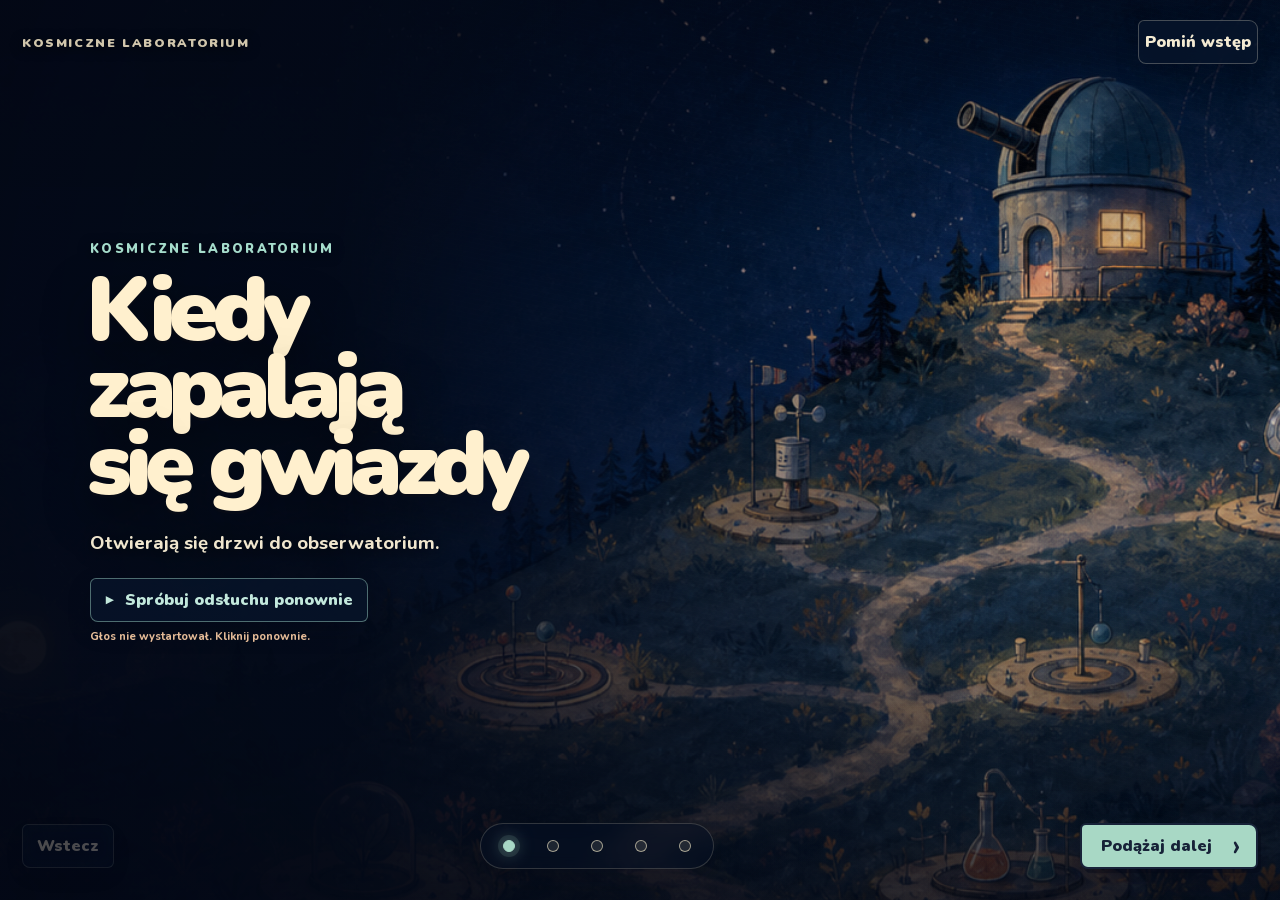
<file: index.html>
<!doctype html>
<html lang="pl">
  <head>
    <meta charset="UTF-8" />
    <meta
      name="viewport"
      content="width=device-width, initial-scale=1.0, viewport-fit=cover"
    />
    <meta
      name="description"
      content="Otwórz malarskie obserwatorium. Rzuć piłkę, przechyl Ziemię i pozwól planetom zakrzywić drogę. Fizyka dla małych rąk, bez punktów, reklam i pośpiechu."
    />
    <link
      rel="canonical"
      href="https://jakiesluchawki.github.io/kosmiczne-laboratorium/"
    />
    <meta property="og:locale" content="pl_PL" />
    <meta property="og:type" content="website" />
    <meta property="og:site_name" content="Kosmiczne Laboratorium" />
    <meta
      property="og:url"
      content="https://jakiesluchawki.github.io/kosmiczne-laboratorium/"
    />
    <meta
      property="og:title"
      content="Kosmiczne Laboratorium — małe ręce, wielkie orbity"
    />
    <meta
      property="og:description"
      content="Malarskie, dotykowe eksperymenty z grawitacją, orbitami, porami roku i fazami Księżyca."
    />
    <meta
      property="og:image"
      content="https://jakiesluchawki.github.io/kosmiczne-laboratorium/social/kosmiczne-laboratorium-og.jpg"
    />
    <meta property="og:image:width" content="1200" />
    <meta property="og:image:height" content="630" />
    <meta
      property="og:image:alt"
      content="Malarskie nocne obserwatorium z sześcioma ścieżkami do kosmicznych eksperymentów"
    />
    <meta name="twitter:card" content="summary_large_image" />
    <meta
      name="twitter:title"
      content="Kosmiczne Laboratorium — małe ręce, wielkie orbity"
    />
    <meta
      name="twitter:description"
      content="Malarskie, dotykowe eksperymenty z fizyki dla dzieci."
    />
    <meta
      name="twitter:image"
      content="https://jakiesluchawki.github.io/kosmiczne-laboratorium/social/kosmiczne-laboratorium-og.jpg"
    />
    <meta
      name="twitter:image:alt"
      content="Malarskie nocne obserwatorium z sześcioma ścieżkami do kosmicznych eksperymentów"
    />
    <meta name="theme-color" content="#11153f" />
    <meta name="apple-mobile-web-app-capable" content="yes" />
    <meta name="apple-mobile-web-app-status-bar-style" content="black-translucent" />
    <meta name="apple-mobile-web-app-title" content="Kosmiczne Lab" />
    <link rel="manifest" href="./manifest.webmanifest" />
    <link rel="icon" type="image/png" href="./icons/app-icon-192.png" />
    <link rel="apple-touch-icon" href="./icons/apple-touch-icon.png" />
    <title>Kosmiczne Laboratorium</title>
    <script type="module" crossorigin src="./assets/index-BJDrZ8Y0.js"></script>
    <link rel="stylesheet" crossorigin href="./assets/index-rJz1g-fN.css">
  </head>
  <body>
    <div id="root"></div>
  </body>
</html>
</file>
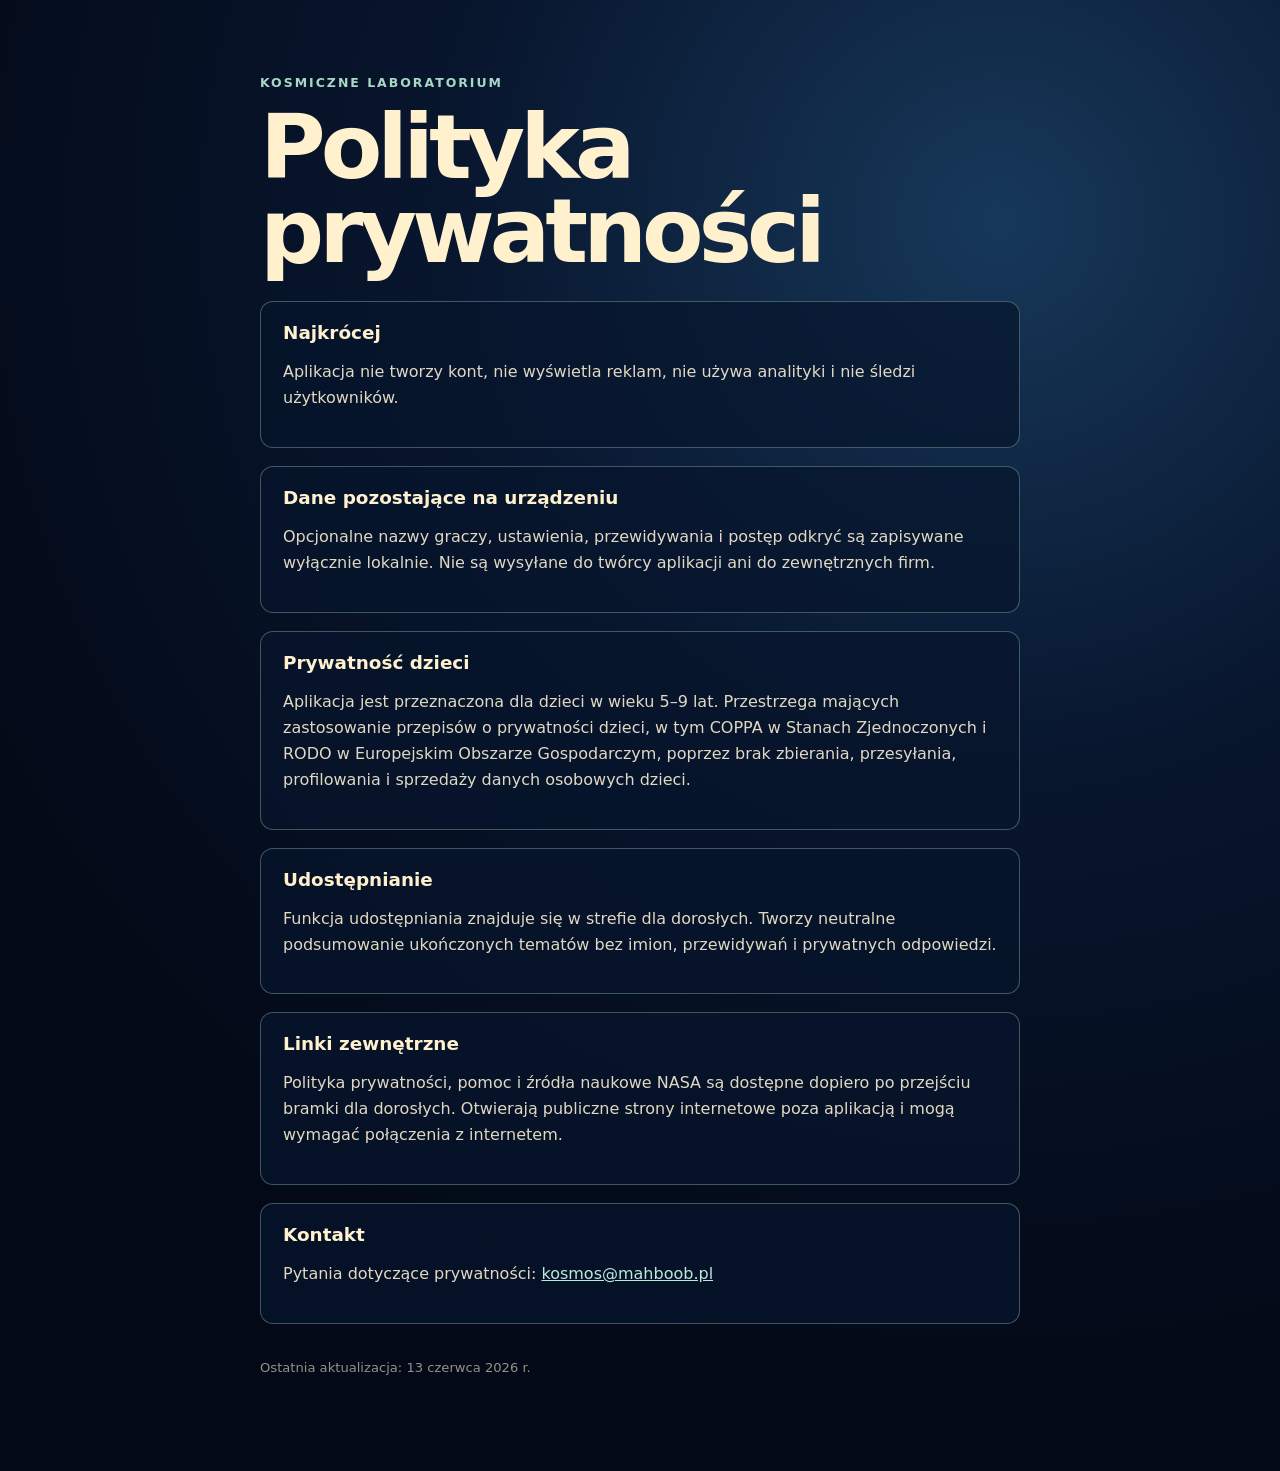
<file: privacy/index.html>
<!doctype html>
<html lang="pl">
  <head>
    <meta charset="UTF-8" />
    <meta name="viewport" content="width=device-width, initial-scale=1" />
    <meta name="color-scheme" content="dark" />
    <title>Polityka prywatności — Kosmiczne Laboratorium</title>
    <style>
      :root { color: #fff0ce; background: #061127; font-family: ui-rounded, "Arial Rounded MT Bold", system-ui, sans-serif; }
      * { box-sizing: border-box; }
      body { min-height: 100vh; margin: 0; background: radial-gradient(circle at 78% 15%, #17385a 0, #08162e 34%, #030916 74%); }
      main { width: min(760px, calc(100% - 32px)); margin: 0 auto; padding: 72px 0 96px; }
      .eyebrow { color: #a8d8c5; font-size: .78rem; font-weight: 900; letter-spacing: .16em; text-transform: uppercase; }
      h1 { margin: 14px 0 28px; font-size: clamp(2.7rem, 8vw, 5.6rem); line-height: .94; letter-spacing: -.055em; }
      section { margin: 18px 0; padding: 20px 22px; border: 1px solid rgba(168,216,197,.35); border-radius: 13px; background: rgba(8,22,45,.72); }
      h2 { margin: 0 0 10px; font-size: 1.15rem; }
      p, li { color: rgba(255,244,215,.88); line-height: 1.62; }
      a { color: #bce8dc; }
      footer { margin-top: 36px; color: rgba(255,244,215,.58); font-size: .82rem; }
    </style>
  </head>
  <body>
    <main>
      <span class="eyebrow">Kosmiczne Laboratorium</span>
      <h1>Polityka prywatności</h1>
      <section>
        <h2>Najkrócej</h2>
        <p>Aplikacja nie tworzy kont, nie wyświetla reklam, nie używa analityki i nie śledzi użytkowników.</p>
      </section>
      <section>
        <h2>Dane pozostające na urządzeniu</h2>
        <p>Opcjonalne nazwy graczy, ustawienia, przewidywania i postęp odkryć są zapisywane wyłącznie lokalnie. Nie są wysyłane do twórcy aplikacji ani do zewnętrznych firm.</p>
      </section>
      <section>
        <h2>Prywatność dzieci</h2>
        <p>Aplikacja jest przeznaczona dla dzieci w wieku 5–9 lat. Przestrzega mających zastosowanie przepisów o prywatności dzieci, w tym COPPA w Stanach Zjednoczonych i RODO w Europejskim Obszarze Gospodarczym, poprzez brak zbierania, przesyłania, profilowania i sprzedaży danych osobowych dzieci.</p>
      </section>
      <section>
        <h2>Udostępnianie</h2>
        <p>Funkcja udostępniania znajduje się w strefie dla dorosłych. Tworzy neutralne podsumowanie ukończonych tematów bez imion, przewidywań i prywatnych odpowiedzi.</p>
      </section>
      <section>
        <h2>Linki zewnętrzne</h2>
        <p>Polityka prywatności, pomoc i źródła naukowe NASA są dostępne dopiero po przejściu bramki dla dorosłych. Otwierają publiczne strony internetowe poza aplikacją i mogą wymagać połączenia z internetem.</p>
      </section>
      <section>
        <h2>Kontakt</h2>
        <p>Pytania dotyczące prywatności: <a href="mailto:kosmos@mahboob.pl">kosmos@mahboob.pl</a></p>
      </section>
      <footer>Ostatnia aktualizacja: 13 czerwca 2026 r.</footer>
    </main>
  </body>
</html>
</file>
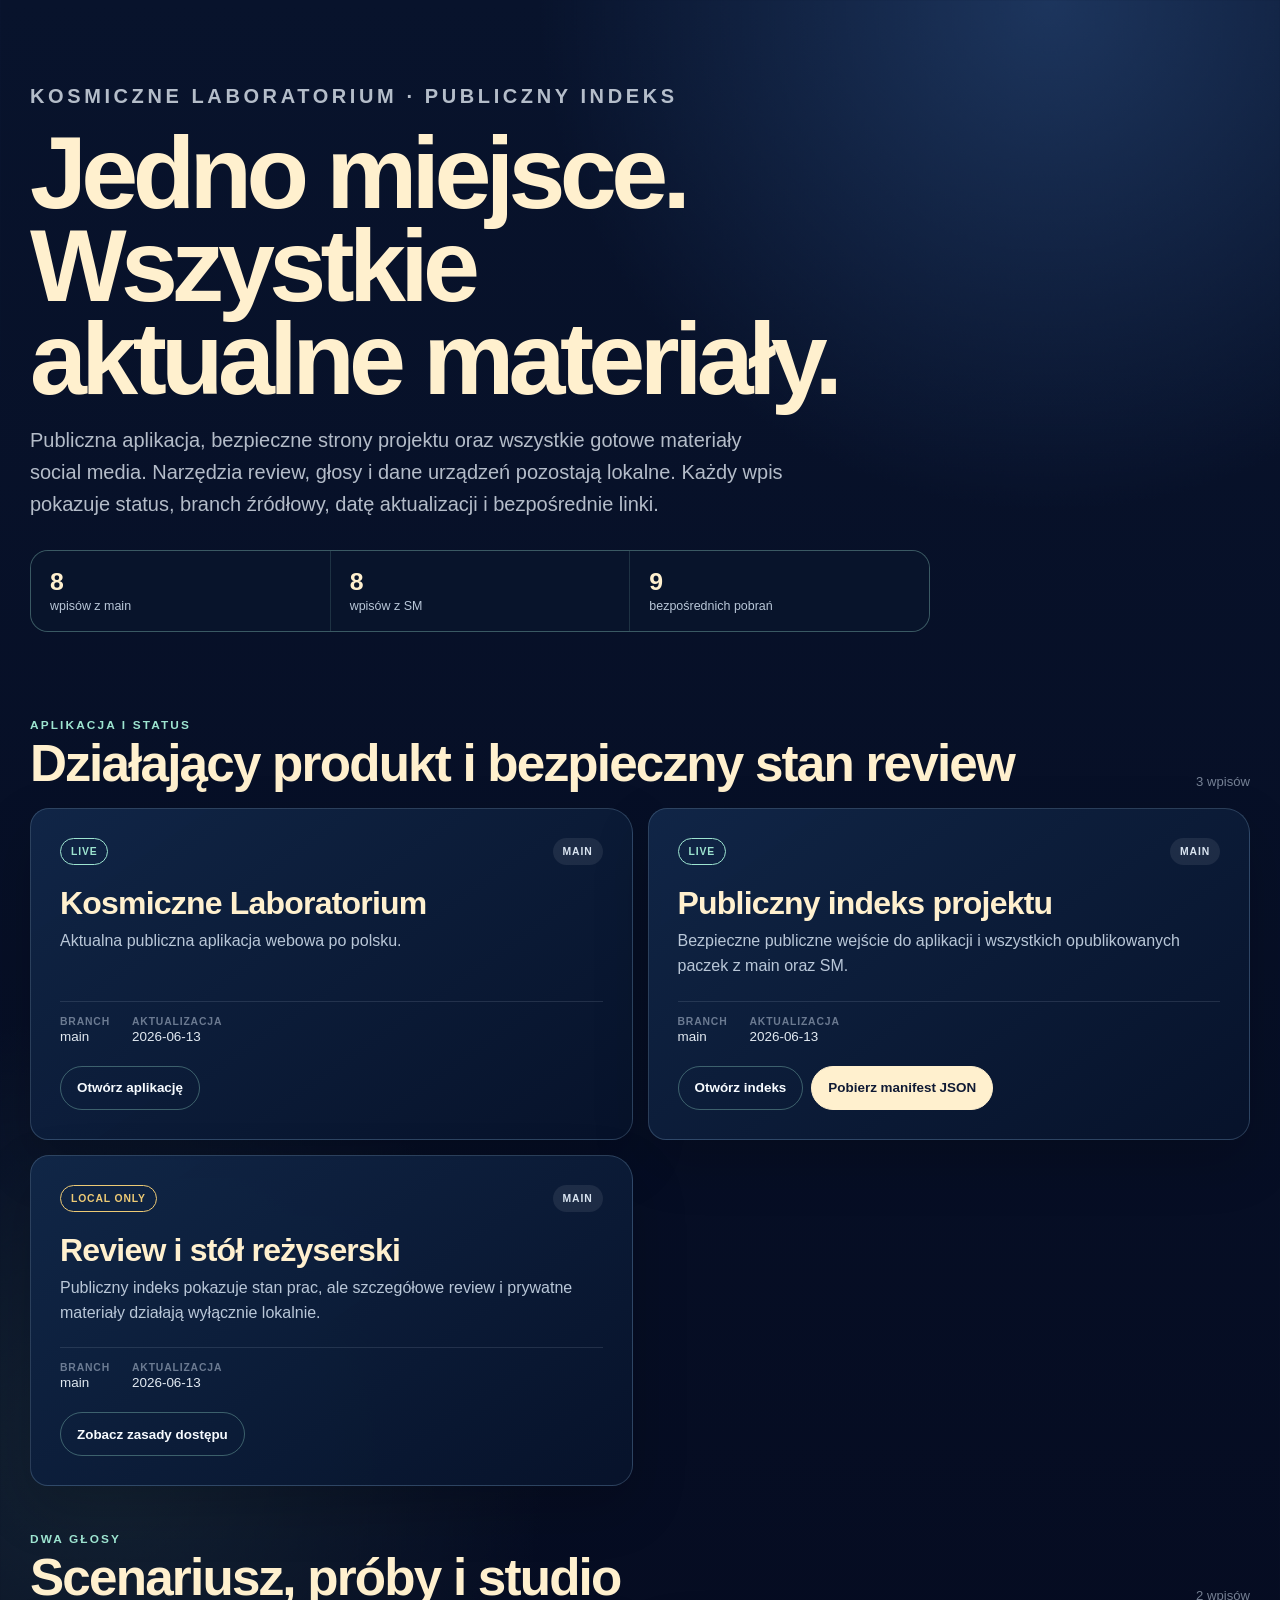
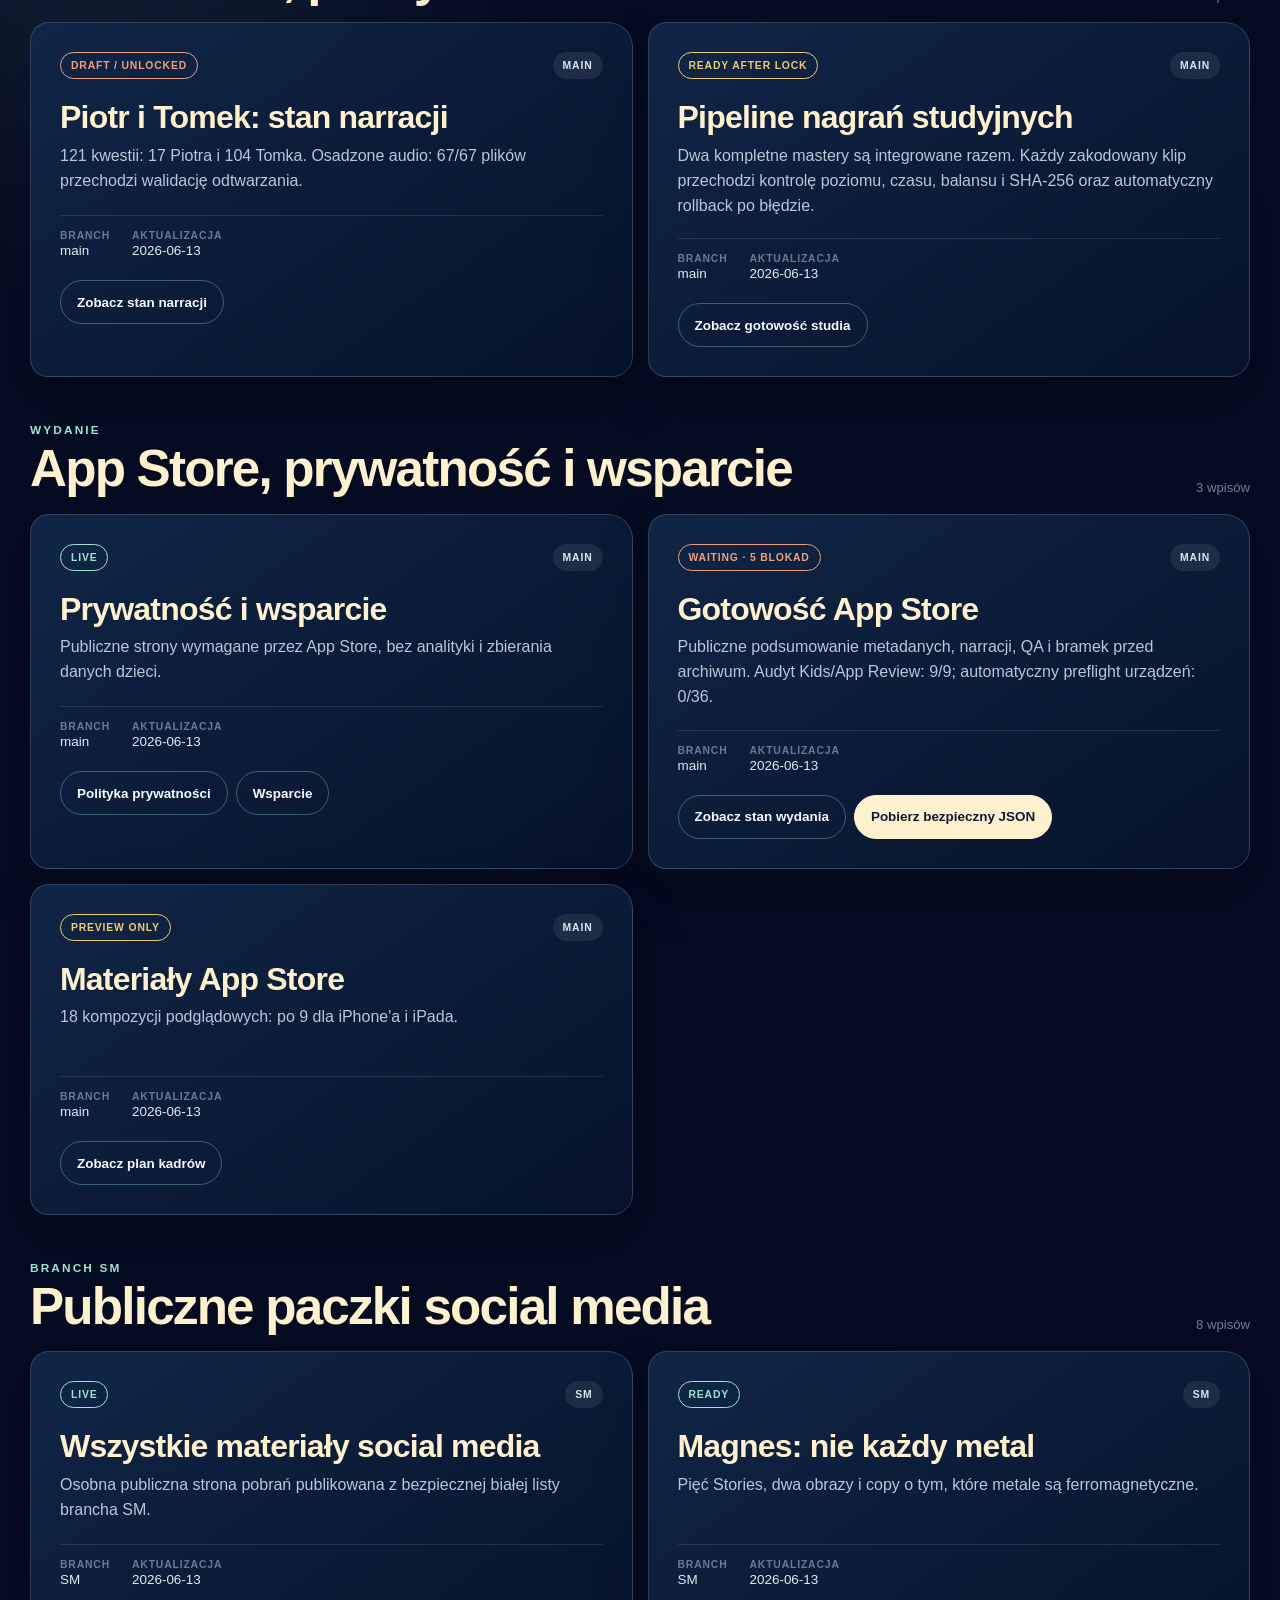
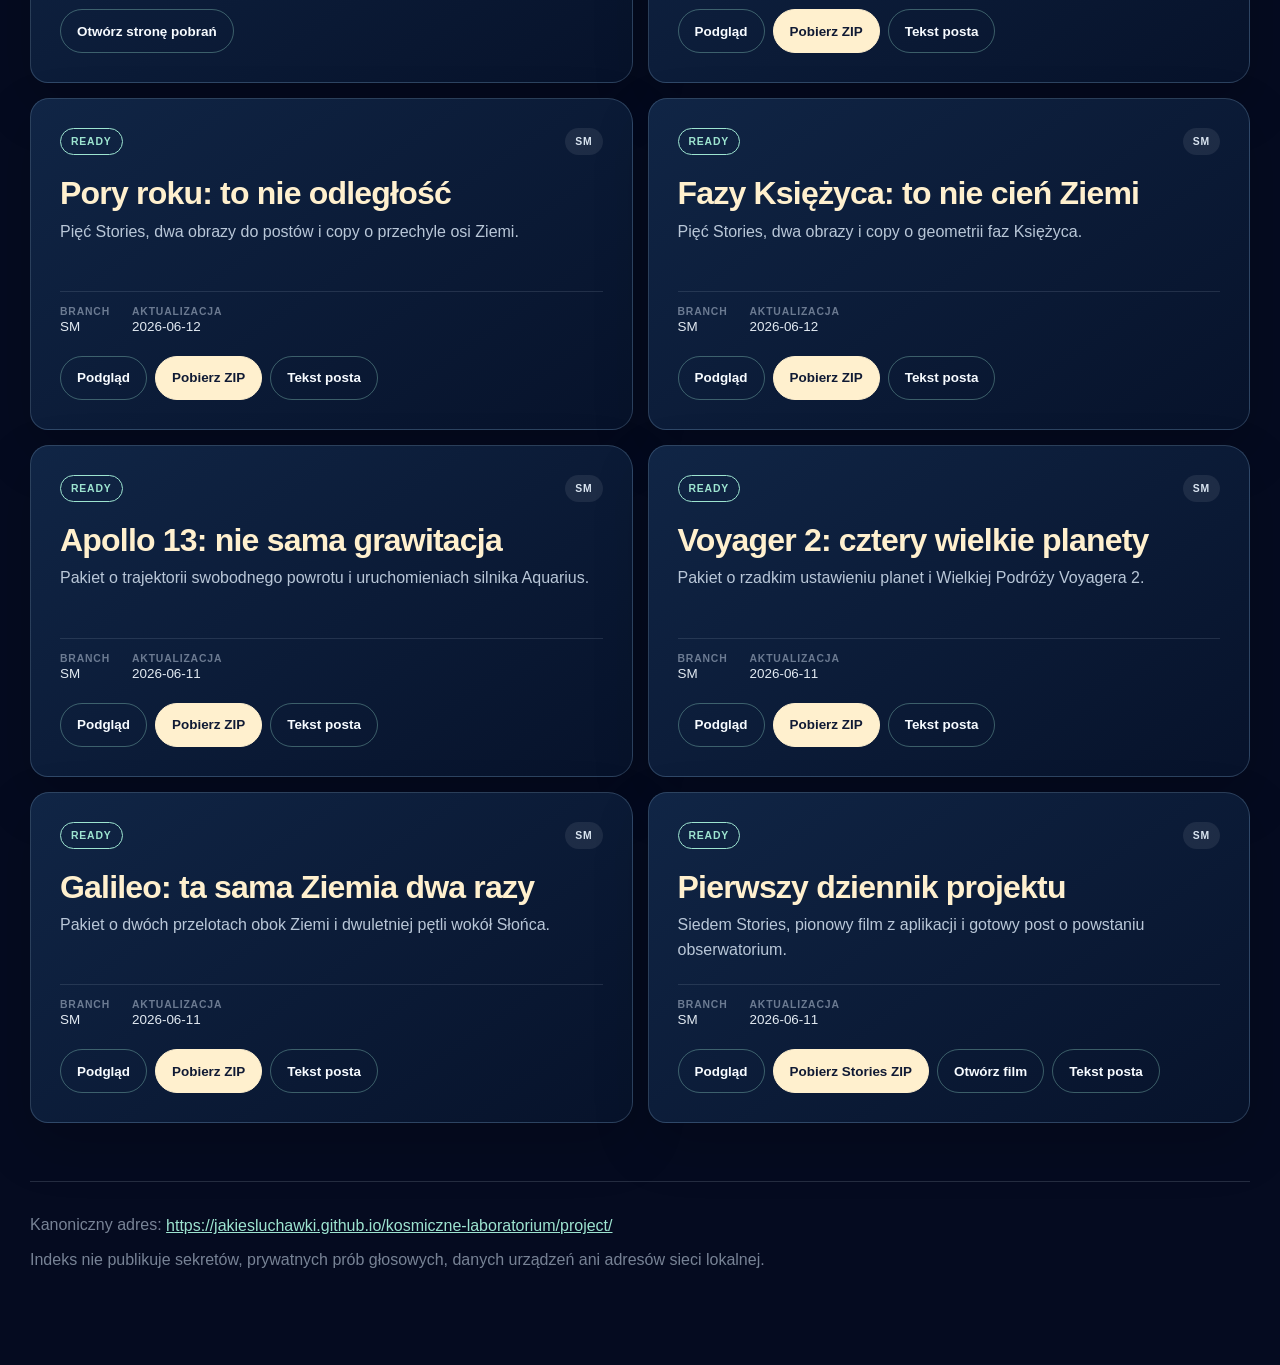
<file: project/index.html>
<!doctype html>
<html lang="pl">
<head>
  <meta charset="utf-8">
  <meta name="viewport" content="width=device-width, initial-scale=1">
  <meta name="robots" content="index, follow">
  <meta name="description" content="Publiczna aplikacja, bezpieczne strony projektu oraz wszystkie gotowe materiały social media. Narzędzia review, głosy i dane urządzeń pozostają lokalne.">
  <link rel="canonical" href="https://jakiesluchawki.github.io/kosmiczne-laboratorium/project/">
  <link rel="icon" href="/icons/app-icon-192.png">
  <title>Kosmiczne Laboratorium - indeks projektu</title>
  <style>
    :root {
      color-scheme: dark;
      --night: #050b20;
      --paper: #fff0ce;
      --muted: #b9c7d8;
      --mint: #9de4d0;
      --gold: #edca75;
      --coral: #ef9e82;
      font-family: "Avenir Next", "Nunito", -apple-system, BlinkMacSystemFont, "Segoe UI", sans-serif;
    }
    * { box-sizing: border-box; }
    html { background: var(--night); }
    body {
      margin: 0;
      min-height: 100vh;
      background:
        radial-gradient(circle at 82% 0%, rgba(49, 87, 142, .5), transparent 32rem),
        radial-gradient(circle at 8% 32%, rgba(83, 132, 124, .18), transparent 28rem),
        linear-gradient(180deg, #08132c, var(--night) 42%);
      color: var(--paper);
    }
    a { color: inherit; }
    main { width: min(1220px, calc(100% - 32px)); margin: 0 auto; padding: 58px 0 92px; }
    .hero { max-width: 900px; padding: clamp(8px, 2vw, 22px) 0 40px; }
    .eyebrow, .section-heading p {
      margin: 0;
      color: var(--mint);
      font-size: .74rem;
      font-weight: 900;
      letter-spacing: .18em;
      text-transform: uppercase;
    }
    h1 {
      max-width: 820px;
      margin: 14px 0 18px;
      font-size: clamp(3rem, 8vw, 6.9rem);
      line-height: .91;
      letter-spacing: -.055em;
    }
    .hero > p {
      max-width: 760px;
      margin: 0;
      color: rgba(229, 237, 246, .78);
      font-size: clamp(1.04rem, 2vw, 1.25rem);
      line-height: 1.6;
    }
    .summary {
      display: grid;
      grid-template-columns: repeat(3, minmax(0, 1fr));
      gap: 1px;
      margin-top: 30px;
      overflow: hidden;
      border: 1px solid rgba(157, 228, 208, .22);
      border-radius: 18px;
      background: rgba(157, 228, 208, .16);
    }
    .summary div { padding: 17px 19px; background: rgba(7, 18, 42, .92); }
    .summary strong { display: block; color: var(--paper); font-size: 1.55rem; }
    .summary span { color: var(--muted); font-size: .78rem; }
    .catalog-section { padding-top: 46px; }
    .section-heading {
      display: grid;
      grid-template-columns: minmax(0, 1fr) auto;
      gap: 6px 24px;
      align-items: end;
      margin-bottom: 19px;
    }
    .section-heading p { grid-column: 1 / -1; }
    .section-heading h2 {
      margin: 0;
      font-size: clamp(1.85rem, 4vw, 3.25rem);
      line-height: 1;
      letter-spacing: -.035em;
    }
    .section-heading span { color: rgba(185, 199, 216, .62); font-size: .82rem; }
    .grid { display: grid; grid-template-columns: repeat(2, minmax(0, 1fr)); gap: 15px; }
    .entry {
      min-width: 0;
      padding: clamp(21px, 3vw, 29px);
      border: 1px solid rgba(115, 151, 181, .32);
      border-radius: 19px 25px 21px 18px;
      background:
        linear-gradient(145deg, rgba(17, 39, 72, .95), rgba(7, 19, 43, .96));
      box-shadow: 0 22px 55px rgba(0, 0, 0, .18);
    }
    .entry-topline { display: flex; flex-wrap: wrap; justify-content: space-between; gap: 10px; }
    .status, .branch {
      display: inline-flex;
      min-height: 27px;
      align-items: center;
      border-radius: 999px;
      padding: 0 10px;
      font-size: .65rem;
      font-weight: 900;
      letter-spacing: .08em;
      text-transform: uppercase;
    }
    .status { border: 1px solid currentColor; }
    .status.is-live, .status.is-ready { color: var(--mint); }
    .status.is-review { color: var(--gold); }
    .status.is-waiting { color: var(--coral); }
    .branch { color: #d9e4f0; background: rgba(255, 255, 255, .08); }
    .entry h3 {
      margin: 21px 0 9px;
      color: var(--paper);
      font-size: clamp(1.35rem, 3vw, 2rem);
      line-height: 1.08;
      letter-spacing: -.025em;
    }
    .entry > p { min-height: 3.2em; margin: 0; color: var(--muted); line-height: 1.55; }
    dl {
      display: flex;
      flex-wrap: wrap;
      gap: 10px 22px;
      margin: 20px 0 0;
      padding-top: 14px;
      border-top: 1px solid rgba(185, 199, 216, .14);
    }
    dl div { display: grid; gap: 2px; }
    dt { color: rgba(185, 199, 216, .55); font-size: .65rem; font-weight: 800; letter-spacing: .08em; text-transform: uppercase; }
    dd { margin: 0; color: #e2eaf2; font-size: .84rem; }
    .actions { display: flex; flex-wrap: wrap; gap: 8px; margin-top: 22px; }
    .actions a {
      display: inline-flex;
      min-height: 44px;
      align-items: center;
      justify-content: center;
      border: 1px solid rgba(157, 228, 208, .34);
      border-radius: 999px;
      padding: 0 16px;
      color: #f7fbff;
      font-size: .84rem;
      font-weight: 800;
      text-decoration: none;
    }
    .actions a.is-download { border-color: var(--paper); background: var(--paper); color: #101a34; }
    .actions a:hover, .actions a:focus-visible { border-color: var(--mint); outline: 3px solid rgba(157, 228, 208, .18); outline-offset: 2px; }
    .local-notice { max-width: 760px; margin-top: 24px; padding: 15px 17px; border: 1px solid rgba(237, 202, 117, .45); border-radius: 15px; color: #f6dfaa; background: rgba(87, 64, 17, .22); line-height: 1.5; }
    footer { margin-top: 58px; padding-top: 22px; border-top: 1px solid rgba(185, 199, 216, .18); color: rgba(185, 199, 216, .64); line-height: 1.55; }
    footer a {
      display: inline-block;
      min-height: 44px;
      padding: 11px 0;
      color: var(--mint);
      line-height: 22px;
      overflow-wrap: anywhere;
      vertical-align: middle;
    }
    @media (max-width: 720px) {
      main { width: min(100% - 22px, 620px); padding-top: 38px; }
      .summary, .grid { grid-template-columns: 1fr; }
      .section-heading { grid-template-columns: 1fr; }
      .section-heading span { display: none; }
      .entry > p { min-height: 0; }
      .actions a { width: 100%; }
    }
  </style>
</head>
<body>
  <main>
    <header class="hero">
      <p class="eyebrow">KOSMICZNE LABORATORIUM · PUBLICZNY INDEKS</p>
      <h1>Jedno miejsce. Wszystkie aktualne materiały.</h1>
      <p>Publiczna aplikacja, bezpieczne strony projektu oraz wszystkie gotowe materiały social media. Narzędzia review, głosy i dane urządzeń pozostają lokalne. Każdy wpis pokazuje status, branch źródłowy, datę aktualizacji i bezpośrednie linki.</p>
      
      <div class="summary" aria-label="Podsumowanie indeksu">
        <div><strong>8</strong><span>wpisów z main</span></div>
        <div><strong>8</strong><span>wpisów z SM</span></div>
        <div><strong>9</strong><span>bezpośrednich pobrań</span></div>
      </div>
    </header>
    <section class="catalog-section" id="application">
        <header class="section-heading">
          <p>APLIKACJA I STATUS</p>
          <h2>Działający produkt i bezpieczny stan review</h2>
          <span>3 wpisów</span>
        </header>
        <div class="grid"><article class="entry">
    <div class="entry-topline">
      <span class="status is-live">LIVE</span>
      <span class="branch">main</span>
    </div>
    <h3>Kosmiczne Laboratorium</h3>
    <p>Aktualna publiczna aplikacja webowa po polsku.</p>
    <dl>
      <div><dt>Branch</dt><dd>main</dd></div>
      <div><dt>Aktualizacja</dt><dd>2026-06-13</dd></div>
    </dl>
    <div class="actions"><a class="" href="https://jakiesluchawki.github.io/kosmiczne-laboratorium/">
        Otwórz aplikację
      </a></div>
  </article><article class="entry">
    <div class="entry-topline">
      <span class="status is-live">LIVE</span>
      <span class="branch">main</span>
    </div>
    <h3>Publiczny indeks projektu</h3>
    <p>Bezpieczne publiczne wejście do aplikacji i wszystkich opublikowanych paczek z main oraz SM.</p>
    <dl>
      <div><dt>Branch</dt><dd>main</dd></div>
      <div><dt>Aktualizacja</dt><dd>2026-06-13</dd></div>
    </dl>
    <div class="actions"><a class="" href="https://jakiesluchawki.github.io/kosmiczne-laboratorium/project/">
        Otwórz indeks
      </a><a class="is-download" href="https://jakiesluchawki.github.io/kosmiczne-laboratorium/project/project-index.json" download>
        Pobierz manifest JSON
      </a></div>
  </article><article class="entry">
    <div class="entry-topline">
      <span class="status is-review">LOCAL ONLY</span>
      <span class="branch">main</span>
    </div>
    <h3>Review i stół reżyserski</h3>
    <p>Publiczny indeks pokazuje stan prac, ale szczegółowe review i prywatne materiały działają wyłącznie lokalnie.</p>
    <dl>
      <div><dt>Branch</dt><dd>main</dd></div>
      <div><dt>Aktualizacja</dt><dd>2026-06-13</dd></div>
    </dl>
    <div class="actions"><a class="" href="https://jakiesluchawki.github.io/kosmiczne-laboratorium/project/status/#review">
        Zobacz zasady dostępu
      </a></div>
  </article></div>
      </section><section class="catalog-section" id="narration">
        <header class="section-heading">
          <p>DWA GŁOSY</p>
          <h2>Scenariusz, próby i studio</h2>
          <span>2 wpisów</span>
        </header>
        <div class="grid"><article class="entry">
    <div class="entry-topline">
      <span class="status is-waiting">DRAFT / UNLOCKED</span>
      <span class="branch">main</span>
    </div>
    <h3>Piotr i Tomek: stan narracji</h3>
    <p>121 kwestii: 17 Piotra i 104 Tomka. Osadzone audio: 67/67 plików przechodzi walidację odtwarzania.</p>
    <dl>
      <div><dt>Branch</dt><dd>main</dd></div>
      <div><dt>Aktualizacja</dt><dd>2026-06-13</dd></div>
    </dl>
    <div class="actions"><a class="" href="https://jakiesluchawki.github.io/kosmiczne-laboratorium/project/status/#narration">
        Zobacz stan narracji
      </a></div>
  </article><article class="entry">
    <div class="entry-topline">
      <span class="status is-review">READY AFTER LOCK</span>
      <span class="branch">main</span>
    </div>
    <h3>Pipeline nagrań studyjnych</h3>
    <p>Dwa kompletne mastery są integrowane razem. Każdy zakodowany klip przechodzi kontrolę poziomu, czasu, balansu i SHA-256 oraz automatyczny rollback po błędzie.</p>
    <dl>
      <div><dt>Branch</dt><dd>main</dd></div>
      <div><dt>Aktualizacja</dt><dd>2026-06-13</dd></div>
    </dl>
    <div class="actions"><a class="" href="https://jakiesluchawki.github.io/kosmiczne-laboratorium/project/status/#studio">
        Zobacz gotowość studia
      </a></div>
  </article></div>
      </section><section class="catalog-section" id="release">
        <header class="section-heading">
          <p>WYDANIE</p>
          <h2>App Store, prywatność i wsparcie</h2>
          <span>3 wpisów</span>
        </header>
        <div class="grid"><article class="entry">
    <div class="entry-topline">
      <span class="status is-live">LIVE</span>
      <span class="branch">main</span>
    </div>
    <h3>Prywatność i wsparcie</h3>
    <p>Publiczne strony wymagane przez App Store, bez analityki i zbierania danych dzieci.</p>
    <dl>
      <div><dt>Branch</dt><dd>main</dd></div>
      <div><dt>Aktualizacja</dt><dd>2026-06-13</dd></div>
    </dl>
    <div class="actions"><a class="" href="https://jakiesluchawki.github.io/kosmiczne-laboratorium/privacy/">
        Polityka prywatności
      </a><a class="" href="https://jakiesluchawki.github.io/kosmiczne-laboratorium/support/">
        Wsparcie
      </a></div>
  </article><article class="entry">
    <div class="entry-topline">
      <span class="status is-waiting">WAITING · 5 BLOKAD</span>
      <span class="branch">main</span>
    </div>
    <h3>Gotowość App Store</h3>
    <p>Publiczne podsumowanie metadanych, narracji, QA i bramek przed archiwum. Audyt Kids/App Review: 9/9; automatyczny preflight urządzeń: 0/36.</p>
    <dl>
      <div><dt>Branch</dt><dd>main</dd></div>
      <div><dt>Aktualizacja</dt><dd>2026-06-13</dd></div>
    </dl>
    <div class="actions"><a class="" href="https://jakiesluchawki.github.io/kosmiczne-laboratorium/project/status/#app-store">
        Zobacz stan wydania
      </a><a class="is-download" href="https://jakiesluchawki.github.io/kosmiczne-laboratorium/project/status/public-status.json" download>
        Pobierz bezpieczny JSON
      </a></div>
  </article><article class="entry">
    <div class="entry-topline">
      <span class="status is-review">PREVIEW ONLY</span>
      <span class="branch">main</span>
    </div>
    <h3>Materiały App Store</h3>
    <p>18 kompozycji podglądowych: po 9 dla iPhone&#039;a i iPada.</p>
    <dl>
      <div><dt>Branch</dt><dd>main</dd></div>
      <div><dt>Aktualizacja</dt><dd>2026-06-13</dd></div>
    </dl>
    <div class="actions"><a class="" href="https://jakiesluchawki.github.io/kosmiczne-laboratorium/project/status/#screenshots">
        Zobacz plan kadrów
      </a></div>
  </article></div>
      </section><section class="catalog-section" id="social">
        <header class="section-heading">
          <p>BRANCH SM</p>
          <h2>Publiczne paczki social media</h2>
          <span>8 wpisów</span>
        </header>
        <div class="grid"><article class="entry">
    <div class="entry-topline">
      <span class="status is-live">LIVE</span>
      <span class="branch">SM</span>
    </div>
    <h3>Wszystkie materiały social media</h3>
    <p>Osobna publiczna strona pobrań publikowana z bezpiecznej białej listy brancha SM.</p>
    <dl>
      <div><dt>Branch</dt><dd>SM</dd></div>
      <div><dt>Aktualizacja</dt><dd>2026-06-13</dd></div>
    </dl>
    <div class="actions"><a class="" href="https://jakiesluchawki.github.io/kosmiczne-laboratorium-media/">
        Otwórz stronę pobrań
      </a></div>
  </article><article class="entry">
    <div class="entry-topline">
      <span class="status is-ready">READY</span>
      <span class="branch">SM</span>
    </div>
    <h3>Magnes: nie każdy metal</h3>
    <p>Pięć Stories, dwa obrazy i copy o tym, które metale są ferromagnetyczne.</p>
    <dl>
      <div><dt>Branch</dt><dd>SM</dd></div>
      <div><dt>Aktualizacja</dt><dd>2026-06-13</dd></div>
    </dl>
    <div class="actions"><a class="" href="https://jakiesluchawki.github.io/kosmiczne-laboratorium-media/2026-06-13-magnet-not-every-metal/preview.png">
        Podgląd
      </a><a class="is-download" href="https://jakiesluchawki.github.io/kosmiczne-laboratorium-media/2026-06-13-magnet-not-every-metal/magnet-not-every-metal.zip" download>
        Pobierz ZIP
      </a><a class="" href="https://jakiesluchawki.github.io/kosmiczne-laboratorium-media/2026-06-13-magnet-not-every-metal/linkedin-facebook-post.md">
        Tekst posta
      </a></div>
  </article><article class="entry">
    <div class="entry-topline">
      <span class="status is-ready">READY</span>
      <span class="branch">SM</span>
    </div>
    <h3>Pory roku: to nie odległość</h3>
    <p>Pięć Stories, dwa obrazy do postów i copy o przechyle osi Ziemi.</p>
    <dl>
      <div><dt>Branch</dt><dd>SM</dd></div>
      <div><dt>Aktualizacja</dt><dd>2026-06-12</dd></div>
    </dl>
    <div class="actions"><a class="" href="https://jakiesluchawki.github.io/kosmiczne-laboratorium-media/2026-06-12-seasons-not-distance/preview.png">
        Podgląd
      </a><a class="is-download" href="https://jakiesluchawki.github.io/kosmiczne-laboratorium-media/2026-06-12-seasons-not-distance/seasons-not-distance.zip" download>
        Pobierz ZIP
      </a><a class="" href="https://jakiesluchawki.github.io/kosmiczne-laboratorium-media/2026-06-12-seasons-not-distance/linkedin-facebook-post.md">
        Tekst posta
      </a></div>
  </article><article class="entry">
    <div class="entry-topline">
      <span class="status is-ready">READY</span>
      <span class="branch">SM</span>
    </div>
    <h3>Fazy Księżyca: to nie cień Ziemi</h3>
    <p>Pięć Stories, dwa obrazy i copy o geometrii faz Księżyca.</p>
    <dl>
      <div><dt>Branch</dt><dd>SM</dd></div>
      <div><dt>Aktualizacja</dt><dd>2026-06-12</dd></div>
    </dl>
    <div class="actions"><a class="" href="https://jakiesluchawki.github.io/kosmiczne-laboratorium-media/2026-06-12-moon-phases-not-earth-shadow/preview.png">
        Podgląd
      </a><a class="is-download" href="https://jakiesluchawki.github.io/kosmiczne-laboratorium-media/2026-06-12-moon-phases-not-earth-shadow/moon-phases-not-earth-shadow.zip" download>
        Pobierz ZIP
      </a><a class="" href="https://jakiesluchawki.github.io/kosmiczne-laboratorium-media/2026-06-12-moon-phases-not-earth-shadow/linkedin-facebook-post.md">
        Tekst posta
      </a></div>
  </article><article class="entry">
    <div class="entry-topline">
      <span class="status is-ready">READY</span>
      <span class="branch">SM</span>
    </div>
    <h3>Apollo 13: nie sama grawitacja</h3>
    <p>Pakiet o trajektorii swobodnego powrotu i uruchomieniach silnika Aquarius.</p>
    <dl>
      <div><dt>Branch</dt><dd>SM</dd></div>
      <div><dt>Aktualizacja</dt><dd>2026-06-11</dd></div>
    </dl>
    <div class="actions"><a class="" href="https://jakiesluchawki.github.io/kosmiczne-laboratorium-media/2026-06-11-apollo13-not-just-gravity/preview.png">
        Podgląd
      </a><a class="is-download" href="https://jakiesluchawki.github.io/kosmiczne-laboratorium-media/2026-06-11-apollo13-not-just-gravity/apollo13-not-just-gravity.zip" download>
        Pobierz ZIP
      </a><a class="" href="https://jakiesluchawki.github.io/kosmiczne-laboratorium-media/2026-06-11-apollo13-not-just-gravity/linkedin-facebook-post.md">
        Tekst posta
      </a></div>
  </article><article class="entry">
    <div class="entry-topline">
      <span class="status is-ready">READY</span>
      <span class="branch">SM</span>
    </div>
    <h3>Voyager 2: cztery wielkie planety</h3>
    <p>Pakiet o rzadkim ustawieniu planet i Wielkiej Podróży Voyagera 2.</p>
    <dl>
      <div><dt>Branch</dt><dd>SM</dd></div>
      <div><dt>Aktualizacja</dt><dd>2026-06-11</dd></div>
    </dl>
    <div class="actions"><a class="" href="https://jakiesluchawki.github.io/kosmiczne-laboratorium-media/2026-06-11-voyager-grand-tour/preview.png">
        Podgląd
      </a><a class="is-download" href="https://jakiesluchawki.github.io/kosmiczne-laboratorium-media/2026-06-11-voyager-grand-tour/voyager-grand-tour.zip" download>
        Pobierz ZIP
      </a><a class="" href="https://jakiesluchawki.github.io/kosmiczne-laboratorium-media/2026-06-11-voyager-grand-tour/linkedin-facebook-post.md">
        Tekst posta
      </a></div>
  </article><article class="entry">
    <div class="entry-topline">
      <span class="status is-ready">READY</span>
      <span class="branch">SM</span>
    </div>
    <h3>Galileo: ta sama Ziemia dwa razy</h3>
    <p>Pakiet o dwóch przelotach obok Ziemi i dwuletniej pętli wokół Słońca.</p>
    <dl>
      <div><dt>Branch</dt><dd>SM</dd></div>
      <div><dt>Aktualizacja</dt><dd>2026-06-11</dd></div>
    </dl>
    <div class="actions"><a class="" href="https://jakiesluchawki.github.io/kosmiczne-laboratorium-media/2026-06-11-galileo-earth-twice/preview.png">
        Podgląd
      </a><a class="is-download" href="https://jakiesluchawki.github.io/kosmiczne-laboratorium-media/2026-06-11-galileo-earth-twice/galileo-earth-twice.zip" download>
        Pobierz ZIP
      </a><a class="" href="https://jakiesluchawki.github.io/kosmiczne-laboratorium-media/2026-06-11-galileo-earth-twice/linkedin-facebook-post.md">
        Tekst posta
      </a></div>
  </article><article class="entry">
    <div class="entry-topline">
      <span class="status is-ready">READY</span>
      <span class="branch">SM</span>
    </div>
    <h3>Pierwszy dziennik projektu</h3>
    <p>Siedem Stories, pionowy film z aplikacji i gotowy post o powstaniu obserwatorium.</p>
    <dl>
      <div><dt>Branch</dt><dd>SM</dd></div>
      <div><dt>Aktualizacja</dt><dd>2026-06-11</dd></div>
    </dl>
    <div class="actions"><a class="" href="https://jakiesluchawki.github.io/kosmiczne-laboratorium-media/2026-06-11-project-update/instagram-stories/podglad-zestawu.png">
        Podgląd
      </a><a class="is-download" href="https://jakiesluchawki.github.io/kosmiczne-laboratorium-media/2026-06-11-project-update/instagram-stories.zip" download>
        Pobierz Stories ZIP
      </a><a class="" href="https://jakiesluchawki.github.io/kosmiczne-laboratorium-media/2026-06-11-project-update/video/kosmiczne-laboratorium-demo.mp4">
        Otwórz film
      </a><a class="" href="https://jakiesluchawki.github.io/kosmiczne-laboratorium-media/2026-06-11-project-update/linkedin-post.md">
        Tekst posta
      </a></div>
  </article></div>
      </section>
    <footer>
      Kanoniczny adres: <a href="https://jakiesluchawki.github.io/kosmiczne-laboratorium/project/">https://jakiesluchawki.github.io/kosmiczne-laboratorium/project/</a><br>
      Indeks nie publikuje sekretów, prywatnych prób głosowych, danych urządzeń ani adresów sieci lokalnej.
    </footer>
  </main>
</body>
</html>
</file>
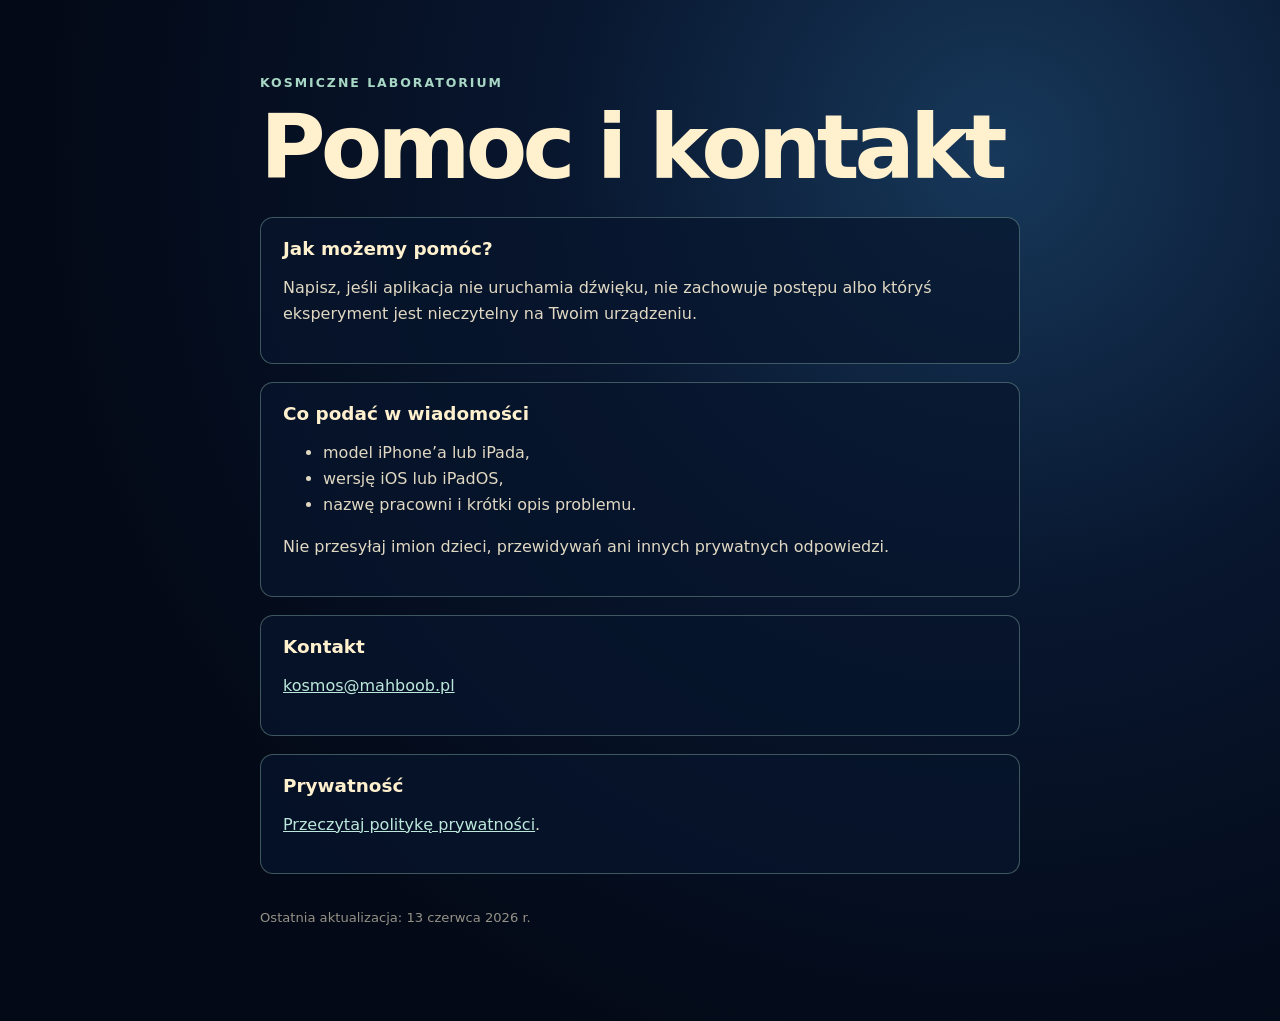
<file: support/index.html>
<!doctype html>
<html lang="pl">
  <head>
    <meta charset="UTF-8" />
    <meta name="viewport" content="width=device-width, initial-scale=1" />
    <meta name="color-scheme" content="dark" />
    <title>Pomoc i kontakt — Kosmiczne Laboratorium</title>
    <style>
      :root { color: #fff0ce; background: #061127; font-family: ui-rounded, "Arial Rounded MT Bold", system-ui, sans-serif; }
      * { box-sizing: border-box; }
      body { min-height: 100vh; margin: 0; background: radial-gradient(circle at 78% 15%, #17385a 0, #08162e 34%, #030916 74%); }
      main { width: min(760px, calc(100% - 32px)); margin: 0 auto; padding: 72px 0 96px; }
      .eyebrow { color: #a8d8c5; font-size: .78rem; font-weight: 900; letter-spacing: .16em; text-transform: uppercase; }
      h1 { margin: 14px 0 28px; font-size: clamp(2.7rem, 8vw, 5.6rem); line-height: .94; letter-spacing: -.055em; }
      section { margin: 18px 0; padding: 20px 22px; border: 1px solid rgba(168,216,197,.35); border-radius: 13px; background: rgba(8,22,45,.72); }
      h2 { margin: 0 0 10px; font-size: 1.15rem; }
      p, li { color: rgba(255,244,215,.88); line-height: 1.62; }
      a { color: #bce8dc; }
      footer { margin-top: 36px; color: rgba(255,244,215,.58); font-size: .82rem; }
    </style>
  </head>
  <body>
    <main>
      <span class="eyebrow">Kosmiczne Laboratorium</span>
      <h1>Pomoc i kontakt</h1>
      <section>
        <h2>Jak możemy pomóc?</h2>
        <p>Napisz, jeśli aplikacja nie uruchamia dźwięku, nie zachowuje postępu albo któryś eksperyment jest nieczytelny na Twoim urządzeniu.</p>
      </section>
      <section>
        <h2>Co podać w wiadomości</h2>
        <ul>
          <li>model iPhone’a lub iPada,</li>
          <li>wersję iOS lub iPadOS,</li>
          <li>nazwę pracowni i krótki opis problemu.</li>
        </ul>
        <p>Nie przesyłaj imion dzieci, przewidywań ani innych prywatnych odpowiedzi.</p>
      </section>
      <section>
        <h2>Kontakt</h2>
        <p><a href="mailto:kosmos@mahboob.pl">kosmos@mahboob.pl</a></p>
      </section>
      <section>
        <h2>Prywatność</h2>
        <p><a href="../privacy/">Przeczytaj politykę prywatności</a>.</p>
      </section>
      <footer>Ostatnia aktualizacja: 13 czerwca 2026 r.</footer>
    </main>
  </body>
</html>
</file>
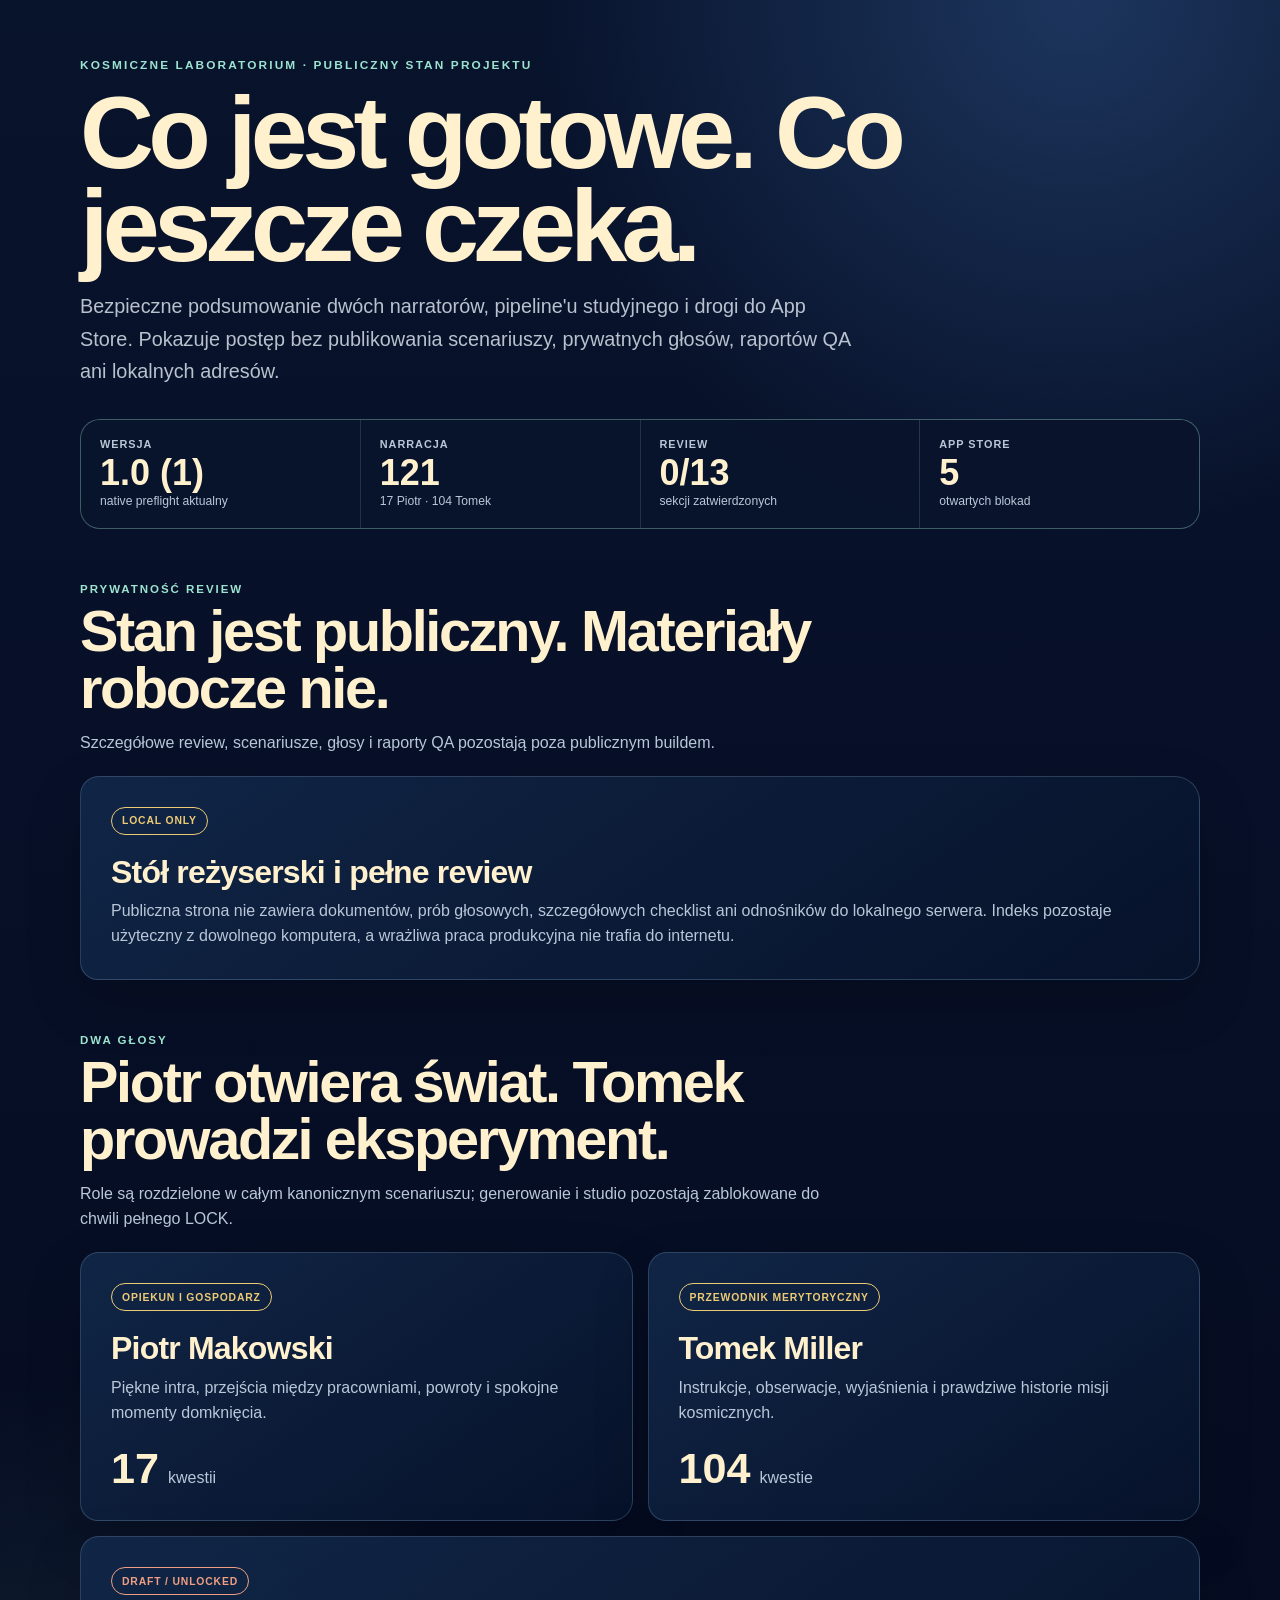
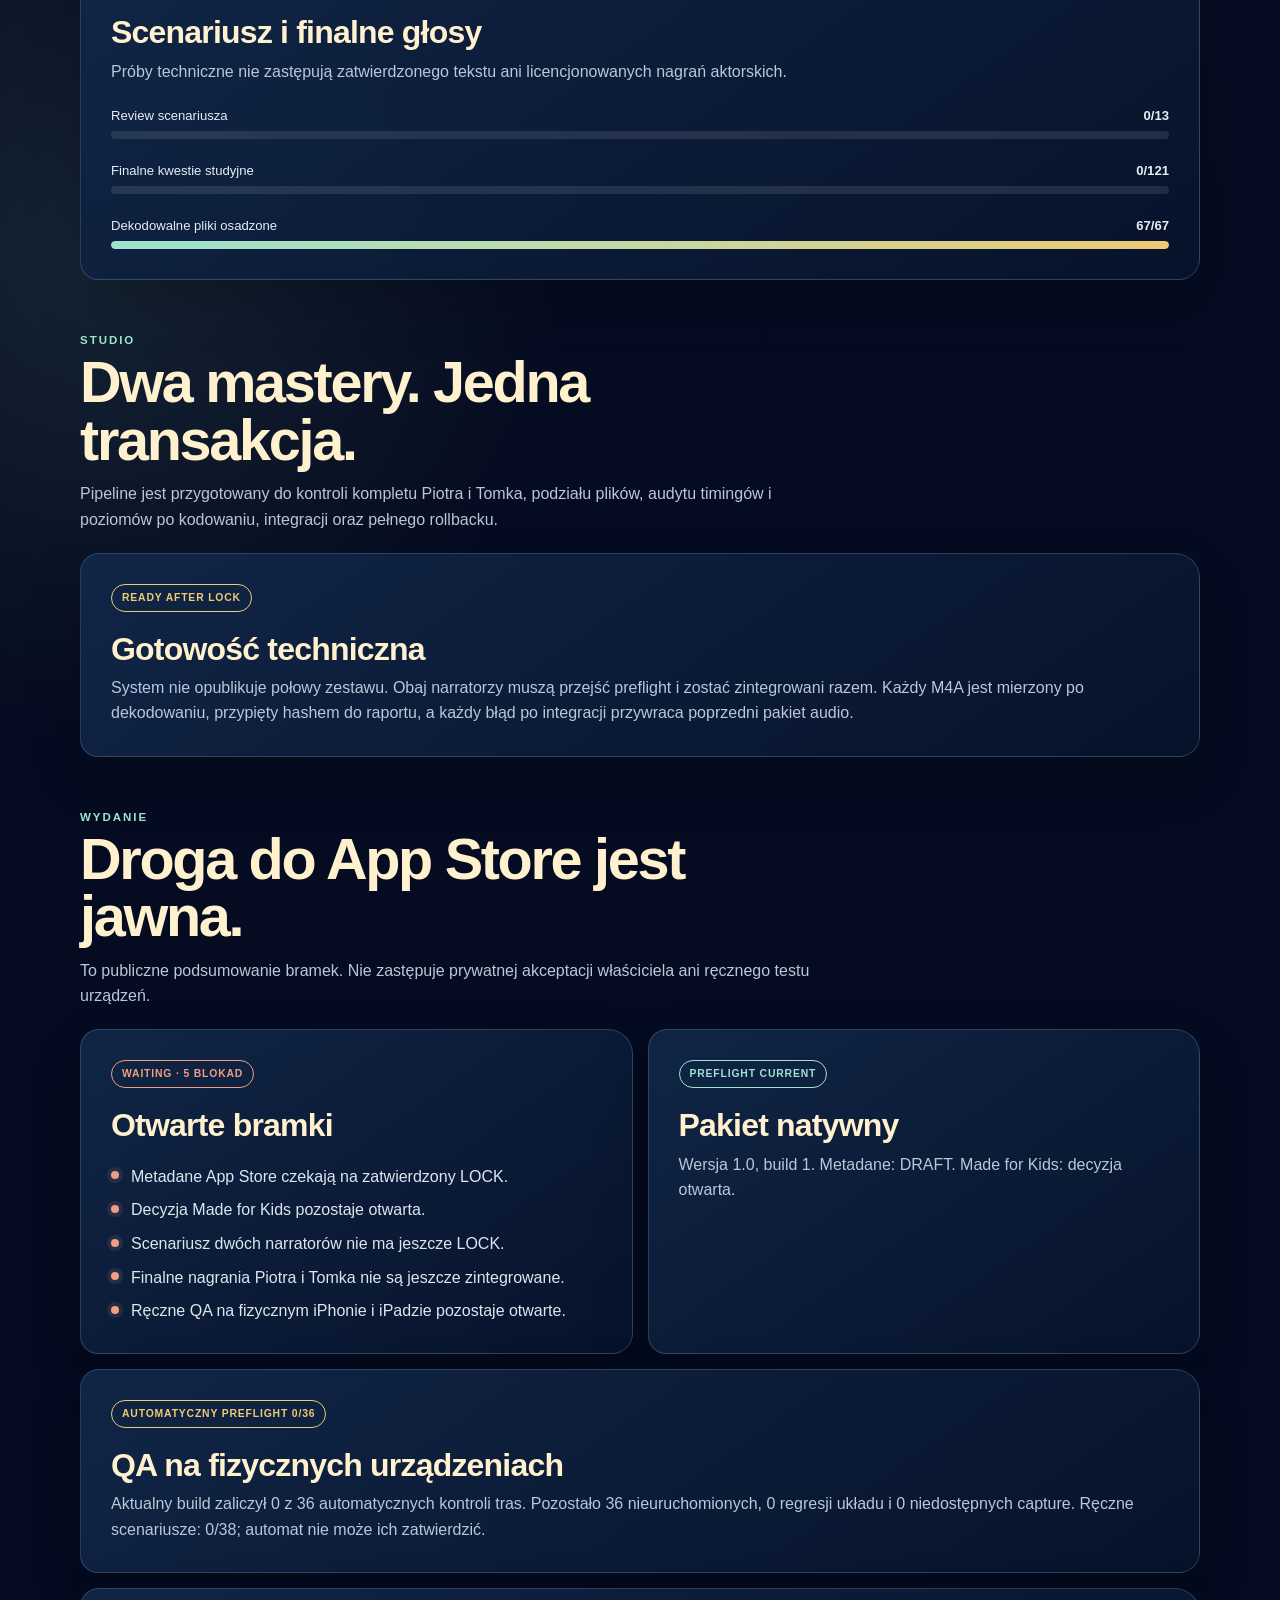
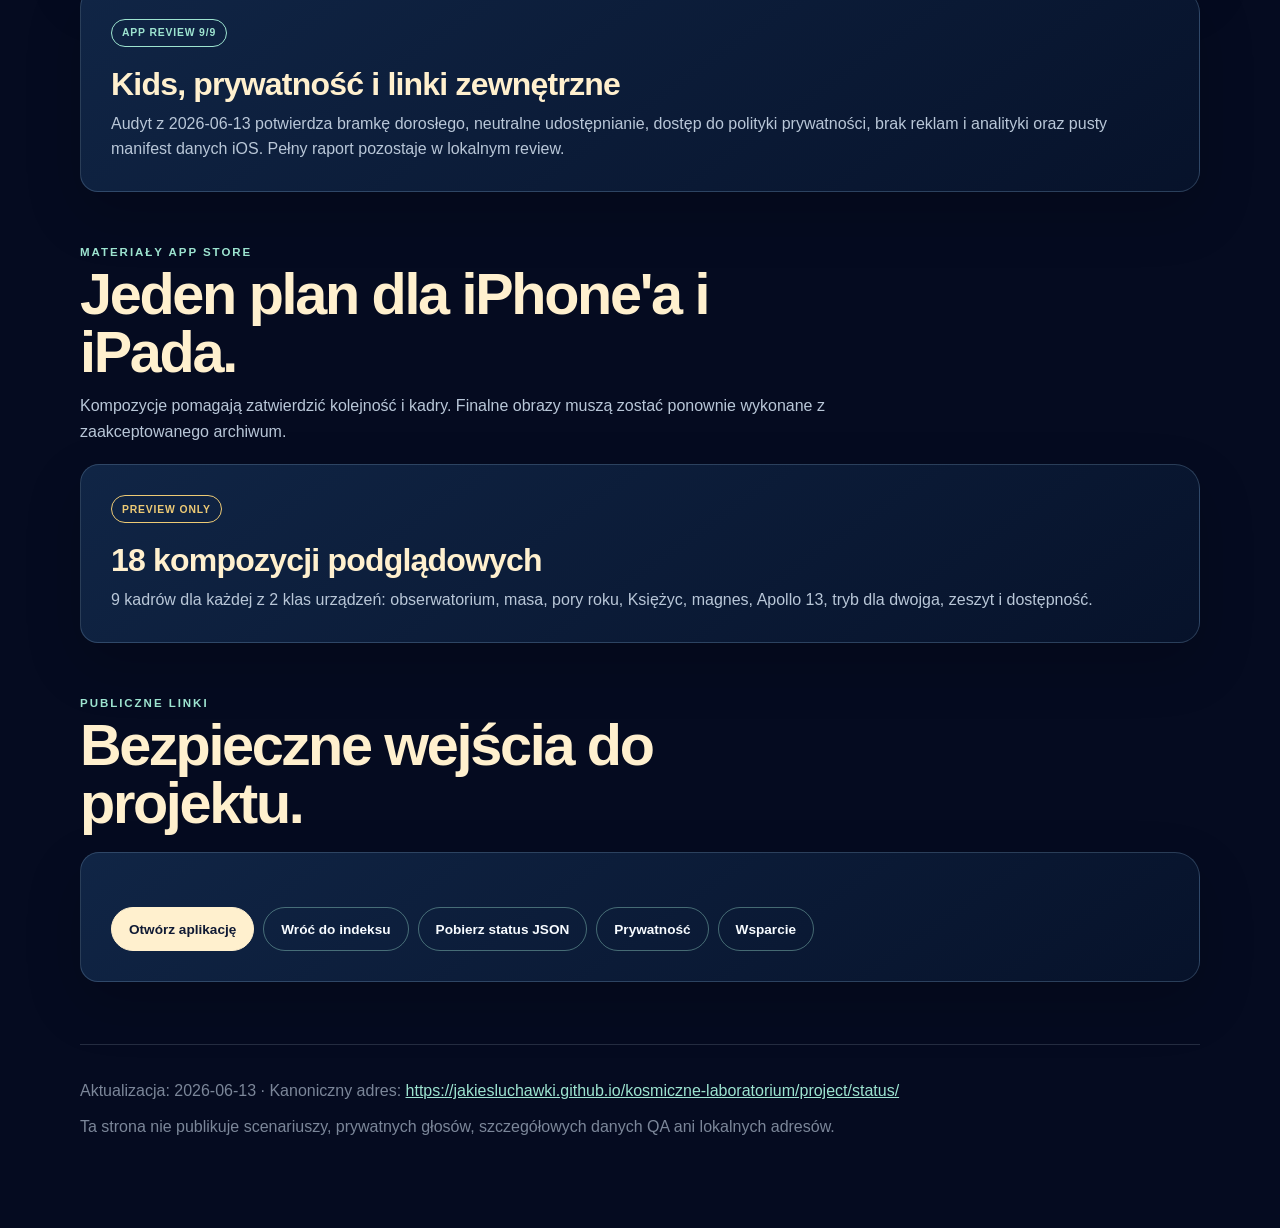
<file: project/status/index.html>
<!doctype html>
<html lang="pl">
<head>
  <meta charset="utf-8">
  <meta name="viewport" content="width=device-width, initial-scale=1">
  <meta name="robots" content="index, follow">
  <meta name="description" content="Bezpieczny publiczny stan narracji, studia i gotowości App Store Kosmicznego Laboratorium.">
  <link rel="canonical" href="https://jakiesluchawki.github.io/kosmiczne-laboratorium/project/status/">
  <title>Kosmiczne Laboratorium - stan projektu</title>
  <style>
    :root {
      color-scheme: dark;
      --night: #050b20;
      --paper: #fff0ce;
      --muted: #b9c7d8;
      --mint: #9de4d0;
      --gold: #edca75;
      --coral: #ef9e82;
      font-family: "Avenir Next", "Nunito", -apple-system, BlinkMacSystemFont, "Segoe UI", sans-serif;
    }
    * { box-sizing: border-box; }
    html { background: var(--night); }
    body {
      margin: 0;
      min-height: 100vh;
      background:
        radial-gradient(circle at 84% 0%, rgba(49, 87, 142, .5), transparent 34rem),
        radial-gradient(circle at 7% 42%, rgba(83, 132, 124, .2), transparent 30rem),
        linear-gradient(180deg, #08132c, var(--night) 44%);
      color: var(--paper);
    }
    a { color: inherit; }
    main { width: min(1120px, calc(100% - 32px)); margin: 0 auto; padding: 58px 0 88px; }
    .eyebrow {
      margin: 0;
      color: var(--mint);
      font-size: .74rem;
      font-weight: 900;
      letter-spacing: .18em;
      text-transform: uppercase;
    }
    h1 {
      max-width: 900px;
      margin: 14px 0 18px;
      font-size: clamp(3rem, 8vw, 6.6rem);
      line-height: .91;
      letter-spacing: -.055em;
    }
    .lead {
      max-width: 780px;
      margin: 0;
      color: rgba(229, 237, 246, .8);
      font-size: clamp(1.04rem, 2vw, 1.24rem);
      line-height: 1.62;
    }
    .metrics {
      display: grid;
      grid-template-columns: repeat(4, minmax(0, 1fr));
      gap: 1px;
      margin-top: 32px;
      overflow: hidden;
      border: 1px solid rgba(157, 228, 208, .24);
      border-radius: 20px;
      background: rgba(157, 228, 208, .16);
    }
    .metric { min-width: 0; padding: 18px 19px; background: rgba(7, 18, 42, .92); }
    .metric span, .metric small { display: block; color: var(--muted); }
    .metric span { font-size: .68rem; font-weight: 900; letter-spacing: .09em; text-transform: uppercase; }
    .metric strong { display: block; margin: 5px 0 2px; font-size: clamp(1.45rem, 3vw, 2.25rem); line-height: 1; }
    .metric small { font-size: .76rem; line-height: 1.4; }
    section { scroll-margin-top: 24px; padding-top: 54px; }
    .section-heading { max-width: 760px; margin-bottom: 20px; }
    .section-heading p { margin: 0 0 8px; color: var(--mint); font-size: .72rem; font-weight: 900; letter-spacing: .17em; text-transform: uppercase; }
    h2 { margin: 0; font-size: clamp(2rem, 5vw, 3.6rem); line-height: 1; letter-spacing: -.04em; }
    .section-heading div { margin-top: 12px; color: var(--muted); line-height: 1.6; }
    .grid { display: grid; grid-template-columns: repeat(2, minmax(0, 1fr)); gap: 15px; }
    .card {
      min-width: 0;
      padding: clamp(22px, 3vw, 30px);
      border: 1px solid rgba(115, 151, 181, .32);
      border-radius: 19px 25px 21px 18px;
      background: linear-gradient(145deg, rgba(17, 39, 72, .95), rgba(7, 19, 43, .96));
      box-shadow: 0 22px 55px rgba(0, 0, 0, .18);
    }
    .card.is-wide { grid-column: 1 / -1; }
    .status {
      display: inline-flex;
      min-height: 28px;
      align-items: center;
      border: 1px solid currentColor;
      border-radius: 999px;
      padding: 0 10px;
      font-size: .65rem;
      font-weight: 900;
      letter-spacing: .08em;
      text-transform: uppercase;
    }
    .status.is-live, .status.is-ready { color: var(--mint); }
    .status.is-review { color: var(--gold); }
    .status.is-waiting { color: var(--coral); }
    h3 { margin: 20px 0 9px; font-size: clamp(1.45rem, 3vw, 2rem); line-height: 1.08; letter-spacing: -.025em; }
    .card p { margin: 0; color: var(--muted); line-height: 1.58; }
    .role-count { display: flex; align-items: baseline; gap: 9px; margin-top: 22px; }
    .role-count strong { font-size: 2.7rem; line-height: 1; }
    .role-count span { color: var(--muted); }
    .progress { margin-top: 24px; }
    .progress-label { display: flex; justify-content: space-between; gap: 16px; margin-bottom: 8px; color: #e7edf4; font-size: .82rem; }
    .track { height: 8px; overflow: hidden; border-radius: 999px; background: rgba(255, 255, 255, .1); }
    .track span { display: block; width: var(--progress); height: 100%; border-radius: inherit; background: linear-gradient(90deg, var(--mint), var(--gold)); }
    ul { display: grid; gap: 10px; margin: 22px 0 0; padding: 0; list-style: none; }
    li { display: grid; grid-template-columns: 9px minmax(0, 1fr); gap: 11px; color: #dce6ef; line-height: 1.48; }
    li span { width: 8px; height: 8px; margin-top: .42em; border-radius: 50%; background: var(--coral); box-shadow: 0 0 0 4px rgba(239, 158, 130, .11); }
    .actions { display: flex; flex-wrap: wrap; gap: 9px; margin-top: 24px; }
    .actions a {
      display: inline-flex;
      min-height: 44px;
      align-items: center;
      justify-content: center;
      border: 1px solid rgba(157, 228, 208, .4);
      border-radius: 999px;
      padding: 0 17px;
      color: #f7fbff;
      font-size: .85rem;
      font-weight: 850;
      text-decoration: none;
    }
    .actions a.is-primary { border-color: var(--paper); background: var(--paper); color: #101a34; }
    .actions a:hover, .actions a:focus-visible { border-color: var(--mint); outline: 3px solid rgba(157, 228, 208, .18); outline-offset: 2px; }
    footer { margin-top: 62px; padding-top: 23px; border-top: 1px solid rgba(185, 199, 216, .18); color: rgba(185, 199, 216, .66); line-height: 1.55; }
    footer a { display: inline-block; min-height: 44px; padding: 11px 0; color: var(--mint); overflow-wrap: anywhere; }
    @media (max-width: 760px) {
      main { width: min(100% - 22px, 620px); padding-top: 38px; }
      .metrics, .grid { grid-template-columns: 1fr; }
      .card.is-wide { grid-column: auto; }
      .actions a { width: 100%; }
    }
  </style>
</head>
<body>
  <main>
    <header>
      <p class="eyebrow">KOSMICZNE LABORATORIUM · PUBLICZNY STAN PROJEKTU</p>
      <h1>Co jest gotowe. Co jeszcze czeka.</h1>
      <p class="lead">Bezpieczne podsumowanie dwóch narratorów, pipeline'u studyjnego i drogi do App Store. Pokazuje postęp bez publikowania scenariuszy, prywatnych głosów, raportów QA ani lokalnych adresów.</p>
      <div class="metrics" aria-label="Najważniejsze liczby projektu">
        <div class="metric">
    <span>Wersja</span>
    <strong>1.0 (1)</strong>
    <small>native preflight aktualny</small>
  </div>
        <div class="metric">
    <span>Narracja</span>
    <strong>121</strong>
    <small>17 Piotr · 104 Tomek</small>
  </div>
        <div class="metric">
    <span>Review</span>
    <strong>0/13</strong>
    <small>sekcji zatwierdzonych</small>
  </div>
        <div class="metric">
    <span>App Store</span>
    <strong>5</strong>
    <small>otwartych blokad</small>
  </div>
      </div>
    </header>

    <section id="review">
      <header class="section-heading">
        <p>PRYWATNOŚĆ REVIEW</p>
        <h2>Stan jest publiczny. Materiały robocze nie.</h2>
        <div>Szczegółowe review, scenariusze, głosy i raporty QA pozostają poza publicznym buildem.</div>
      </header>
      <div class="grid">
        <article class="card is-wide">
          <span class="status is-review">LOCAL ONLY</span>
          <h3>Stół reżyserski i pełne review</h3>
          <p>Publiczna strona nie zawiera dokumentów, prób głosowych, szczegółowych checklist ani odnośników do lokalnego serwera. Indeks pozostaje użyteczny z dowolnego komputera, a wrażliwa praca produkcyjna nie trafia do internetu.</p>
        </article>
      </div>
    </section>

    <section id="narration">
      <header class="section-heading">
        <p>DWA GŁOSY</p>
        <h2>Piotr otwiera świat. Tomek prowadzi eksperyment.</h2>
        <div>Role są rozdzielone w całym kanonicznym scenariuszu; generowanie i studio pozostają zablokowane do chwili pełnego LOCK.</div>
      </header>
      <div class="grid">
        <article class="card">
          <span class="status is-review">OPIEKUN I GOSPODARZ</span>
          <h3>Piotr Makowski</h3>
          <p>Piękne intra, przejścia między pracowniami, powroty i spokojne momenty domknięcia.</p>
          <div class="role-count"><strong>17</strong><span>kwestii</span></div>
        </article>
        <article class="card">
          <span class="status is-review">PRZEWODNIK MERYTORYCZNY</span>
          <h3>Tomek Miller</h3>
          <p>Instrukcje, obserwacje, wyjaśnienia i prawdziwe historie misji kosmicznych.</p>
          <div class="role-count"><strong>104</strong><span>kwestie</span></div>
        </article>
        <article class="card is-wide">
          <span class="status is-waiting">DRAFT / UNLOCKED</span>
          <h3>Scenariusz i finalne głosy</h3>
          <p>Próby techniczne nie zastępują zatwierdzonego tekstu ani licencjonowanych nagrań aktorskich.</p>
          <div class="progress">
            <div class="progress-label"><span>Review scenariusza</span><strong>0/13</strong></div>
            <div class="track" aria-label="0% zatwierdzonych sekcji"><span style="--progress:0%"></span></div>
          </div>
          <div class="progress">
            <div class="progress-label"><span>Finalne kwestie studyjne</span><strong>0/121</strong></div>
            <div class="track" aria-label="0% finalnych kwestii"><span style="--progress:0%"></span></div>
          </div>
          <div class="progress">
            <div class="progress-label"><span>Dekodowalne pliki osadzone</span><strong>67/67</strong></div>
            <div class="track" aria-label="67 z 67 plików audio przechodzi kontrolę odtwarzania"><span style="--progress:100%"></span></div>
          </div>
        </article>
      </div>
    </section>

    <section id="studio">
      <header class="section-heading">
        <p>STUDIO</p>
        <h2>Dwa mastery. Jedna transakcja.</h2>
        <div>Pipeline jest przygotowany do kontroli kompletu Piotra i Tomka, podziału plików, audytu timingów i poziomów po kodowaniu, integracji oraz pełnego rollbacku.</div>
      </header>
      <div class="grid">
        <article class="card is-wide">
          <span class="status is-review">READY AFTER LOCK</span>
          <h3>Gotowość techniczna</h3>
          <p>System nie opublikuje połowy zestawu. Obaj narratorzy muszą przejść preflight i zostać zintegrowani razem. Każdy M4A jest mierzony po dekodowaniu, przypięty hashem do raportu, a każdy błąd po integracji przywraca poprzedni pakiet audio.</p>
        </article>
      </div>
    </section>

    <section id="app-store">
      <header class="section-heading">
        <p>WYDANIE</p>
        <h2>Droga do App Store jest jawna.</h2>
        <div>To publiczne podsumowanie bramek. Nie zastępuje prywatnej akceptacji właściciela ani ręcznego testu urządzeń.</div>
      </header>
      <div class="grid">
        <article class="card">
          <span class="status is-waiting">WAITING · 5 BLOKAD</span>
          <h3>Otwarte bramki</h3>
          <ul><li><span aria-hidden="true"></span>Metadane App Store czekają na zatwierdzony LOCK.</li><li><span aria-hidden="true"></span>Decyzja Made for Kids pozostaje otwarta.</li><li><span aria-hidden="true"></span>Scenariusz dwóch narratorów nie ma jeszcze LOCK.</li><li><span aria-hidden="true"></span>Finalne nagrania Piotra i Tomka nie są jeszcze zintegrowane.</li><li><span aria-hidden="true"></span>Ręczne QA na fizycznym iPhonie i iPadzie pozostaje otwarte.</li></ul>
        </article>
        <article class="card">
          <span class="status is-ready">PREFLIGHT CURRENT</span>
          <h3>Pakiet natywny</h3>
          <p>Wersja 1.0, build 1. Metadane: DRAFT. Made for Kids: decyzja otwarta.</p>
        </article>
        <article class="card is-wide" id="physical-qa">
          <span class="status is-review">AUTOMATYCZNY PREFLIGHT 0/36</span>
          <h3>QA na fizycznych urządzeniach</h3>
          <p>Aktualny build zaliczył 0 z 36 automatycznych kontroli tras. Pozostało 36 nieuruchomionych, 0 regresji układu i 0 niedostępnych capture. Ręczne scenariusze: 0/38; automat nie może ich zatwierdzić.</p>
        </article>
        <article class="card is-wide" id="compliance">
          <span class="status is-ready">APP REVIEW 9/9</span>
          <h3>Kids, prywatność i linki zewnętrzne</h3>
          <p>Audyt z 2026-06-13 potwierdza bramkę dorosłego, neutralne udostępnianie, dostęp do polityki prywatności, brak reklam i analityki oraz pusty manifest danych iOS. Pełny raport pozostaje w lokalnym review.</p>
        </article>
      </div>
    </section>

    <section id="screenshots">
      <header class="section-heading">
        <p>MATERIAŁY APP STORE</p>
        <h2>Jeden plan dla iPhone'a i iPada.</h2>
        <div>Kompozycje pomagają zatwierdzić kolejność i kadry. Finalne obrazy muszą zostać ponownie wykonane z zaakceptowanego archiwum.</div>
      </header>
      <div class="grid">
        <article class="card is-wide">
          <span class="status is-review">PREVIEW ONLY</span>
          <h3>18 kompozycji podglądowych</h3>
          <p>9 kadrów dla każdej z 2 klas urządzeń: obserwatorium, masa, pory roku, Księżyc, magnes, Apollo 13, tryb dla dwojga, zeszyt i dostępność.</p>
        </article>
      </div>
    </section>

    <section id="links">
      <header class="section-heading">
        <p>PUBLICZNE LINKI</p>
        <h2>Bezpieczne wejścia do projektu.</h2>
      </header>
      <div class="grid">
        <article class="card is-wide">
          <div class="actions">
            <a class="is-primary" href="https://jakiesluchawki.github.io/kosmiczne-laboratorium/">Otwórz aplikację</a>
            <a href="https://jakiesluchawki.github.io/kosmiczne-laboratorium/project/">Wróć do indeksu</a>
            <a href="https://jakiesluchawki.github.io/kosmiczne-laboratorium/project/status/public-status.json">Pobierz status JSON</a>
            <a href="https://jakiesluchawki.github.io/kosmiczne-laboratorium/privacy/">Prywatność</a>
            <a href="https://jakiesluchawki.github.io/kosmiczne-laboratorium/support/">Wsparcie</a>
          </div>
        </article>
      </div>
    </section>

    <footer>
      Aktualizacja: 2026-06-13 · Kanoniczny adres:
      <a href="https://jakiesluchawki.github.io/kosmiczne-laboratorium/project/status/">https://jakiesluchawki.github.io/kosmiczne-laboratorium/project/status/</a><br>
      Ta strona nie publikuje scenariuszy, prywatnych głosów, szczegółowych danych QA ani lokalnych adresów.
    </footer>
  </main>
</body>
</html>
</file>
<file: assets/index-rJz1g-fN.css>
.gravity-assist-lab{grid-column:1 / -1;width:100%;max-width:100%;min-width:0;scroll-margin-top:calc(env(safe-area-inset-top) + 12px);margin-top:1.1rem;padding:clamp(1rem,2.4vw,1.7rem);overflow:hidden;border:1px solid rgba(191,184,255,.38);border-radius:30px;background:#171442;box-shadow:0 24px 60px #05062052;color:#fffdf2}.gravity-assist-heading{display:grid;grid-template-columns:minmax(0,1fr) minmax(240px,.42fr);gap:1rem;align-items:end}.gravity-assist-mobile-acts,.gravity-assist-mobile-selection,.gravity-assist-mobile-next,.gravity-assist-mobile-back{display:none}.gravity-assist-heading>*,.gravity-assist-layout>*,.gravity-assist-missions>*{min-width:0}.gravity-assist-heading h2{margin:.2rem 0 .45rem;max-width:760px;font-size:clamp(1.8rem,4vw,3.35rem);line-height:.98}.gravity-assist-heading p{margin:0;max-width:720px;color:#fffdf2c4;line-height:1.55}.gravity-assist-fact{display:grid;gap:.35rem;padding:.9rem 1rem;border:1px solid rgba(255,224,118,.42);border-radius:18px;background:#ffe0761a}.gravity-assist-fact strong{color:#ffe076;font-size:.72rem;letter-spacing:.12em;text-transform:uppercase}.gravity-assist-fact span{font-size:.92rem;line-height:1.42}.gravity-assist-missions{display:grid;grid-template-columns:repeat(3,minmax(0,1fr));gap:.7rem;margin:1.2rem 0 .8rem}.gravity-assist-missions button{min-height:82px;display:grid;grid-template-columns:94px minmax(0,1fr);gap:.65rem;align-items:center;padding:.55rem .8rem;border:1px solid rgba(191,184,255,.32);border-radius:18px;background:#221d58;color:#fffdf2;text-align:left;cursor:pointer}.gravity-assist-missions button:hover,.gravity-assist-missions button:focus-visible{border-color:#ffe076}.gravity-assist-missions button.is-selected{border-color:#ffe076;background:#332753;box-shadow:inset 0 0 0 2px #ffe0762e}.gravity-assist-missions img{width:94px;height:62px;object-fit:contain}.gravity-assist-missions span{min-width:0;display:grid;gap:.2rem}.gravity-assist-missions strong{font-size:1rem}.gravity-assist-missions small{color:#fffdf2a6;font-size:.75rem}.gravity-assist-layout{display:grid;grid-template-columns:minmax(0,1.55fr) minmax(280px,.72fr);gap:.85rem}.gravity-assist-scene{position:relative;width:100%;min-width:0;align-self:start;aspect-ratio:16 / 9;overflow:hidden;border:1px solid rgba(191,184,255,.44);border-radius:26px;background:#090d2a;isolation:isolate}.gravity-assist-occlusion-qa{display:grid;gap:.75rem;padding:clamp(.65rem,2vw,1rem);border:1px solid rgba(232,218,177,.42);border-radius:18px;background:linear-gradient(145deg,#1d1948f5,#060d23fa),#090d2a;box-shadow:0 18px 42px #01051257}.painterly-playground-lab .gravity-assist-lab.gravity-assist-occlusion-qa{background:linear-gradient(145deg,#1d1948f5,#060d23fa),#090d2a}.gravity-assist-occlusion-qa>header{display:grid;gap:.15rem}.gravity-assist-occlusion-qa>header span{color:#9fd4c5;font-size:.66rem;font-weight:900;letter-spacing:.09em;text-transform:uppercase}.gravity-assist-occlusion-qa>header h2{margin:0;color:#fff8df;font-size:clamp(1.2rem,3vw,1.75rem);line-height:1.05}.gravity-assist-occlusion-qa-grid{display:grid;grid-template-columns:repeat(4,minmax(0,1fr));gap:clamp(.45rem,1.4vw,.8rem)}.gravity-assist-occlusion-qa-grid article{min-width:0;display:grid;align-content:start;gap:.35rem}.gravity-assist-occlusion-qa-label{min-width:0;display:grid;gap:.08rem}.gravity-assist-occlusion-qa-label strong{color:#fff8df;font-size:clamp(.68rem,1.45vw,.82rem);line-height:1.12}.gravity-assist-occlusion-qa-label span{color:#fff8df94;font-size:.61rem;font-weight:800}.gravity-assist-occlusion-qa .gravity-assist-scene{min-height:0;aspect-ratio:5 / 4;border-radius:12px 16px 13px 15px}.painterly-playground-lab .gravity-assist-occlusion-qa .gravity-assist-scene.is-galileo{aspect-ratio:5 / 4}.gravity-assist-occlusion-qa .gravity-assist-stage-label,.gravity-assist-occlusion-qa .gravity-assist-year-bridge{display:none}.gravity-assist-world{position:absolute;top:0;right:0;bottom:0;left:0;z-index:0;overflow:hidden;transform:translate(var(--camera-x, 0),var(--camera-y, 0)) scale(var(--camera-scale, 1));transform-origin:var(--camera-origin-x, 50%) var(--camera-origin-y, 50%);transition:transform .72s cubic-bezier(.22,.74,.22,1);will-change:transform}.gravity-assist-world.is-moving{transition:none}.gravity-assist-background{position:absolute;top:0;right:0;bottom:0;left:0;width:100%;height:100%;object-fit:cover;z-index:0}.gravity-assist-route{position:absolute;top:0;right:0;bottom:0;left:0;width:100%;height:100%;z-index:2}.gravity-assist-body{position:absolute;left:var(--body-x);top:var(--body-y);width:var(--body-width);aspect-ratio:1;z-index:7;pointer-events:none;transform:translate(-50%,-50%);isolation:isolate}.gravity-assist-body-atmosphere{position:absolute;top:9%;right:9%;bottom:9%;left:9%;z-index:0;border-radius:50%;background:#fff4d029;box-shadow:0 0 calc(16px + 18px * var(--encounter-emphasis, 0)) rgba(255,224,118,calc(.13 + .13 * var(--encounter-emphasis, 0))),0 14px 26px #00000057;filter:blur(7px);transform:scale(.84)}.gravity-assist-body-cutout{position:relative;z-index:1;width:100%;height:100%;display:block;object-fit:contain;opacity:1;visibility:visible;filter:drop-shadow(0 14px 22px rgba(0,0,0,.34)) drop-shadow(0 0 calc(2px + 7px * var(--encounter-emphasis, 0)) rgba(255,244,208,calc(.04 + .12 * var(--encounter-emphasis, 0))))}.gravity-assist-body-cutout.is-encountered{filter:drop-shadow(0 15px 24px rgba(0,0,0,.4)) drop-shadow(0 0 calc(7px + 8px * var(--encounter-emphasis, 0)) rgba(255,244,208,calc(.1 + .14 * var(--encounter-emphasis, 0))))}.gravity-assist-craft{position:absolute;z-index:5;width:20%;max-height:30%;object-fit:contain;filter:drop-shadow(0 10px 13px rgba(0,0,0,.48));transition:left .42s ease,top .42s ease,transform .42s ease;will-change:left,top,transform}.gravity-assist-scene.is-voyager2 .gravity-assist-craft{width:18%}.gravity-assist-scene.is-apollo13 .gravity-assist-craft{width:19%}.gravity-assist-scene.is-galileo .gravity-assist-craft{width:12%;max-height:21%}.gravity-assist-craft.is-flying{transition:none}.gravity-assist-stage-label{position:absolute;left:1rem;bottom:1rem;z-index:10;display:grid;max-width:min(72%,460px);gap:.2rem;padding:.72rem .9rem;border:1px solid rgba(255,255,255,.3);border-radius:14px;background:#0a0a2ed6;box-shadow:0 10px 28px #00000042;animation:gravity-assist-copy-arrive .36s ease both}.gravity-assist-year-bridge{position:absolute;left:50%;top:.8rem;z-index:9;width:min(66%,500px);display:grid;grid-template-columns:auto minmax(32px,1fr) auto minmax(32px,1fr) auto;gap:.45rem;align-items:center;color:#fff8ddc7;font-size:.64rem;font-weight:900;letter-spacing:.08em;text-shadow:0 2px 8px rgba(2,8,24,.9);text-transform:uppercase;opacity:0;transform:translate(-50%,-8px);transition:opacity .28s ease,transform .42s ease;pointer-events:none}.gravity-assist-year-bridge.is-visible{opacity:1;transform:translate(-50%)}.gravity-assist-year-bridge strong{color:#fff3c7;font-size:.68rem;text-align:center;white-space:nowrap;animation:gravity-assist-copy-arrive .36s ease both}.gravity-assist-bridge-year{display:grid;gap:1px;line-height:1}.gravity-assist-bridge-year b{color:#fff3c7;font-size:.7rem}.gravity-assist-bridge-year small{color:#fff8dd8f;font-size:.5rem;letter-spacing:.05em}.gravity-assist-year-bridge.is-first .gravity-assist-bridge-year:first-child b,.gravity-assist-year-bridge.is-outbound .gravity-assist-bridge-year:first-child b,.gravity-assist-year-bridge.is-loop .gravity-assist-bridge-year:first-child b{color:#9fd4c5}.gravity-assist-year-bridge.is-return .gravity-assist-bridge-year:last-child b,.gravity-assist-year-bridge.is-second .gravity-assist-bridge-year:last-child b{color:#ff9278}.gravity-assist-year-bridge>i{position:relative;height:2px;overflow:hidden;border-radius:999px;background:#fff8dd33}.gravity-assist-year-bridge>i>b{position:absolute;inset:0 auto 0 0;width:var(--loop-outbound, 0%);border-radius:inherit;background:#ff9278;box-shadow:0 0 10px #ff9278b3}.gravity-assist-year-bridge>i:nth-of-type(2)>b{width:var(--loop-return, 0%)}.gravity-assist-stage-label span{color:#ffe076;font-size:.68rem;font-weight:800;letter-spacing:.1em;text-transform:uppercase}.gravity-assist-stage-label strong{font-size:clamp(.9rem,1.8vw,1.16rem)}.gravity-assist-story{min-width:0;display:grid;align-content:start;gap:.7rem;padding:.9rem;border:1px solid rgba(191,184,255,.34);border-radius:26px;background:#211c53}.gravity-assist-prediction,.gravity-assist-explanation,.gravity-assist-truth{display:grid;gap:.34rem;padding:.8rem;border-radius:17px;background:#080b2b7a}.gravity-assist-prediction>span,.gravity-assist-explanation>span{color:#8de8c3;font-size:.68rem;font-weight:800;letter-spacing:.09em;text-transform:uppercase}.gravity-assist-prediction strong,.gravity-assist-explanation strong,.gravity-assist-truth strong{font-size:1rem}.gravity-assist-prediction p,.gravity-assist-explanation p,.gravity-assist-truth p{margin:0;color:#fffdf2c7;font-size:.88rem;line-height:1.48}.gravity-assist-actions{display:grid;grid-template-columns:1fr;gap:.5rem}.gravity-assist-actions button,.gravity-assist-step-controls button{min-height:46px;border:1px solid rgba(255,255,255,.2);border-radius:14px;font:inherit;font-weight:800;cursor:pointer}.gravity-assist-primary{background:#ffe076;color:#221844}.gravity-assist-listen,.gravity-assist-step-controls button{background:#6fdfba;color:#15233c}.gravity-assist-step-controls{display:grid;grid-template-columns:1fr 1fr;gap:.5rem}.gravity-assist-step-controls button:disabled{opacity:.42;cursor:default}.gravity-assist-source-note{color:#fffdf2a8;font-size:.76rem;font-weight:700;line-height:1.4}.gravity-assist-source-button{width:fit-content;min-height:42px;margin-top:.25rem;padding:.55rem .72rem;border:1px solid rgba(255,224,118,.42);border-radius:12px;color:#ffe076;background:#080b2b99;font-size:.8rem;font-weight:800;cursor:pointer}.gravity-assist-timeline{display:grid;grid-template-columns:repeat(var(--gravity-stage-count, 6),minmax(120px,1fr));gap:.55rem;margin-top:.85rem;overflow-x:auto;padding-bottom:.2rem}.gravity-assist-timeline button{min-width:132px;min-height:72px;display:grid;grid-template-columns:28px minmax(0,1fr);gap:.5rem;align-items:center;padding:.6rem;border:1px solid rgba(191,184,255,.3);border-radius:15px;background:#221d58;color:#fffdf2;text-align:left;cursor:pointer}.gravity-assist-timeline button.is-current{border-color:#ffe076;background:#362a59}.gravity-assist-timeline>button>span:first-child{width:28px;height:28px;display:grid;place-items:center;border-radius:50%;background:#ffe076;color:#261b49;font-size:.78rem;font-weight:900}.gravity-assist-timeline-copy{width:auto;height:auto;min-width:0;display:grid;place-items:initial;gap:.12rem;border-radius:0;color:inherit;background:transparent;text-align:left}.gravity-assist-timeline strong{font-size:.78rem;line-height:1.2}.gravity-assist-timeline-copy small{color:#fffdf29e;font-size:.65rem;line-height:1.2}.gravity-assist-progress{height:8px;margin-top:.7rem;overflow:hidden;border-radius:999px;background:#ffffff24}.gravity-assist-progress span{display:block;height:100%;border-radius:inherit;background:#ffe076;transition:width .18s linear}.galileo-time-navigator{display:grid;grid-template-columns:minmax(210px,.7fr) minmax(0,1.3fr);gap:.9rem 1.1rem;margin-top:.9rem;padding:1rem;border:1px solid rgba(255,146,120,.38);border-radius:24px;background:linear-gradient(135deg,rgba(255,146,120,.1),transparent 48%),#0b0d31b8}.galileo-time-heading{display:grid;align-content:center;gap:.28rem}.galileo-time-heading>span{color:#ff9278;font-size:.68rem;font-weight:900;letter-spacing:.11em;text-transform:uppercase}.galileo-time-heading strong{font-size:clamp(1rem,2vw,1.28rem);line-height:1.12}.galileo-time-heading p{margin:0;color:#fffdf2b8;font-size:.82rem;line-height:1.42}.galileo-time-control{min-width:0;display:grid;align-content:center;gap:.48rem}.galileo-time-control output{display:flex;min-width:0;gap:.55rem;align-items:baseline;color:#fffdf2d1}.galileo-time-control output span{flex:0 0 auto;color:#ffb19f;font-size:.72rem;font-weight:900;letter-spacing:.06em;text-transform:uppercase}.galileo-time-control output strong{min-width:0;overflow:hidden;font-size:.9rem;text-overflow:ellipsis;white-space:nowrap}.galileo-time-control input[type=range]{width:100%;height:36px;margin:0;accent-color:#ff9278;cursor:grab}.galileo-time-control input[type=range]:active{cursor:grabbing}.galileo-time-control input[type=range]::-webkit-slider-runnable-track{height:8px;border:1px solid rgba(255,244,208,.34);border-radius:999px;background:linear-gradient(90deg,#ff9278 0 var(--galileo-progress),rgba(255,253,242,.18) var(--galileo-progress) 100%)}.galileo-time-control input[type=range]::-webkit-slider-thumb{width:30px;height:30px;margin-top:-12px;border:3px solid #fff3c7;border-radius:50%;background:#ff9278;box-shadow:0 4px 16px #0208188f;-webkit-appearance:none}.galileo-time-control input[type=range]::-moz-range-track{height:8px;border:1px solid rgba(255,244,208,.34);border-radius:999px;background:linear-gradient(90deg,#ff9278 0 var(--galileo-progress),rgba(255,253,242,.18) var(--galileo-progress) 100%)}.galileo-time-control input[type=range]::-moz-range-thumb{width:26px;height:26px;border:3px solid #fff3c7;border-radius:50%;background:#ff9278;box-shadow:0 4px 16px #0208188f}.galileo-time-track{position:relative;display:grid;grid-template-columns:repeat(5,1fr);gap:.3rem;color:#fffdf28f;font-size:.62rem;font-weight:800;letter-spacing:.04em;text-align:center;text-transform:uppercase}.galileo-time-track:after{position:absolute;left:46%;right:24%;top:50%;z-index:-1;height:1px;background:linear-gradient(90deg,#9fd4c533,#ff9278b8);content:""}.galileo-time-track span:nth-child(3){color:#aee5d4}.galileo-time-track span:nth-child(4){color:#ffb19f}.galileo-time-track span:first-child{text-align:left}.galileo-time-track span:last-child{text-align:right}.galileo-time-stops{grid-column:1 / -1;display:grid;grid-template-columns:repeat(5,minmax(112px,1fr));gap:.5rem;overflow-x:auto;padding-bottom:.15rem}.galileo-time-stops button{min-width:112px;min-height:68px;display:grid;grid-template-columns:25px minmax(0,1fr);gap:.15rem .45rem;align-content:center;padding:.55rem;border:1px solid rgba(191,184,255,.27);border-radius:14px;color:#fffdf2;background:#221d58c7;text-align:left;cursor:pointer}.galileo-time-stops button.is-current{border-color:#ff9278;background:#4e2b4eeb;box-shadow:inset 0 0 0 2px #ff92781f}.galileo-time-stops button>span{width:25px;height:25px;display:grid;grid-row:1 / span 2;place-items:center;border-radius:50%;color:#271b46;background:#ff9278;font-size:.7rem;font-weight:900}.galileo-time-stops strong{min-width:0;font-size:.75rem;line-height:1.16}.galileo-time-stops small{color:#fffdf294;font-size:.61rem;line-height:1.15}.gravity-assist-lab.is-galileo>.gravity-assist-progress{display:none}@keyframes gravity-assist-copy-arrive{0%{opacity:0;transform:translateY(6px)}}@media(max-width:980px){.gravity-assist-heading,.gravity-assist-layout,.gravity-assist-missions{grid-template-columns:1fr}.gravity-assist-missions button{grid-template-columns:110px minmax(0,1fr)}.gravity-assist-scene{min-height:350px}.galileo-time-navigator{grid-template-columns:1fr}}@media(max-width:620px){.gravity-assist-lab{padding:.8rem;border-radius:22px}.gravity-assist-heading{gap:.7rem}.gravity-assist-heading h2{max-width:100%;font-size:clamp(1.75rem,8.5vw,2.25rem);line-height:1.02;white-space:normal;overflow-wrap:anywhere;text-wrap:balance}.gravity-assist-lab:not(.mobile-act-choose) .gravity-assist-heading-copy>p,.gravity-assist-lab:not(.mobile-act-choose) .gravity-assist-model-note,.gravity-assist-lab:not(.mobile-act-choose) .gravity-assist-fact{display:none}.gravity-assist-lab:not(.mobile-act-choose) .gravity-assist-heading h2{margin-bottom:0;font-size:clamp(1.55rem,7vw,1.95rem)}.gravity-assist-mobile-acts{display:grid;grid-template-columns:repeat(3,1fr);gap:.35rem;margin:.9rem 0 .65rem}.gravity-assist-mobile-acts button{min-width:0;min-height:46px;display:grid;grid-template-columns:24px minmax(0,1fr);gap:.28rem;align-items:center;padding:.4rem .45rem;border:0;border-radius:11px;color:#fffdf2a8;background:#ffffff0f;font:inherit;text-align:left}.gravity-assist-mobile-acts button.is-current{color:#fffdf2;background:#6fdfba2e;box-shadow:inset 0 -2px #6fdfba}.gravity-assist-mobile-acts button>span{width:24px;height:24px;display:grid;place-items:center;border-radius:50%;color:#17243a;background:#fffdf28f;font-size:.68rem;font-weight:900}.gravity-assist-mobile-acts button.is-current>span{background:#6fdfba}.gravity-assist-mobile-acts strong{min-width:0;overflow:hidden;font-size:.68rem;letter-spacing:.02em;text-overflow:ellipsis}.gravity-assist-mobile-selection{min-height:58px;grid-template-columns:64px minmax(0,1fr) auto;gap:.55rem;align-items:center;margin-bottom:.7rem;padding:.35rem .45rem;border-top:1px solid rgba(255,253,242,.12);border-bottom:1px solid rgba(255,253,242,.12)}.gravity-assist-lab:not(.mobile-act-choose) .gravity-assist-mobile-selection{display:grid}.gravity-assist-mobile-selection img{width:64px;height:48px;object-fit:contain}.gravity-assist-mobile-selection>span{min-width:0;display:grid;gap:.12rem}.gravity-assist-mobile-selection small{color:#8de8c3;font-size:.58rem;font-weight:900;letter-spacing:.09em;text-transform:uppercase}.gravity-assist-mobile-selection strong{overflow:hidden;font-size:.92rem;text-overflow:ellipsis;white-space:nowrap}.gravity-assist-mobile-selection button,.gravity-assist-mobile-next,.gravity-assist-mobile-back{min-height:44px;padding:.55rem .72rem;border:0;border-radius:12px;color:#15233c;background:#6fdfba;font:inherit;font-size:.76rem;font-weight:900}.gravity-assist-mobile-next,.gravity-assist-mobile-back{width:100%}.mobile-act-choose .gravity-assist-layout,.mobile-act-choose .gravity-assist-timeline,.mobile-act-choose .galileo-time-navigator,.mobile-act-choose .gravity-assist-progress,.mobile-act-flight .gravity-assist-missions,.mobile-act-flight .gravity-assist-truth,.mobile-act-flight .gravity-assist-listen-all,.mobile-act-flight .gravity-assist-mobile-back,.mobile-act-flight .gravity-assist-timeline,.mobile-act-flight .galileo-time-navigator,.mobile-act-explain .gravity-assist-missions,.mobile-act-explain .gravity-assist-scene,.mobile-act-explain .gravity-assist-prediction,.mobile-act-explain .gravity-assist-primary,.mobile-act-explain .gravity-assist-listen-stage,.mobile-act-explain .gravity-assist-step-controls,.mobile-act-explain .gravity-assist-mobile-next{display:none}.mobile-act-flight .gravity-assist-mobile-next,.mobile-act-explain .gravity-assist-mobile-back,.mobile-act-explain .gravity-assist-layout{display:block}.mobile-act-explain .gravity-assist-story,.mobile-act-flight .gravity-assist-scene,.mobile-act-flight .gravity-assist-story,.mobile-act-explain .gravity-assist-timeline,.mobile-act-explain .galileo-time-navigator{animation:gravity-assist-act-enter .36s ease both}.gravity-assist-heading p,.gravity-assist-fact span{max-width:100%;overflow-wrap:anywhere}.gravity-assist-missions button{width:100%;grid-template-columns:88px minmax(0,1fr)}.gravity-assist-missions img{width:82px;height:58px}.gravity-assist-scene{min-height:0;aspect-ratio:5 / 4;border-radius:20px}.gravity-assist-occlusion-qa-grid{grid-template-columns:repeat(2,minmax(0,1fr))}.gravity-assist-occlusion-qa .gravity-assist-scene{aspect-ratio:5 / 4;border-radius:10px 13px 11px 14px}.gravity-assist-stage-label{left:.65rem;bottom:.65rem;max-width:calc(100% - 1.3rem)}.gravity-assist-year-bridge{top:.55rem;width:calc(100% - 1.2rem);grid-template-columns:auto minmax(18px,1fr) auto minmax(18px,1fr) auto;gap:.28rem;font-size:.55rem}.gravity-assist-year-bridge strong{font-size:.58rem;white-space:normal}.gravity-assist-bridge-year small{display:none}.gravity-assist-craft{width:26%}.gravity-assist-scene.is-apollo13 .gravity-assist-craft{width:23%}.gravity-assist-scene.is-voyager2 .gravity-assist-craft{width:25%}.gravity-assist-scene.is-galileo .gravity-assist-craft{width:15%}.gravity-assist-body{width:var(--body-mobile-width, var(--body-width))}.galileo-time-navigator{gap:.55rem;padding:.65rem;border-radius:20px}.galileo-time-heading p,.galileo-time-track{display:none}.galileo-time-heading{gap:.12rem}.galileo-time-heading strong{font-size:1rem}.galileo-time-control{gap:.2rem}.galileo-time-control output{display:grid;gap:.12rem}.galileo-time-control output strong{white-space:normal}.galileo-time-track{font-size:.54rem;letter-spacing:0}.galileo-time-track span:nth-child(3),.galileo-time-track span:nth-child(4){line-height:1.12}.galileo-time-stops{margin-right:-.65rem;padding-right:.65rem}.galileo-time-stops button{min-height:60px}}@keyframes gravity-assist-act-enter{0%{opacity:0;transform:translateY(10px)}}@media(prefers-reduced-motion:reduce){.gravity-assist-craft,.gravity-assist-world,.gravity-assist-year-bridge,.gravity-assist-progress span{transition:none}.gravity-assist-stage-label,.gravity-assist-year-bridge strong,.mobile-act-flight .gravity-assist-scene,.mobile-act-flight .gravity-assist-story,.mobile-act-explain .gravity-assist-story,.mobile-act-explain .gravity-assist-timeline,.mobile-act-explain .galileo-time-navigator{animation:none}}@font-face{font-family:Nunito;font-style:normal;font-weight:400 1000;font-display:block;src:url(../fonts/nunito-latin-ext-variable.woff2) format("woff2");unicode-range:U+0100-02BA,U+02BD-02C5,U+02C7-02CC,U+02CE-02D7,U+02DD-02FF,U+0304,U+0308,U+0329,U+1D00-1DBF,U+1E00-1E9F,U+1EF2-1EFF,U+2020,U+20A0-20AB,U+20AD-20C0,U+2113,U+2C60-2C7F,U+A720-A7FF}.kid-experience.is-painterly-mass{grid-template-columns:minmax(220px,260px) minmax(0,1fr);gap:0;overflow:hidden;border:1px solid rgba(171,203,206,.28);border-radius:30px;background:linear-gradient(90deg,rgba(7,12,41,.98) 0 260px,transparent 260px),#10133e;box-shadow:0 30px 80px #03061e5c}.is-painterly-mass .coach{position:relative;z-index:3;min-height:100%;padding:26px 22px 20px;border:0;border-right:1px solid rgba(218,227,218,.2);border-radius:0;background:linear-gradient(180deg,#0c1237ed,#0a0f2efa),url(../art/gouache-observatory-night.png) left center / auto 100% no-repeat;box-shadow:none}.is-painterly-mass .coach:after{position:absolute;top:0;right:0;bottom:0;left:0;z-index:-1;background:repeating-linear-gradient(14deg,rgba(255,255,255,.018) 0 1px,transparent 1px 5px);content:"";mix-blend-mode:soft-light;pointer-events:none}.is-painterly-mass .coach .eyebrow{color:#9ed9ca;font-size:.65rem;letter-spacing:.16em}.is-painterly-mass .coach h2{max-width:9ch;color:#fff4d8;font-size:clamp(1.65rem,2.8vw,2.45rem);font-weight:900;line-height:.98;letter-spacing:-.055em}.is-painterly-mass .coach>p:not(.parent-note){max-width:22ch;margin-top:14px;color:#eeefe0d1;font-size:.92rem;font-weight:700;line-height:1.48}.is-painterly-mass .coach-actions{margin-top:20px}.is-painterly-mass :is(.listen-button,.next-button,.discovery-button){min-height:54px;border-radius:11px 13px 10px 12px;box-shadow:none}.is-painterly-mass .listen-button{color:#18332f;border:2px solid #172f35;background:#a8d9c6}.is-painterly-mass .next-button{color:#332a34;border:2px solid #463646;background:#ecd47b}.is-painterly-mass .discovery-button{border:1px solid rgba(207,235,220,.42);background:#1f364ac7}.is-painterly-mass .parent-note{color:#dcdccf94;border-color:#dde1d32b}.is-painterly-mass .play-area{position:relative;padding:0 12px 10px;background:#10133e}.space-stage.is-gouache-mass{min-height:430px;margin-inline:-12px;border:0;border-radius:0;background:linear-gradient(180deg,#070a2a0a,#090b2b2e),url(../art/gouache-observatory-night.png) center / cover no-repeat;box-shadow:none}.space-stage.is-gouache-mass:after{position:absolute;top:0;right:0;bottom:0;left:0;z-index:1;background:radial-gradient(circle at 52% 48%,transparent 0 25%,rgba(3,7,31,.12) 64%,rgba(3,6,27,.34)),repeating-linear-gradient(8deg,rgba(255,255,255,.015) 0 1px,transparent 1px 4px);content:"";pointer-events:none}.is-gouache-mass .gravity-canvas{position:relative;z-index:1;min-height:430px;filter:saturate(.88) contrast(1.02)}.is-gouache-mass .mass-readout{z-index:2;top:18px;left:20px;padding:9px 12px;border:1px solid rgba(215,227,213,.34);border-radius:8px 10px 9px 7px;background:#141f41b3;box-shadow:2px 3px #090c2738;-webkit-backdrop-filter:blur(2px);backdrop-filter:blur(2px)}.is-gouache-mass .mass-dots i{border-radius:1px}.is-gouache-mass .canvas-hint{z-index:2;right:18px;bottom:17px;border:0;border-left:3px solid rgba(236,212,123,.82);border-radius:2px;color:#fff4d8e6;background:#10163aad;box-shadow:none}.is-painterly-mass .core-prediction{position:relative;z-index:3;margin:-2px 0 8px;padding:10px 12px;border:0;border-top:1px solid rgba(229,222,190,.25);border-bottom:1px solid rgba(229,222,190,.2);border-radius:0;background:linear-gradient(90deg,#d9ddc417,#82929f0d),#0d1234e6}.is-painterly-mass .core-prediction-heading span{color:#dfcb7d}.is-painterly-mass .core-prediction-choices button{border:1px solid rgba(216,218,198,.28);border-radius:7px 9px 6px 8px;color:#f2efdbc7;background:#1c2248bd;box-shadow:none}.is-painterly-mass .core-prediction-choices button.is-selected{color:#282638;border-color:#dfc968;background:#dfc968}.is-painterly-mass .mass-controls{position:relative;z-index:3;gap:9px;margin-top:0}.is-painterly-mass .mass-controls .choice-button{position:relative;min-height:76px;border:2px solid rgba(15,25,48,.78);border-radius:8px 10px 7px 9px;color:#17253a;box-shadow:none;filter:saturate(.78);transition:transform .14s var(--ease-out),border-color .14s var(--ease-out),filter .14s var(--ease-out)}.is-painterly-mass .mass-controls .choice-button:after{position:absolute;top:4px;right:4px;bottom:4px;left:4px;border:1px solid rgba(255,251,224,.22);border-radius:5px 7px 4px 6px;content:"";pointer-events:none}.is-painterly-mass .mass-controls .mass-0{background:repeating-linear-gradient(8deg,rgba(30,68,64,.04) 0 1px,transparent 1px 5px),#a5d3bd}.is-painterly-mass .mass-controls .mass-1{background:repeating-linear-gradient(8deg,rgba(82,45,42,.045) 0 1px,transparent 1px 5px),#d29a7e}.is-painterly-mass .mass-controls .mass-2{background:repeating-linear-gradient(8deg,rgba(50,42,79,.05) 0 1px,transparent 1px 5px),#a99acb}.is-painterly-mass .mass-controls .choice-button.is-selected{border-color:#f0d76f;box-shadow:0 0 0 2px #151a3e,0 0 0 5px #f0d76f;filter:saturate(.9);transform:translateY(-2px)}.is-painterly-mass .mass-controls .choice-button.is-selected:before{position:absolute;top:8px;right:9px;width:9px;height:9px;border:2px solid #202541;border-radius:50%;background:#f0d76f;content:""}.is-painterly-mass .play-tools button{min-height:44px;border-radius:7px;background:#11163ad6}@media(max-width:700px){.kid-experience.is-painterly-mass{display:flex;overflow:visible;border:0;border-radius:0;background:transparent;box-shadow:none}.is-painterly-mass .play-area{padding:0 7px 8px;border:1px solid rgba(171,203,206,.25);border-radius:22px;background:#10133e;overflow:hidden}.space-stage.is-gouache-mass{margin-inline:-7px;border-radius:21px 21px 0 0}.is-painterly-mass .coach{margin-top:7px;padding:16px;border:1px solid rgba(171,203,206,.22);border-radius:19px}.is-painterly-mass .coach h2{max-width:none;font-size:1.4rem}.is-painterly-mass .coach-actions{margin-top:11px}.is-painterly-mass .core-prediction{margin-inline:-1px}.is-painterly-mass .mass-controls .choice-button{min-height:66px}}@font-face{font-family:Nunito;font-style:normal;font-weight:400 1000;font-display:block;src:url(../fonts/nunito-latin-variable.woff2) format("woff2");unicode-range:U+0000-00FF,U+0131,U+0152-0153,U+02BB-02BC,U+02C6,U+02DA,U+02DC,U+0304,U+0308,U+0329,U+2000-206F,U+20AC,U+2122,U+2191,U+2193,U+2212,U+2215,U+FEFF,U+FFFD}:root{color-scheme:dark;font-family:Nunito,system-ui,sans-serif;color:#f6f2e5;background:#131032;font-synthesis:none;text-rendering:optimizeLegibility;--ink: oklch(.96 .018 91);--muted: oklch(.82 .035 282);--night: oklch(.2 .065 283);--night-deep: oklch(.15 .055 279);--night-soft: oklch(.26 .075 283);--mint: oklch(.82 .12 165);--coral: oklch(.76 .14 35);--violet: oklch(.72 .12 292);--moon: oklch(.88 .13 91);--line: rgba(220, 228, 255, .2);--ease-out: cubic-bezier(.16, 1, .3, 1)}*{box-sizing:border-box;-webkit-tap-highlight-color:transparent}html{min-width:320px;min-height:100%;background:#11143c;overscroll-behavior:none;-webkit-text-size-adjust:100%}html.has-large-text{font-size:18px}body{margin:0;min-width:320px;min-height:100vh;background:radial-gradient(circle at 78% 3%,oklch(.58 .13 292 / .26),transparent 27rem),radial-gradient(circle at 9% 92%,oklch(.7 .12 35 / .11),transparent 24rem),linear-gradient(180deg,#0e0a2f,#1e1b44 62%,#342458);-webkit-font-smoothing:antialiased}button{font:inherit;touch-action:manipulation}button:focus-visible{outline:4px solid var(--moon);outline-offset:4px}[data-dialog-focus]:focus{outline:none;box-shadow:none}h1,h2,p{margin:0}.app-shell{width:min(100%,1540px);min-height:100vh;margin:0 auto;padding:max(12px,env(safe-area-inset-top)) max(14px,env(safe-area-inset-right)) max(16px,env(safe-area-inset-bottom)) max(14px,env(safe-area-inset-left))}.kid-topbar{display:flex;align-items:center;justify-content:space-between;gap:20px;min-height:58px;margin-bottom:10px}.brand-kicker,.eyebrow{display:block;margin-bottom:4px;color:var(--mint);font-size:.7rem;font-weight:900;letter-spacing:.12em;text-transform:uppercase}h1{margin-left:-.035em;font-size:clamp(1.9rem,4vw,3.2rem);font-weight:900;line-height:.98;letter-spacing:-.05em;text-wrap:balance}.top-actions{display:flex;gap:8px}.quiet-button,.listen-button,.next-button,.discovery-button,.play-tools button{min-height:52px;border:1px solid rgba(218,225,255,.28);border-radius:999px;color:var(--ink);background:#12153eb8;cursor:pointer;font-weight:900;transition:transform .16s var(--ease-out),background .16s var(--ease-out),border-color .16s var(--ease-out)}.quiet-button{min-width:148px;padding:10px 16px;font-size:.82rem}.quiet-button[aria-pressed=true]{border-color:#84e3c19e;background:#3a807159}.mode-switch{display:grid;grid-template-columns:.85fr .9fr .8fr .8fr .9fr;gap:8px;margin-bottom:10px}.mode-switch button{display:grid;grid-template-columns:auto 1fr;grid-template-rows:auto auto;column-gap:10px;align-items:center;min-height:62px;padding:8px 14px;border:1px solid rgba(218,225,255,.17);border-radius:18px;color:var(--muted);background:#12153ead;cursor:pointer;text-align:left}.mode-switch button>span{grid-row:1 / span 2;display:grid;width:42px;height:42px;place-items:center;border:2px solid rgba(170,152,235,.54);border-radius:50%;color:#d8cdf7;font-size:1.05rem;font-weight:950}.mode-switch strong{align-self:end;color:var(--ink);font-size:clamp(.88rem,1.65vw,1.05rem);font-weight:950}.mode-switch small{align-self:start;font-size:.7rem;font-weight:800}.mode-switch button.is-active{border-color:#84e3c194;background:#3a85713d;box-shadow:inset 0 0 0 2px #84e3c114}.mode-switch button.is-active>span{color:#173d39;border-color:var(--mint);background:var(--mint)}.mode-switch button.is-play.is-active{border-color:#ffe18d9e;background:#9c69483d}.mode-switch button.is-play.is-active>span{color:#342443;border-color:var(--moon);background:var(--moon)}.mode-switch button.is-seasons.is-active{border-color:#aa98ebb8;background:#674ea44d}.mode-switch button.is-seasons.is-active>span{color:#2a214a;border-color:#c1b5f4;background:#c1b5f4}.mode-switch button.is-moon-mode.is-active{border-color:#ffe18dad;background:#896d2e57}.mode-switch button.is-moon-mode.is-active>span{color:#342443;border-color:var(--moon);background:var(--moon)}.mode-switch button.is-race.is-active{border-color:#f49a84b8;background:#9a465b4d}.mode-switch button.is-race.is-active>span{color:#35213d;border-color:var(--coral);background:var(--coral)}.kid-tabs{display:grid;grid-template-columns:repeat(4,minmax(0,1fr));gap:8px;margin-bottom:10px}.kid-tabs button{display:grid;grid-template-columns:auto 1fr;gap:9px;align-items:center;min-height:64px;padding:8px 12px;border:1px solid rgba(218,225,255,.16);border-radius:18px;color:var(--muted);background:#12153ea3;cursor:pointer;text-align:left;transition:transform .16s var(--ease-out),background .16s var(--ease-out),border-color .16s var(--ease-out)}.kid-tabs span{display:grid;width:42px;height:42px;place-items:center;border:2px solid rgba(170,152,235,.54);border-radius:50%;color:#d8cdf7;background:#7557b724;font-size:1.05rem;font-weight:900}.kid-tabs strong{font-size:clamp(.82rem,1.7vw,1rem);font-weight:900}.kid-tabs button.is-active{color:var(--ink);border-color:#84e3c180;background:#3a857138}.kid-tabs button.is-active span{color:#173d39;border-color:var(--mint);background:var(--mint);box-shadow:0 0 22px #84e3c147}.kid-experience{display:grid;grid-template-columns:minmax(220px,280px) minmax(0,1fr);gap:12px;align-items:stretch}.coach{display:flex;flex-direction:column;min-height:100%;padding:20px;border:1px solid rgba(219,228,255,.2);border-radius:26px;background:#12153ecc;box-shadow:0 26px 60px #0709273d}.coach h2{color:var(--ink);font-size:clamp(1.35rem,2.5vw,2rem);font-weight:900;line-height:1.04;letter-spacing:-.035em;text-wrap:balance}.coach>p:not(.parent-note){margin-top:12px;color:var(--muted);font-size:clamp(.95rem,1.5vw,1.08rem);font-weight:650;line-height:1.5;text-wrap:pretty}.coach-actions{display:grid;gap:8px;margin-top:18px}.listen-button,.next-button,.discovery-button{width:100%;min-height:64px;padding:10px 16px}.discovery-button{color:#d9fff4;border-color:#86ffd994;background:linear-gradient(135deg,#44256de0,#184a5be0)}.discovery-button.is-saved{color:#072b27;border-color:#86ffd9d9;background:linear-gradient(135deg,#86ffd9,#a8ffe8)}.discovery-button[aria-disabled=true]{cursor:not-allowed;color:#ebecff94;border-color:#dae1ff2e;background:#12153e85;box-shadow:none;opacity:1}.discovery-evidence-note{display:block;padding-inline:8px;color:var(--muted);font-size:.68rem;font-weight:800;line-height:1.3;text-align:center}.listen-button{color:#153832;border-color:#bdffe7ad;background:var(--mint)}.next-button{color:#242044;border-color:#ffeaa9b3;background:var(--moon)}.parent-note{margin-top:auto;padding-top:16px;color:#dbdceeb8;border-top:1px solid var(--line);font-size:.76rem;font-weight:700;line-height:1.45}.play-area{min-width:0}.space-stage{position:relative;min-height:400px;overflow:hidden;border:1px solid rgba(218,225,255,.26);border-radius:30px;background:#171a4d;box-shadow:0 28px 70px #05082657}.gravity-canvas{display:block;width:100%;min-height:400px;aspect-ratio:1000 / 610;touch-action:none;cursor:grab}.gravity-canvas:active{cursor:grabbing}.mass-readout{position:absolute;top:14px;left:14px;display:grid;grid-template-columns:auto auto;gap:2px 10px;min-width:158px;padding:11px 14px;border:1px solid rgba(198,255,232,.3);border-radius:17px;background:#0e1942d9}.mass-readout span{align-self:end;color:var(--muted);font-size:.72rem;font-weight:850}.mass-readout strong{color:var(--mint);font-size:.94rem;font-weight:900;text-align:right}.mass-dots{grid-column:1 / -1;display:flex;gap:5px;margin-top:6px}.mass-dots i{display:block;width:100%;height:6px;border-radius:99px;background:#ffffff26}.mass-dots i.is-on{background:var(--mint)}.canvas-hint{position:absolute;right:14px;bottom:12px;max-width:min(520px,calc(100% - 28px));padding:10px 14px;border:1px solid rgba(255,232,166,.34);border-radius:14px;color:#fff1bf;background:#1c1a4edb;font-size:.84rem;font-weight:850;line-height:1.3;text-align:right}.core-prediction{display:grid;grid-template-columns:minmax(150px,.55fr) minmax(0,1.45fr);gap:8px 12px;align-items:center;margin-top:9px;padding:11px 13px;border:1px solid rgba(170,152,235,.35);border-radius:20px;background:#1f1e53b8}.core-prediction-heading{display:grid;gap:3px}.core-prediction-heading span{color:var(--violet);font-size:.62rem;font-weight:950;letter-spacing:.08em;text-transform:uppercase}.core-prediction-heading strong{color:var(--ink);font-size:.9rem;font-weight:950;line-height:1.2}.core-prediction-choices{display:grid;grid-template-columns:repeat(3,minmax(0,1fr));gap:6px}.core-prediction-choices button{min-height:50px;padding:7px 9px;border:1px solid rgba(218,225,255,.22);border-radius:14px;color:var(--muted);background:#0a0e37a3;cursor:pointer;font-size:.72rem;font-weight:900;line-height:1.2}.core-prediction-choices button.is-selected{color:#292344;border-color:#ffefadd6;background:var(--moon)}.core-prediction>p{grid-column:1 / -1;color:var(--muted);font-size:.68rem;font-weight:820;line-height:1.3}.core-prediction.is-match>p{color:var(--mint)}.core-prediction.is-surprise>p{color:var(--moon)}.big-controls{display:grid;grid-template-columns:repeat(3,minmax(0,1fr));gap:9px;margin-top:9px}.choice-button{display:flex;flex-direction:column;align-items:flex-start;justify-content:center;min-height:82px;padding:11px 16px;border:2px solid rgba(255,255,255,.34);border-radius:20px;color:#182041;background:var(--mint);cursor:pointer;box-shadow:inset 0 -5px #23214926;text-align:left;transition:transform .16s var(--ease-out),filter .16s var(--ease-out),border-color .16s var(--ease-out)}.choice-button strong{font-size:clamp(1rem,2vw,1.2rem);font-weight:950;line-height:1.05}.choice-button small{margin-top:5px;font-size:.74rem;font-weight:850;opacity:.72}.choice-button.mint,.mass-0{background:var(--mint)}.choice-button.coral,.mass-1{background:var(--coral)}.choice-button.violet,.mass-2{background:var(--violet)}.choice-button.is-selected{border-color:var(--moon);box-shadow:inset 0 -5px #23214926,0 0 0 4px #ffe18d3d}.choice-button:disabled{cursor:not-allowed;filter:saturate(.35);opacity:.38}.choice-button:disabled small{visibility:hidden}.play-tools{display:flex;justify-content:flex-end;gap:7px;margin-top:7px}.play-tools button{min-height:44px;min-width:96px;padding:7px 15px;font-size:.78rem}.mass-effects{display:grid;grid-template-columns:auto repeat(3,minmax(0,1fr));gap:8px;align-items:center;margin-top:10px;padding:9px 12px;border-top:1px solid var(--line);border-bottom:1px solid var(--line)}.mass-effects strong{color:var(--mint);font-size:.78rem;font-weight:900}.mass-effects span{padding:8px 10px;border-radius:999px;color:var(--ink);background:#564e8f47;font-size:.72rem;font-weight:850;text-align:center}.space-stage.is-magnet-mode{display:grid;min-height:492px;place-items:center;background:radial-gradient(circle at 50% 40%,rgba(132,227,193,.12),transparent 24rem),linear-gradient(180deg,#15194b,#322661)}.space-stage.is-magnet-mode.has-space-grid:before{position:absolute;z-index:0;top:0;right:0;bottom:0;left:0;background-image:linear-gradient(rgba(170,152,235,.11) 1px,transparent 1px),linear-gradient(90deg,rgba(132,227,193,.13) 1px,transparent 1px);background-position:center;background-size:44px 44px;content:"";pointer-events:none}.magnet-game{position:relative;z-index:1;display:grid;grid-template-columns:minmax(0,.8fr) minmax(0,1fr) minmax(0,1.1fr);gap:14px;width:min(100%,900px);padding:24px}.magnet-game.is-locked{min-height:250px}.magnet-game.is-locked>:not(.magnet-prediction-lock){visibility:hidden}.magnet-prediction-lock{position:absolute;z-index:3;top:24px;right:24px;bottom:24px;left:24px;display:grid;place-content:center;border:2px dashed rgba(255,239,173,.48);border-radius:22px;text-align:center;background:#11143deb}.magnet-prediction-lock span{color:var(--moon);font-size:.66rem;font-weight:950;letter-spacing:.08em;text-transform:uppercase}.magnet-prediction-lock strong{margin-top:6px;color:var(--ink);font-size:clamp(1.05rem,2.2vw,1.45rem);font-weight:1000}.magnet-prediction-lock small{margin-top:5px;color:var(--muted);font-size:.76rem;font-weight:760}.giant-objects{grid-template-columns:repeat(2,minmax(0,1fr));align-content:center}.giant-objects button{display:flex;flex-direction:column;justify-content:center}.giant-objects button strong{color:inherit;font-size:.82rem;line-height:1.12}.giant-objects button small{margin-top:4px;color:inherit;font-size:.62rem;font-weight:750;opacity:.72}.giant-switch,.giant-objects{display:grid;gap:9px;margin:0}.giant-switch{align-content:center;padding:7px;border-radius:22px;background:#070a2b85}.giant-switch button,.giant-objects button{min-height:72px;padding:12px 15px;border:2px solid rgba(218,225,255,.15);border-radius:17px;color:var(--muted);background:#12153e8f;cursor:pointer;font-weight:900;text-align:left}.giant-switch button.is-selected{color:#153832;border-color:var(--mint);background:var(--mint)}.giant-objects button.is-selected{color:var(--ink);border-color:var(--moon);background:#ffe18d24}.magnet-result{display:flex;flex-direction:column;justify-content:center;min-height:250px;padding:22px;border:2px solid transparent;border-radius:24px}.magnet-result .result-force{color:var(--muted);font-size:.82rem;font-weight:900;letter-spacing:.08em;text-transform:uppercase}.magnet-result strong{margin:8px 0;padding-block:3px;font-size:clamp(1.45rem,3.4vw,2.3rem);font-weight:950;line-height:1.15;text-wrap:balance}.magnet-result>span:last-child{color:var(--muted);font-size:.9rem;font-weight:750;line-height:1.45}.magnet-result.is-caught{border-color:#84e3c185;background:#388c7338}.magnet-result.is-caught strong{color:var(--mint)}.magnet-result.is-free{border-color:#f49a8485;background:#a9464c33}.magnet-result.is-free strong{color:#ffb1a3}.magnet-knowledge{grid-column:1 / -1;display:grid;grid-template-columns:repeat(3,minmax(0,1fr));gap:9px}.magnet-knowledge article{min-width:0;padding:13px 15px;border:1px solid rgba(220,228,255,.16);border-radius:16px;background:#12153eb8}.magnet-knowledge strong{color:var(--moon);font-size:.78rem;font-weight:950}.magnet-knowledge p{margin:5px 0 0;color:var(--muted);font-size:.72rem;font-weight:720;line-height:1.35}.playground-experience{display:grid;grid-template-columns:minmax(235px,280px) minmax(0,1fr);grid-template-areas:"intro stage" "challenge stage" "challenge access" "challenge scenes" "players players" "question question";gap:10px 12px}.playground-header,.challenge-card,.playground-question{border:1px solid rgba(218,225,255,.2);background:#12153ec7;box-shadow:0 22px 55px #07092738}.playground-header{grid-area:intro;padding:17px;border-radius:24px}.playground-header h2{color:var(--ink);font-size:clamp(1.4rem,2.8vw,2.15rem);font-weight:950;line-height:1.1;letter-spacing:-.04em}.playground-header>div:first-child>p{margin-top:9px;color:var(--muted);font-size:.82rem;font-weight:720;line-height:1.42}.roles-card{display:grid;grid-template-columns:1fr 1fr auto;gap:7px;align-items:stretch;margin-top:14px}.roles-card.is-solo{grid-template-columns:1fr}.roles-card.is-solo>div{justify-content:center}.roles-card>div{display:flex;flex-direction:column;min-width:0;padding:9px 10px;border-radius:14px;background:#66539d3d}.roles-card span{color:var(--muted);font-size:.62rem;font-weight:850;text-transform:uppercase}.roles-card strong{margin-top:2px;color:var(--ink);font-size:1rem;font-weight:950}.roles-card button{grid-column:auto;min-height:46px;max-width:82px;padding:6px 9px;border:1px solid rgba(132,227,193,.54);border-radius:999px;color:#173d39;background:var(--mint);cursor:pointer;font-size:.78rem;font-weight:950}.challenge-card{grid-area:challenge;display:flex;flex-direction:column;min-height:0;padding:15px;border-radius:24px}.challenge-number{display:grid;width:42px;height:42px;place-items:center;margin-bottom:10px;border:2px solid var(--moon);border-radius:50%;color:#302443;background:var(--moon);font-size:1.1rem;font-weight:950}.challenge-card span{color:var(--mint);font-size:.65rem;font-weight:950;letter-spacing:.1em;text-transform:uppercase}.challenge-card strong{display:block;margin-top:4px;color:var(--ink);font-size:1.05rem;font-weight:950;line-height:1.08}.challenge-card p{margin-top:8px;color:var(--muted);font-size:.78rem;font-weight:700;line-height:1.42}.challenge-card button{width:100%;min-height:48px;margin-top:auto;padding:8px 12px;border:1px solid rgba(255,225,141,.6);border-radius:999px;color:#302443;background:var(--moon);cursor:pointer;font-size:.76rem;font-weight:950}.playground-stage{grid-area:stage;position:relative;min-width:0;min-height:390px;overflow:hidden;border:1px solid rgba(218,225,255,.26);border-radius:30px;background:#171a4d;box-shadow:0 28px 70px #05082657}.playground-canvas{display:block;width:100%;height:100%;min-height:390px;touch-action:none;cursor:grab}.playground-canvas:active{cursor:grabbing}.playground-hint{position:absolute;right:12px;bottom:12px;display:flex;flex-direction:column;max-width:min(480px,calc(100% - 24px));padding:9px 13px;border:1px solid rgba(255,232,166,.36);border-radius:15px;background:#1c1a4ee0;pointer-events:none}.space-grid-key{position:absolute;top:12px;left:12px;display:flex;flex-direction:column;max-width:min(360px,calc(100% - 24px));padding:8px 12px;border:1px solid rgba(132,227,193,.3);border-radius:14px;background:#11143dc2;pointer-events:none}.space-grid-key strong{color:var(--mint);font-size:.75rem;font-weight:950}.space-grid-key span{margin-top:2px;color:var(--muted);font-size:.65rem;font-weight:750;line-height:1.3}.playground-hint strong{color:#fff1bf;font-size:.78rem;font-weight:950}.playground-hint span{margin-top:2px;color:var(--muted);font-size:.68rem;font-weight:750;line-height:1.32}.mass-keyboard-controls{grid-area:access;display:grid;grid-template-columns:minmax(150px,.7fr) minmax(180px,.8fr) minmax(230px,1fr);gap:8px;align-items:center;padding:9px;border:1px solid rgba(170,152,235,.34);border-radius:18px;background:#11143dc7}.mass-keyboard-copy{display:grid;min-width:0}.mass-keyboard-copy span{color:var(--violet);font-size:.58rem;font-weight:950;letter-spacing:.07em;text-transform:uppercase}.mass-keyboard-copy strong{margin-top:2px;color:var(--ink);font-size:.72rem;font-weight:950;line-height:1.2}.mass-target-picker{display:grid;grid-template-columns:repeat(2,minmax(0,1fr));gap:5px}.mass-target-picker button,.mass-direction-pad button{min-height:44px;padding:6px 8px;border:1px solid rgba(218,225,255,.24);border-radius:12px;color:var(--ink);background:#34306cbd;cursor:pointer;font-size:.67rem;font-weight:950}.mass-target-picker button.is-selected{color:#182041;border-color:var(--mint);background:var(--mint)}.mass-direction-pad{display:grid;grid-template-columns:repeat(4,minmax(0,1fr));gap:5px}.mass-direction-pad button{border-color:#ffe18d6b;color:#272044;background:var(--moon)}.mass-direction-pad button:disabled{cursor:not-allowed;filter:grayscale(.8);opacity:.42}.mass-control-status{grid-column:1 / -1;color:var(--muted);font-size:.65rem;font-weight:750;line-height:1.3}.playground-shortcut-list{grid-column:1 / -1;display:flex;flex-wrap:wrap;gap:6px}.playground-shortcut-list span{display:inline-flex;gap:5px;align-items:center;color:var(--muted);font-size:.62rem;font-weight:800}.playground-shortcut-list kbd{min-width:24px;padding:3px 6px;border:1px solid rgba(255,225,141,.52);border-bottom-width:3px;border-radius:7px;color:#fff1bf;background:#34306ceb;font:950 .62rem/1.1 Nunito,system-ui,sans-serif;text-align:center}.scene-controls{grid-area:scenes;display:grid;grid-template-columns:repeat(4,minmax(0,1fr));gap:7px}.scene-controls button{display:flex;flex-direction:column;justify-content:center;min-height:68px;padding:8px 10px;border:2px solid rgba(255,255,255,.28);border-radius:17px;color:#182041;background:var(--mint);cursor:pointer;box-shadow:inset 0 -4px #23214924;text-align:left}.scene-controls button.coral{background:var(--coral)}.scene-controls button.violet{background:var(--violet)}.scene-controls button.moon{background:var(--moon)}.scene-controls button.is-selected{border-color:#fff8d2;box-shadow:inset 0 -4px #23214924,0 0 0 4px #ffe18d3d}.scene-controls strong{font-size:.83rem;font-weight:950;line-height:1.06}.scene-controls small{margin-top:3px;font-size:.62rem;font-weight:850;opacity:.72}.two-player-controls{grid-area:players;display:grid;grid-template-columns:1fr 1fr auto auto auto;gap:8px}.two-player-controls button{min-height:72px;padding:9px 14px;border:2px solid rgba(255,255,255,.28);border-radius:20px;cursor:pointer;font-weight:950}.player-launch{display:flex;flex-direction:column;justify-content:center;color:#182041;text-align:left}.player-launch strong{font-size:1.05rem;line-height:1}.player-launch span{margin-top:4px;font-size:.7rem;font-weight:850;opacity:.74}.mint-launch{background:var(--mint)}.coral-launch{background:var(--coral)}.rain-button{color:#282044;background:var(--moon)}.tool-button{color:var(--ink);background:#12153ebd}.playground-question{grid-area:question;display:flex;gap:9px;align-items:center;padding:10px 14px;border-radius:18px;color:var(--muted);font-size:.74rem;font-weight:750;line-height:1.35}.playground-question strong{flex:0 0 auto;color:var(--mint);font-weight:950}.seasons-experience{display:grid;grid-template-columns:minmax(240px,280px) minmax(0,1fr);gap:12px}.seasons-sidebar{display:flex;flex-direction:column;padding:17px;border:1px solid rgba(218,225,255,.2);border-radius:26px;background:#12153ecc;box-shadow:0 26px 60px #0709273d}.seasons-sidebar h2{color:var(--ink);font-size:clamp(1.45rem,2.7vw,2.1rem);font-weight:950;line-height:.98;letter-spacing:-.04em}.myth-card{margin-top:12px;padding:12px;border:1px solid rgba(244,154,132,.42);border-radius:17px;background:#9f47522e}.myth-card>span{color:#ffb1a3;font-size:.67rem;font-weight:950;letter-spacing:.08em;text-transform:uppercase}.myth-card strong{display:block;margin-top:4px;color:var(--ink);font-size:.82rem;font-weight:950;line-height:1.25}.myth-card p{margin-top:6px;color:var(--muted);font-size:.7rem;font-weight:700;line-height:1.38}.season-switches{display:grid;grid-template-columns:1fr 1fr;gap:7px;margin-top:10px}.season-switches button{min-height:48px;padding:7px 9px;border:1px solid rgba(218,225,255,.24);border-radius:15px;color:var(--muted);background:#433e7952;cursor:pointer;font-size:.68rem;font-weight:900;line-height:1.15}.season-switches button:first-child{grid-column:1 / -1}.season-switches button.is-selected{color:#173d39;border-color:var(--mint);background:var(--mint)}.season-switches button.south.is-selected{color:#2b224d;border-color:#c1b5f4;background:#c1b5f4}.season-explanation{display:flex;flex-direction:column;margin-top:10px;padding:12px;border:1px solid rgba(255,225,141,.32);border-radius:17px;background:#5b4c8b33}.season-explanation strong{color:var(--moon);font-size:.87rem;font-weight:950}.season-explanation p{margin-top:5px;color:var(--muted);font-size:.7rem;font-weight:720;line-height:1.4}.season-explanation button{min-height:44px;margin-top:9px;border:1px solid rgba(132,227,193,.48);border-radius:999px;color:#173d39;background:var(--mint);cursor:pointer;font-size:.68rem;font-weight:950}.seasons-stage{position:relative;min-height:430px;overflow:hidden;border:1px solid rgba(218,225,255,.26);border-radius:30px;background:#171a4d;box-shadow:0 28px 70px #05082657}.seasons-canvas{display:block;width:100%;min-height:430px;aspect-ratio:1000 / 610;touch-action:none;cursor:grab}.seasons-canvas.is-disabled{cursor:not-allowed;filter:saturate(.72) brightness(.82)}.season-controls button:disabled,.season-switches button:disabled{cursor:not-allowed;opacity:.48;filter:saturate(.55)}.seasons-canvas:active{cursor:grabbing}.season-drag-hint{position:absolute;left:12px;bottom:12px;padding:8px 12px;border:1px solid rgba(132,227,193,.38);border-radius:999px;color:#d9fff1;background:#141643db;pointer-events:none;font-size:.68rem;font-weight:900}.season-meters{position:absolute;top:12px;right:12px;display:grid;gap:8px;width:min(230px,calc(100% - 24px));padding:10px 12px;border:1px solid rgba(255,225,141,.32);border-radius:16px;background:#141643db}.season-meters>div{display:grid;gap:5px}.season-meters span{color:var(--muted);font-size:.66rem;font-weight:850}.season-meters i{display:block;height:7px;overflow:hidden;border-radius:99px;background:#ffffff24}.season-meters b{display:block;height:100%;border-radius:inherit;background:linear-gradient(90deg,var(--coral),var(--moon));transition:width .5s var(--ease-out)}.season-controls{display:grid;grid-template-columns:repeat(4,minmax(0,1fr));gap:7px;margin-top:9px}.season-controls button{display:flex;flex-direction:column;justify-content:center;min-height:68px;padding:8px 12px;border:2px solid rgba(255,255,255,.28);border-radius:18px;color:#182041;cursor:pointer;box-shadow:inset 0 -4px #23214924;text-align:left}.season-controls .winter{background:#9ddbe4}.season-controls .spring{background:var(--mint)}.season-controls .summer{background:var(--moon)}.season-controls .autumn{background:var(--coral)}.season-controls button.is-selected{border-color:#fff8d2;box-shadow:inset 0 -4px #23214924,0 0 0 4px #ffe18d3d}.season-controls strong{font-size:.95rem;font-weight:950;line-height:1}.season-controls small{margin-top:4px;font-size:.66rem;font-weight:850;opacity:.72}.seasons-question{display:flex;gap:8px;align-items:center;margin-top:9px;padding:9px 13px;border:1px solid rgba(218,225,255,.2);border-radius:17px;color:var(--muted);background:#12153eb3;font-size:.7rem;font-weight:720;line-height:1.35}.seasons-question strong{flex:0 0 auto;color:var(--mint);font-weight:950}.race-experience{display:grid;gap:7px;width:min(100%,1040px);margin:0 auto}.race-toolbar{display:grid;grid-template-columns:minmax(215px,.55fr) minmax(0,1.45fr);gap:10px;align-items:center;padding:8px 11px;border:1px solid rgba(218,225,255,.2);border-radius:19px;background:#12153ec7}.race-title h2{color:var(--ink);font-size:1.35rem;font-weight:950;line-height:.98;letter-spacing:-.04em}.race-title p{margin-top:4px;color:var(--muted);font-size:.65rem;font-weight:720;line-height:1.25}.race-options{display:grid;grid-template-columns:minmax(180px,1fr) minmax(220px,1.2fr) minmax(150px,.8fr);gap:7px;min-width:0}.race-option-group{min-width:0}.race-option-group>span{display:block;margin-bottom:4px;color:var(--moon);font-size:.58rem;font-weight:950;letter-spacing:.08em;text-transform:uppercase}.race-option-group>div{display:grid;grid-template-columns:repeat(3,minmax(0,1fr));gap:5px}.race-option-group.tempo-picker>div{grid-template-columns:repeat(2,minmax(0,1fr))}.race-option-group.variant-picker>div{grid-template-columns:repeat(2,minmax(0,1fr))}.race-option-group button{display:flex;flex-direction:column;justify-content:center;min-height:46px;padding:6px 8px;border:2px solid rgba(218,225,255,.18);border-radius:13px;color:var(--muted);background:#4b42844d;cursor:pointer;text-align:left}.race-option-group button.is-selected{color:#2c2347;border-color:#fff0b5;background:var(--moon);box-shadow:0 0 0 2px #ffe18d29}.race-option-group strong{font-size:.7rem;font-weight:950;line-height:1}.race-option-group small{margin-top:3px;font-size:.5rem;font-weight:850;opacity:.75}.race-stage{position:relative;overflow:hidden;border:1px solid rgba(218,225,255,.26);border-radius:26px;background:#171a4d;box-shadow:0 28px 70px #05082657;aspect-ratio:1000 / 540}.race-canvas{display:block;width:100%;height:100%;touch-action:none}.race-player-hud{position:absolute;top:10px;width:220px;padding:8px 10px;border:2px solid rgba(255,255,255,.24);border-radius:16px;color:#202044;box-shadow:0 12px 24px #07092733;pointer-events:none}.race-player-hud.is-mint{left:10px;background:#84e3c1eb}.race-player-hud.is-coral{right:10px;background:#f49a84eb;text-align:right}.race-player-heading{display:flex;gap:8px;align-items:center;justify-content:space-between}.race-player-heading>div{display:flex;flex-direction:column}.race-player-hud strong{font-size:.82rem;font-weight:950;line-height:1}.race-player-hud span{margin-top:2px;font-size:.53rem;font-weight:850}.race-player-heading b{padding:5px 7px;border-radius:999px;color:var(--ink);background:#1d1b49bd;font-size:.52rem;font-weight:950;white-space:nowrap}.season-view-switch{display:none}.orbit-gauge{position:relative;height:9px;margin-top:7px;border:1px solid rgba(27,25,67,.22);border-radius:999px;background:linear-gradient(90deg,#aa98eb 0,#aa98eb 35%,#efffe8 35%,#efffe8 64%,#ffe18d 64%,#ffe18d)}.orbit-gauge .gauge-good-zone{position:absolute;top:1px;right:36%;bottom:1px;left:36%;border-radius:inherit;background:#84e3c1eb}.orbit-gauge>b{position:absolute;top:50%;width:15px;height:15px;transform:translate(-50%,-50%);border:3px solid #f8f3e8;border-radius:50%;background:#24204f;box-shadow:0 2px 5px #12143e59}.gauge-labels{display:flex;justify-content:space-between;margin-top:2px;color:#202044c2;font-size:.43rem;font-weight:950}.race-player-heading b.status-dobra-orbita,.race-player-heading b.status-meta,.race-player-heading b.status-ruch-ok{color:#183d38;background:#eeffebd6}.race-player-heading b.status-czekaj{color:#3b3454;background:#e1dcf9e0}.race-player-heading b.status-dopalaj{color:#3a2949;background:#aa98ebeb}.race-player-heading b.status-hamuj{color:#42283b;background:#ffe18df5}.race-message{position:absolute;right:50%;bottom:9px;max-width:min(610px,calc(100% - 24px));padding:7px 12px;transform:translate(50%);border:1px solid rgba(255,225,141,.34);border-radius:999px;color:#fff0bd;background:#141643e6;pointer-events:none;font-size:.61rem;font-weight:850;line-height:1.25;text-align:center}.crew-mission-status{display:grid;grid-template-columns:auto minmax(150px,.8fr) minmax(260px,1.3fr);gap:10px;align-items:center;min-height:52px;padding:7px 12px;border:1px solid rgba(132,227,193,.46);border-radius:17px;color:var(--muted);background:linear-gradient(90deg,#2d695b57,#1a1a4ebd)}.crew-mission-status>div:first-child{display:flex;gap:8px;align-items:baseline}.crew-mission-status span{color:var(--mint);font-size:.62rem;font-weight:950;letter-spacing:.06em;text-transform:uppercase}.crew-mission-status strong{color:var(--ink);font-size:1.05rem;font-weight:1000}.crew-mission-status p{font-size:.62rem;font-weight:800;line-height:1.3;text-align:right}.crew-signal-track{display:grid;grid-template-columns:repeat(3,1fr);gap:6px}.crew-signal-track i{height:12px;border:2px solid rgba(218,225,255,.22);border-radius:999px;background:#0a0d339e}.crew-signal-track i.is-ready{border-color:#adffe5e6;background:var(--mint);box-shadow:0 0 16px #84e3c157}.race-controls{display:grid;grid-template-columns:minmax(0,1fr) 104px minmax(0,1fr);gap:7px;align-items:stretch}.race-control-pad{padding:6px;border:2px solid rgba(255,255,255,.3);border-radius:20px;background:#12153eb8}.race-control-pad.is-mint{border-color:#84e3c185}.race-control-pad.is-coral{border-color:#f49a8485}.race-control-name{display:flex;align-items:center;justify-content:space-between;padding:0 5px 5px}.race-control-name strong{color:var(--ink);font-size:.73rem;font-weight:950}.race-control-name span{color:var(--muted);font-size:.5rem;font-weight:900}.race-pedals{display:grid;grid-template-columns:1fr 1fr;gap:6px}.race-pedal,.race-start-button{min-height:69px;border:2px solid rgba(255,255,255,.3);border-radius:15px;cursor:pointer;box-shadow:inset 0 -5px #23214929;user-select:none;-webkit-user-select:none}.race-pedal{display:flex;flex-direction:column;align-items:center;justify-content:center;padding:7px;color:#182041;touch-action:none;text-align:center}.race-pedal.is-brake{background:var(--violet)}.race-control-pad.is-mint .race-pedal.is-boost{background:var(--mint)}.race-control-pad.is-coral .race-pedal.is-boost{background:var(--coral)}.race-pedal strong{font-size:.92rem;font-weight:950;line-height:1}.race-pedal span{margin-top:4px;font-size:.48rem;font-weight:900}.race-pedal.is-active,.race-pedal:active{transform:scale(.985);border-color:#fff7ce;filter:brightness(1.12);box-shadow:inset 0 -3px #23214924,0 0 0 5px #ffe18d3b}.race-start-button{display:flex;flex-direction:column;align-items:center;justify-content:center;padding:7px;color:#2f2549;background:var(--moon);text-align:center}.race-start-button strong{font-size:.82rem;font-weight:950;line-height:1}.race-start-button span{margin-top:4px;font-size:.5rem;font-weight:850;opacity:.7}.race-lesson{display:grid;grid-template-columns:auto repeat(3,minmax(0,1fr));gap:5px;align-items:center;padding:6px 9px;border:1px solid rgba(218,225,255,.18);border-radius:14px;color:var(--muted);background:#12153eb3;font-size:.57rem;font-weight:800;text-align:center}.race-lesson strong{color:var(--moon);font-weight:950}.race-lesson span{padding:4px 6px;border-radius:999px;background:#5b4c8b3d}.kid-shell.is-race-mode{padding-top:max(6px,env(safe-area-inset-top));padding-bottom:max(6px,env(safe-area-inset-bottom))}.is-race-mode .kid-topbar{display:none}.is-race-mode .mode-switch{width:min(100%,1040px);gap:6px;margin:0 auto 6px}.is-race-mode .mode-switch button{min-height:44px;padding:4px 8px;border-radius:13px}.is-race-mode .mode-switch button>span{width:30px;height:30px;font-size:.78rem}.is-race-mode .mode-switch strong{font-size:.74rem}.is-race-mode .mode-switch small{font-size:.51rem}.is-race-mode footer{display:none}@media(min-width:701px)and (max-height:820px){.is-race-mode .mode-switch,.race-experience{width:min(100%,980px)}.race-title p{display:none}.race-toolbar{padding-block:6px}}footer{max-width:90ch;margin:12px auto 0;color:#d7d8eb94;font-size:.66rem;font-weight:650;line-height:1.4;text-align:center}.adult-settings-link{min-height:44px;margin:6px auto 0;padding:7px 12px;border:1px solid rgba(218,225,255,.2);border-radius:999px;color:#ebecffb8;background:#14184875;cursor:pointer;font:inherit;font-weight:850}.ai-voice-note{display:block;margin-top:3px;color:#84e3c1ad}@media(hover:hover){button:hover{filter:brightness(1.06);transform:translateY(-2px)}}button:active{transform:scale(.975)}@media(max-width:900px){.app-shell{overflow-x:hidden}.kid-topbar{align-items:flex-start}.kid-experience{grid-template-columns:1fr}.coach{display:grid;grid-template-columns:minmax(0,1fr) auto;gap:6px 16px;min-height:auto;padding:16px}.coach .eyebrow,.coach h2,.coach>p:not(.parent-note){grid-column:1}.coach-actions{grid-column:2;grid-row:1 / span 3;min-width:190px;margin:0}.parent-note{display:none}.space-stage,.gravity-canvas{min-height:370px}.space-stage.is-magnet-mode{min-height:430px}.playground-experience{grid-template-columns:1fr;grid-template-areas:"intro" "challenge" "stage" "access" "scenes" "players" "question"}.mass-keyboard-controls{grid-template-columns:minmax(150px,.7fr) minmax(0,1.3fr)}.mass-direction-pad{grid-column:2}.playground-header{display:grid;grid-template-columns:minmax(0,1fr) minmax(260px,.75fr);gap:16px;align-items:center}.roles-card{margin-top:0}.challenge-card{display:grid;grid-template-columns:auto minmax(0,1fr) auto;gap:12px;align-items:center}.challenge-number{margin:0}.challenge-card button{width:auto;min-width:156px;margin-top:0}.playground-stage,.playground-canvas{min-height:430px}.seasons-experience{grid-template-columns:1fr}.seasons-sidebar{display:grid;grid-template-columns:minmax(0,1fr) minmax(220px,.8fr);gap:10px 14px}.seasons-sidebar .eyebrow,.seasons-sidebar h2,.myth-card{grid-column:1}.season-switches,.season-explanation{grid-column:2}.season-switches{grid-row:1 / span 2;margin-top:0}.season-explanation{grid-row:3;margin-top:0}}@media(max-width:700px){.app-shell{padding:max(10px,env(safe-area-inset-top)) max(10px,env(safe-area-inset-right)) max(14px,env(safe-area-inset-bottom)) max(10px,env(safe-area-inset-left))}.kid-topbar{flex-direction:column;gap:12px}.top-actions{display:grid;grid-template-columns:1fr 1fr;width:100%}.quiet-button{min-width:0}.kid-tabs{grid-template-columns:repeat(2,minmax(0,1fr))}.mode-switch{grid-template-columns:1fr}.coach{display:block}.coach-actions{display:grid;grid-template-columns:1fr 1fr;margin-top:14px}.listen-button,.next-button{min-height:58px}.space-stage,.gravity-canvas{min-height:350px}.gravity-canvas{aspect-ratio:4 / 3}.big-controls,.mass-controls{grid-template-columns:1fr}.choice-button{min-height:70px}.mass-effects{grid-template-columns:1fr}.magnet-game{grid-template-columns:1fr;padding:14px}.giant-switch{grid-template-columns:1fr 1fr}.giant-objects{grid-template-columns:repeat(2,1fr)}.giant-switch button,.giant-objects button{min-height:62px;text-align:center}.magnet-result{min-height:150px}.magnet-knowledge{grid-template-columns:1fr}.playground-header{display:block}.roles-card{grid-template-columns:1fr 1fr;margin-top:14px}.roles-card button{grid-column:1 / -1;max-width:none}.challenge-card{display:flex}.challenge-card button{width:100%;margin-top:14px}.playground-stage,.playground-canvas{min-height:390px}.scene-controls{grid-template-columns:repeat(2,minmax(0,1fr))}.two-player-controls{grid-template-columns:1fr 1fr}.two-player-controls .rain-button{grid-column:1 / -1}.mass-keyboard-controls{grid-template-columns:1fr;padding:8px;border-radius:16px}.mass-direction-pad,.mass-control-status{grid-column:auto}.playground-question{display:block}.playground-question span{display:block;margin-top:4px}.seasons-sidebar{display:block}.season-switches,.season-explanation{margin-top:10px}.seasons-stage,.seasons-canvas{min-height:390px}.season-controls{grid-template-columns:repeat(2,minmax(0,1fr))}.seasons-question{display:block}.seasons-question span{display:block;margin-top:4px}.race-toolbar,.race-options{grid-template-columns:1fr}.race-option-group button{min-height:52px}.race-player-hud{width:auto;max-width:calc(50% - 17px)}.orbit-gauge,.gauge-labels{display:none}.race-controls{grid-template-columns:1fr 1fr}.race-start-button{grid-column:1 / -1;grid-row:1;min-height:64px!important}.race-control-pad{min-width:0}.race-pedals{grid-template-columns:1fr}.race-pedal{min-height:68px}.race-lesson{grid-template-columns:1fr}}.kid-shell{--mode-accent: var(--mint);width:min(100%,1180px)}.kid-shell[data-mode=play]{--mode-accent: var(--moon)}.kid-shell[data-mode=seasons]{--mode-accent: var(--violet)}.kid-shell[data-mode=race]{--mode-accent: var(--coral)}.kid-topbar{display:grid;grid-template-columns:minmax(0,1fr) auto auto;gap:10px;min-height:48px;margin-bottom:7px}.brand-kicker{margin-bottom:1px;font-size:.58rem}h1{font-size:1.72rem;line-height:1.12}.active-module{display:flex;flex-direction:column;justify-content:center;min-width:150px;padding:7px 14px;border:1px solid color-mix(in oklch,var(--mode-accent) 45%,transparent);border-radius:16px;background:color-mix(in oklch,var(--mode-accent) 11%,var(--night-deep))}.active-module span{color:var(--muted);font-size:.56rem;font-weight:900;letter-spacing:.08em;text-transform:uppercase}.active-module strong{margin-top:1px;color:var(--mode-accent);font-size:.82rem;font-weight:950}.top-actions{gap:6px}.quiet-button{display:flex;flex-direction:column;justify-content:center;min-width:94px;min-height:44px;padding:5px 11px;border-radius:15px;text-align:left}.quiet-button span{color:var(--muted);font-size:.55rem;font-weight:850;text-transform:uppercase}.quiet-button strong{margin-top:1px;color:var(--ink);font-size:.72rem;font-weight:950}.players-button{min-width:132px}.players-button strong{overflow:hidden;max-width:150px;text-overflow:ellipsis;white-space:nowrap}.brand-home-button{-webkit-appearance:none;-moz-appearance:none;appearance:none;padding:0;border:0;color:inherit;background:transparent;cursor:pointer;text-align:left}.mission-home{display:grid;grid-template-columns:minmax(300px,.88fr) minmax(480px,1.12fr);gap:clamp(16px,2.4vw,30px);min-height:min(680px,calc(100dvh - 130px));padding:clamp(20px,3vw,38px);border:1px solid rgba(218,225,255,.16);border-radius:32px;background:radial-gradient(circle at 14% 18%,rgba(132,227,193,.16),transparent 28rem),radial-gradient(circle at 88% 82%,rgba(170,152,235,.16),transparent 28rem),#0d1039d6;box-shadow:0 30px 90px #03051c47}.mission-hero{display:flex;flex-direction:column;justify-content:center;min-width:0}.mission-hero h2{max-width:11ch;margin-top:10px;font-size:clamp(2.3rem,5vw,4.8rem);font-weight:1000;line-height:.96}.mission-hero>p{max-width:44ch;margin-top:18px;color:var(--muted);font-size:clamp(1rem,1.5vw,1.25rem);font-weight:720;line-height:1.48}.mission-progress{display:grid;grid-template-columns:repeat(5,minmax(0,1fr));gap:6px;margin-top:22px}.mission-progress>span{display:grid;gap:5px;justify-items:center;min-width:0;color:var(--muted);text-align:center}.mission-progress i{display:grid;width:30px;height:30px;border:2px solid rgba(218,225,255,.24);border-radius:50%;place-items:center;background:#0a0e37b3;font-size:.7rem;font-style:normal;font-weight:1000}.mission-progress strong{overflow:hidden;width:100%;font-size:.61rem;font-weight:900;text-overflow:ellipsis;white-space:nowrap}.mission-progress .is-next{color:var(--moon)}.mission-progress .is-next i{border-color:var(--moon);box-shadow:0 0 0 4px #ffe18d1a}.mission-progress .is-complete{color:var(--mint)}.mission-progress .is-complete i{border-color:var(--mint);color:#082b27;background:var(--mint)}.mission-primary{display:flex;flex-direction:column;gap:6px;align-items:flex-start;width:100%;margin-top:16px;padding:22px;border:2px solid #fff0a8;border-radius:24px;color:#292344;background:var(--moon);box-shadow:0 18px 42px #ffdd7329;cursor:pointer;text-align:left}.mission-primary.is-complete{border-color:#84e3c1cc;background:linear-gradient(135deg,var(--moon),#b9f0cf)}.mission-primary span,.mission-card span{font-size:.72rem;font-weight:950;letter-spacing:.08em;text-transform:uppercase}.mission-primary strong{max-width:24ch;font-size:clamp(1.18rem,2vw,1.55rem);font-weight:1000;line-height:1.14}.mission-primary b{padding:5px 9px;border-radius:999px;color:#082b27;background:var(--mint);font-size:.68rem;font-weight:950;letter-spacing:.05em;text-transform:uppercase}.mission-grid{display:grid;grid-template-columns:1fr 1fr;gap:12px;align-content:center;min-width:0}.mission-card{position:relative;display:flex;flex-direction:column;gap:9px;justify-content:flex-end;min-height:154px;padding:22px;overflow:hidden;border:2px solid rgba(218,225,255,.18);border-radius:26px;color:var(--ink);background:#141848c7;cursor:pointer;text-align:left}.mission-card:before{position:absolute;top:-44px;right:-32px;width:150px;height:150px;border-radius:50%;background:currentColor;content:"";opacity:.09}.mission-card strong{max-width:15ch;font-size:clamp(1.25rem,2.1vw,1.75rem);font-weight:950;line-height:1.08}.mission-card small{color:var(--muted);font-size:.78rem;font-weight:800}.mission-card.is-mint{color:var(--mint);border-color:#84e3c16b}.mission-card.is-coral{color:var(--coral);border-color:#f49a846b}.mission-card.is-violet{color:var(--violet);border-color:#aa98eb6b}.mission-card.is-moon{color:var(--moon);border-color:#ffe18d6b}.mission-card strong{color:var(--ink)}.mission-card.is-complete{border-color:#86ffd9b8;box-shadow:inset 0 0 0 1px #86ffd92e}.mission-card.is-complete:after{position:absolute;top:12px;right:12px;padding:5px 9px;border-radius:999px;color:#082b27;background:var(--mint);content:"Zapisane";font-size:.66rem;font-weight:950;letter-spacing:.05em;text-transform:uppercase}.mission-card.is-freeplay{grid-column:1 / -1;min-height:132px}.mission-card.is-freeplay strong{max-width:28ch}@media(max-width:1050px){.mission-home{grid-template-columns:1fr;min-height:auto}.mission-hero{justify-content:flex-start}.mission-grid{grid-template-columns:repeat(3,minmax(0,1fr));align-content:stretch}.mission-card.is-freeplay{grid-column:auto;min-height:154px}}.moon-experience{display:grid;gap:8px}.moon-intro{display:grid;grid-template-columns:minmax(0,1fr);gap:14px;align-items:center;padding:14px 17px;border:1px solid rgba(220,228,255,.16);border-radius:20px;background:#11143db8}.moon-intro h2{color:var(--ink);font-size:clamp(1.55rem,3vw,2.2rem);font-weight:1000;line-height:1;letter-spacing:-.035em}.moon-intro p{max-width:70ch;margin-top:5px;color:var(--muted);font-size:.8rem;font-weight:720;line-height:1.4}.moon-workbench{display:grid;grid-template-columns:minmax(0,1fr) 230px;gap:8px}.moon-stage,.moon-observer{position:relative;min-width:0;overflow:hidden;border:1px solid rgba(218,225,255,.25);border-radius:24px;background:radial-gradient(circle at 72% 18%,rgba(170,152,235,.16),transparent 19rem),#11143d}.moon-orbit-diagram{display:block;width:100%;height:auto;aspect-ratio:720 / 440}.moon-orbit-diagram text{fill:var(--ink);font-family:Nunito,system-ui,sans-serif;font-size:17px;font-weight:900}.moon-grid line{stroke:#aa98eb1a;stroke-width:1}.moon-light-rays line{stroke:#ffe18d94;stroke-width:3;stroke-dasharray:8 9}.moon-sun{filter:drop-shadow(0 0 26px rgba(255,213,97,.42))}.orbiting-moon{filter:drop-shadow(0 0 12px rgba(255,225,141,.28));transition:cx .36s var(--ease-out),cy .36s var(--ease-out)}.moon-stage-key{position:absolute;right:10px;bottom:9px;display:flex;gap:8px;align-items:center;max-width:calc(100% - 20px);padding:7px 10px;border:1px solid rgba(255,225,141,.34);border-radius:13px;background:#11143de6}.moon-stage-key>div{display:grid;gap:2px}.moon-stage-key span{color:var(--moon);font-size:.58rem;font-weight:950;letter-spacing:.05em;text-transform:uppercase}.moon-stage-key strong{color:var(--ink);font-size:.65rem;font-weight:900}.moon-stage-key small{color:var(--muted);font-size:.56rem;font-weight:750;line-height:1.25}.moon-observer{display:flex;flex-direction:column;align-items:center;justify-content:center;padding:14px;text-align:center}.moon-disc{width:min(150px,72%);height:auto;margin-block:2px;filter:drop-shadow(0 0 26px rgba(255,225,141,.18))}.moon-phase-name{color:var(--ink);font-size:1.05rem;font-weight:1000}.moon-light-amount{margin-top:2px;color:var(--muted);font-size:.65rem;font-weight:800}.moon-phase-controls{display:grid;grid-template-columns:96px minmax(0,1fr) 96px;gap:6px}.moon-phase-picker{display:grid;grid-template-columns:repeat(8,minmax(0,1fr));gap:5px}.moon-phase-picker button,.moon-step-button{min-width:0;min-height:58px;padding:6px;border:1px solid rgba(218,225,255,.2);border-radius:14px;color:var(--muted);background:#11143dc7;cursor:pointer;font-weight:900}.moon-phase-picker button{display:flex;flex-direction:column;gap:2px;align-items:center;justify-content:center}.moon-phase-picker button>span{display:grid;width:23px;height:23px;place-items:center;border:1px solid rgba(255,225,141,.46);border-radius:50%;color:var(--moon);font-size:.62rem}.moon-phase-picker strong{font-size:.58rem;line-height:1.05;text-align:center}.moon-phase-picker button.is-selected{color:#282044;border-color:var(--moon);background:var(--moon);box-shadow:0 0 0 3px #ffe18d24}.moon-phase-picker button.is-selected>span{color:#282044;border-color:#2820445c}.moon-step-button{display:flex;gap:5px;align-items:center;justify-content:center;color:#282044;border-color:#aa98eba8;background:var(--violet);font-size:.68rem}.moon-step-button span{font-size:1rem}.moon-lab-panel{display:grid;grid-template-columns:1.2fr .78fr 1fr;gap:7px}.moon-prediction,.moon-mission,.moon-explanation{min-width:0;padding:12px;border:1px solid rgba(218,225,255,.17);border-radius:18px;background:#11143dbd}.moon-prediction h3{color:var(--ink);font-size:.9rem;font-weight:1000;line-height:1.12}.moon-prediction-options{display:grid;grid-template-columns:repeat(2,minmax(0,1fr));gap:5px;margin-top:8px}.moon-prediction-options button,.moon-test-button,.moon-mission button,.moon-explanation-actions button{min-width:0;min-height:44px;padding:7px 9px;border:1px solid rgba(218,225,255,.22);border-radius:12px;color:var(--ink);background:#34306cb8;cursor:pointer;font-size:.66rem;font-weight:950}.moon-prediction-options button.is-selected{color:#173d39;border-color:var(--mint);background:var(--mint)}.moon-test-button{width:100%;margin-top:6px;color:#282044;border-color:var(--moon);background:var(--moon)}.moon-test-button:disabled,.moon-explanation-actions button:disabled{cursor:not-allowed;filter:grayscale(.7);opacity:.42}.moon-prediction>p{margin-top:6px;color:var(--muted);font-size:.63rem;font-weight:760;line-height:1.35}.moon-prediction>p.is-correct{color:var(--mint)}.moon-mission{display:flex;flex-direction:column;border-color:#ffe18d52;background:#4b3f7e52}.moon-mission>span{color:var(--moon);font-size:.58rem;font-weight:950;letter-spacing:.08em;text-transform:uppercase}.moon-mission>strong,.moon-explanation>strong{display:block;margin-top:4px;color:var(--ink);font-size:.94rem;font-weight:1000;line-height:1.08}.moon-mission p,.moon-explanation p{margin-top:5px;color:var(--muted);font-size:.67rem;font-weight:720;line-height:1.35}.moon-mission button{width:100%;margin-top:auto;color:#282044;border-color:var(--moon);background:var(--moon)}.moon-mission.is-done{border-color:#84e3c1b3;background:#34826c4d;box-shadow:0 0 0 3px #84e3c11f}.moon-mission.is-done>strong{color:var(--mint)}.moon-explanation{display:flex;flex-direction:column}.moon-explanation-actions{display:grid;grid-template-columns:.72fr 1.28fr;gap:5px;margin-top:auto;padding-top:8px}.moon-explanation-actions button:last-child{color:#173d39;border-color:var(--mint);background:var(--mint)}.moon-explanation-actions button.is-saved{color:#282044;border-color:var(--moon);background:var(--moon)}.moon-cause-strip{display:grid;grid-template-columns:1fr auto 1fr auto 1.25fr;gap:7px;align-items:center}.moon-cause-strip>div{min-height:47px;padding:7px 10px;border:1px solid rgba(220,228,255,.14);border-radius:14px;background:#11143db3}.moon-cause-strip span{display:block;color:var(--muted);font-size:.55rem;font-weight:850}.moon-cause-strip strong{display:block;margin-top:1px;color:var(--ink);font-size:.68rem;font-weight:950}.moon-cause-strip>b{color:var(--moon);font-size:1rem;font-weight:1000}@media(max-width:900px){.moon-workbench{grid-template-columns:minmax(0,1fr) 210px}.moon-lab-panel{grid-template-columns:1fr 1fr}.moon-explanation{grid-column:1 / -1}}@media(max-width:700px){.moon-intro{grid-template-columns:1fr;gap:8px;padding:11px;border-radius:18px}.moon-intro h2{font-size:1.32rem}.moon-intro p{font-size:.7rem}.moon-workbench{grid-template-columns:minmax(0,1fr) 118px}.moon-stage,.moon-observer{border-radius:18px}.moon-orbit-diagram{aspect-ratio:1 / 1}.moon-orbit-diagram text{font-size:21px}.moon-stage-key{left:7px;right:7px;bottom:7px;display:block;text-align:center}.moon-stage-key strong{display:none}.moon-observer{padding:8px 5px}.moon-observer .eyebrow{font-size:.53rem}.moon-disc{width:94px;max-width:100%}.moon-phase-name{font-size:.76rem}.moon-light-amount{font-size:.55rem}.moon-phase-controls{grid-template-columns:54px minmax(0,1fr) 54px;gap:4px}.moon-phase-picker{grid-template-columns:repeat(4,minmax(0,1fr));gap:4px}.moon-phase-picker button{min-height:50px;padding:4px 2px;border-radius:11px}.moon-phase-picker button>span{width:20px;height:20px}.moon-phase-picker strong{font-size:.51rem}.moon-step-button{flex-direction:column;min-height:104px;padding:4px 2px;font-size:.56rem}.moon-lab-panel{grid-template-columns:1fr}.moon-explanation{grid-column:auto}.moon-cause-strip{grid-template-columns:repeat(3,minmax(0,1fr));gap:4px}.moon-cause-strip>b{display:none}.moon-cause-strip>div{min-height:62px;padding:7px}.moon-cause-strip strong{font-size:.63rem}}.mission-home-footer{grid-column:1 / -1;display:flex;gap:18px;align-items:center;justify-content:space-between;align-self:end;padding-top:6px;color:var(--muted);font-size:.8rem;font-weight:750}.mission-home-footer span{display:inline-flex;align-items:baseline;gap:6px}.mission-home-footer button,.setup-back{min-height:44px;padding:8px 14px;border:1px solid rgba(218,225,255,.24);border-radius:999px;color:var(--ink);background:#141848b8;cursor:pointer;font-weight:900}.mission-footer-actions{display:flex;gap:8px;flex:0 0 auto}.discovery-overlay{position:fixed;z-index:120;top:0;right:0;bottom:0;left:0;display:grid;place-items:center;padding:max(18px,env(safe-area-inset-top)) max(18px,env(safe-area-inset-right)) max(18px,env(safe-area-inset-bottom)) max(18px,env(safe-area-inset-left));overflow-y:auto;background:radial-gradient(circle at 20% 12%,rgba(132,227,193,.17),transparent 30rem),#050722e6;-webkit-backdrop-filter:blur(16px);backdrop-filter:blur(16px)}.reflection-panel,.notebook-panel,.completion-panel{position:relative;width:min(940px,100%);padding:clamp(24px,4vw,46px);border:1px solid rgba(218,225,255,.24);border-radius:32px;color:var(--ink);background:linear-gradient(145deg,#1f2363fa,#0e123dfa);box-shadow:0 36px 100px #02041a7a}.reflection-panel{width:min(760px,100%)}.reflection-panel h2,.notebook-panel h2,.completion-panel h2{max-width:15ch;margin-top:9px;font-size:clamp(2rem,4vw,3.5rem);font-weight:1000;line-height:.98;text-wrap:balance}.reflection-panel>p,.notebook-panel>p{max-width:58ch;margin-top:13px;color:var(--muted);font-size:clamp(.95rem,1.7vw,1.12rem);font-weight:720;line-height:1.5}.completion-panel{width:min(760px,100%);text-align:center}.completion-panel .eyebrow{display:block;margin-top:18px}.completion-panel h2{max-width:13ch;margin-inline:auto}.completion-stamp{display:grid;width:98px;height:98px;margin-inline:auto;place-items:center;border:3px solid rgba(255,239,173,.76);border-radius:30px;color:#292344;background:radial-gradient(circle at 30% 22%,#fff8cf,transparent 28%),linear-gradient(145deg,var(--moon),var(--coral));box-shadow:0 18px 46px #f49a8433,inset 0 0 0 7px #231e4a1f;transform:rotate(-3deg)}.completion-stamp span{align-self:end;font-size:1.35rem;font-weight:1000;line-height:1}.completion-stamp strong{align-self:start;font-size:2.5rem;font-weight:1000;line-height:1}.completion-reflection{max-width:34ch;margin:18px auto 0;color:var(--mint);font-size:clamp(1.08rem,2.4vw,1.45rem);font-weight:950;line-height:1.3}.completion-reflection:before,.completion-reflection:after{color:var(--moon);content:"„"}.completion-reflection:after{content:"”"}.completion-conversation{display:grid;gap:7px;margin-top:22px;padding:18px;border:1px solid rgba(170,152,235,.32);border-radius:22px;text-align:left;background:#aa98eb1f}.completion-conversation span{color:var(--violet);font-size:.68rem;font-weight:950;letter-spacing:.08em;text-transform:uppercase}.completion-conversation strong{color:var(--ink);font-size:clamp(.98rem,1.8vw,1.18rem);line-height:1.35}.completion-conversation small{color:var(--muted);font-size:.76rem;font-weight:760}.completion-actions{display:grid;grid-template-columns:1fr 1fr;gap:10px;margin-top:18px}.completion-actions button{cursor:pointer}.completion-next{grid-column:1 / -1;display:grid;gap:5px;min-height:82px;padding:14px 18px;border:2px solid rgba(132,227,193,.78);border-radius:21px;color:#082b27;background:var(--mint)}.completion-next.is-complete{border-color:#ffefadd1;color:#292344;background:var(--moon)}.completion-next span{font-size:.68rem;font-weight:950;letter-spacing:.07em;text-transform:uppercase}.completion-next strong{font-size:clamp(1rem,2vw,1.3rem);font-weight:1000;line-height:1.2}.completion-secondary{min-height:50px;padding:10px 14px;border:1px solid rgba(218,225,255,.28);border-radius:16px;color:var(--ink);background:#080b2f94;font-weight:900}.completion-actions.is-path-complete .completion-secondary{grid-column:1 / -1}.discovery-close{position:absolute;top:18px;right:18px;min-height:44px;padding:8px 14px;border:1px solid rgba(218,225,255,.25);border-radius:999px;color:var(--ink);background:#080b2f94;cursor:pointer;font-weight:900}.reflection-choices{display:grid;gap:10px;margin-top:24px;padding:0;border:0}.reflection-choices legend{margin-bottom:12px;color:var(--moon);font-size:clamp(1.05rem,2vw,1.3rem);font-weight:950}.reflection-choices button{display:grid;grid-template-columns:34px 1fr;gap:10px;align-items:center;min-height:64px;padding:13px 16px;border:2px solid rgba(218,225,255,.2);border-radius:19px;color:var(--ink);background:#0a0e37ad;cursor:pointer;text-align:left}.reflection-choices button span{color:var(--muted);font-size:1.45rem;font-weight:1000;text-align:center}.reflection-choices button strong{font-size:clamp(.95rem,1.8vw,1.12rem);font-weight:900;line-height:1.3}.reflection-choices button.is-selected{border-color:var(--mint);color:#082b27;background:var(--mint);box-shadow:0 12px 30px #84e3c126}.reflection-choices button.is-selected span{color:#082b27}.conversation-prompt{display:flex;gap:8px 18px;align-items:baseline;margin-top:18px;padding:15px 17px;border-radius:18px;color:var(--muted);background:#aa98eb1f}.conversation-prompt span{flex:0 0 auto;color:var(--violet);font-size:.68rem;font-weight:950;letter-spacing:.07em;text-transform:uppercase}.conversation-prompt strong{font-size:.9rem;line-height:1.4}.reflection-save{width:100%;min-height:62px;margin-top:18px;padding:12px 18px;border:2px solid rgba(255,239,173,.75);border-radius:20px;color:#292344;background:var(--moon);cursor:pointer;font-size:1rem;font-weight:1000}.reflection-save:disabled{cursor:not-allowed;opacity:.42}.notebook-grid{display:grid;grid-template-columns:1fr 1fr;gap:12px;margin-top:28px}.notebook-card{display:flex;flex-direction:column;gap:8px;justify-content:flex-end;min-height:180px;padding:20px;border:2px solid rgba(218,225,255,.18);border-radius:23px;color:var(--ink);background:#0a0e37a8;cursor:pointer;text-align:left}.notebook-card>span{color:var(--violet);font-size:.7rem;font-weight:950;letter-spacing:.07em;text-transform:uppercase}.notebook-card strong{font-size:clamp(1.05rem,2vw,1.35rem);font-weight:950;line-height:1.2}.notebook-card em{color:var(--moon);font-size:.72rem;font-style:normal;font-weight:850;line-height:1.3}.notebook-card small{color:var(--muted);font-size:.76rem;font-weight:780}.notebook-card.is-saved{border-color:#84e3c1b3;background:linear-gradient(145deg,#235a5385,#0b1f39c7)}.player-setup{position:fixed;z-index:100;top:0;right:0;bottom:0;left:0;display:grid;padding:max(18px,env(safe-area-inset-top)) max(18px,env(safe-area-inset-right)) max(18px,env(safe-area-inset-bottom)) max(18px,env(safe-area-inset-left));place-items:center;overflow-y:auto;background:radial-gradient(circle at 18% 16%,rgba(132,227,193,.2),transparent 24rem),radial-gradient(circle at 82% 78%,rgba(244,154,132,.18),transparent 26rem),#090b2af7}.player-setup-panel{width:min(100%,720px);padding:clamp(22px,5vw,42px);border:1px solid rgba(218,225,255,.24);border-radius:30px;background:#171a4d;box-shadow:0 32px 90px #03051c7a}.player-setup-panel h2{font-size:clamp(1.75rem,5vw,2.7rem);font-weight:950;line-height:1.02}.player-setup-panel>p{max-width:56ch;margin-top:10px;color:var(--muted);font-size:.95rem;font-weight:700;line-height:1.45}.play-style-choices{display:grid;grid-template-columns:1fr 1fr;gap:12px;margin-top:24px}.play-style-card{display:flex;flex-direction:column;gap:7px;align-items:flex-start;min-height:190px;padding:22px;border:2px solid rgba(218,225,255,.2);border-radius:24px;color:var(--ink);background:#0a0d3080;cursor:pointer;text-align:left}.play-style-card.is-solo{border-color:#84e3c18f}.play-style-card.is-together{border-color:#f49a848f}.play-style-card span{color:var(--muted);font-size:.72rem;font-weight:900;letter-spacing:.07em;text-transform:uppercase}.play-style-card strong{margin-top:auto;font-size:clamp(1.35rem,3vw,1.9rem);font-weight:1000;line-height:1.05}.play-style-card small{color:var(--muted);font-size:.82rem;font-weight:750;line-height:1.35}.setup-privacy-line{margin-top:18px!important;padding:12px 15px;border-radius:16px;background:#84e3c114;color:var(--mint)!important;font-size:.82rem!important;font-weight:850!important}.setup-back{margin-bottom:14px}.player-name-fields{display:grid;grid-template-columns:1fr 1fr;gap:12px;margin-top:24px}.player-name-card{display:flex;flex-direction:column;gap:7px;padding:14px;border:2px solid rgba(218,225,255,.18);border-radius:20px;background:#0a0d306b}.player-name-card.is-mint{border-color:#84e3c180}.player-name-card.is-coral{border-color:#f49a8480}.player-name-card span{color:var(--muted);font-size:.74rem;font-weight:900;letter-spacing:.06em;text-transform:uppercase}.player-name-card.is-mint span{color:var(--mint)}.player-name-card.is-coral span{color:var(--coral)}.player-name-card input{width:100%;min-height:58px;padding:10px 14px;border:1px solid rgba(218,225,255,.24);border-radius:14px;outline:none;color:var(--ink);background:#141848e6;font:900 1.15rem Nunito,system-ui,sans-serif}.player-name-card input:focus{border-color:var(--moon);box-shadow:0 0 0 4px #ffe18d29}.player-setup-note{display:flex;gap:8px 16px;align-items:baseline;margin-top:14px;padding:11px 14px;border-radius:15px;background:#aa98eb1f}.player-setup-note strong{color:var(--violet);font-size:.8rem;font-weight:950;white-space:nowrap}.player-setup-note span{color:var(--muted);font-size:.76rem;font-weight:750}.player-setup-actions{display:flex;justify-content:flex-end;gap:9px;margin-top:20px}.player-setup-actions button{min-height:54px;padding:10px 24px;border:2px solid transparent;border-radius:999px;cursor:pointer;font-weight:950}.setup-primary{color:#2a2445;border-color:#fff0a8!important;background:var(--moon)}.setup-secondary{color:var(--ink);border-color:#dae1ff47!important;background:#12153ecc}.adult-settings{position:fixed;z-index:120;top:0;right:0;bottom:0;left:0;display:grid;padding:max(18px,env(safe-area-inset-top)) max(18px,env(safe-area-inset-right)) max(18px,env(safe-area-inset-bottom)) max(18px,env(safe-area-inset-left));place-items:center;overflow-y:auto;background:radial-gradient(circle at 16% 20%,rgba(170,152,235,.18),transparent 28rem),#070922f5}.adult-settings-panel{position:relative;width:min(100%,940px);padding:clamp(22px,4vw,38px);border:1px solid rgba(218,225,255,.26);border-radius:30px;background:#171a4d;box-shadow:0 32px 90px #03051c8f}.adult-settings-panel.is-locked{width:min(100%,560px)}.adult-close{position:absolute;z-index:1;top:18px;right:18px;min-height:44px;padding:8px 13px;border:1px solid rgba(218,225,255,.24);border-radius:999px;color:var(--ink);background:#12153ee6;cursor:pointer;font:inherit;font-size:.78rem;font-weight:900}.adult-gate{display:grid;min-height:360px;place-items:center;align-content:center;text-align:center}.adult-gate h2,.adult-settings-heading h2{max-width:18ch;margin-top:7px;font-size:clamp(1.75rem,5vw,2.65rem);font-weight:950;line-height:1.02;text-wrap:balance}.adult-gate p,.adult-settings-heading p{max-width:56ch;margin-top:10px;color:var(--muted);font-size:.92rem;font-weight:700;line-height:1.45}.adult-hold-button{position:relative;isolation:isolate;display:grid;width:min(100%,360px);min-height:92px;margin-top:28px;padding:15px 22px;overflow:hidden;border:2px solid rgba(255,225,141,.7);border-radius:24px;color:#2a2445;background:var(--moon);cursor:pointer;font:inherit;text-align:left;touch-action:none}.adult-hold-button:before{position:absolute;z-index:-1;top:0;right:0;bottom:0;left:0;width:0;background:var(--mint);content:""}.adult-hold-button.is-holding:before{width:100%;transition:width 2.5s linear}.adult-hold-button span{font-size:.7rem;font-weight:950;letter-spacing:.06em;text-transform:uppercase}.adult-hold-button strong{margin-top:4px;font-size:1.08rem;font-weight:1000}.adult-gate>small{max-width:42ch;margin-top:16px;color:var(--muted);font-size:.76rem;font-weight:750}.adult-settings-heading{padding-right:92px}.adult-settings-grid{display:grid;grid-template-columns:1fr 1fr;gap:12px;margin-top:24px}.settings-group{display:grid;align-content:start;gap:8px;padding:17px;border:1px solid rgba(218,225,255,.18);border-radius:22px;background:#0c0f379e}.settings-data{grid-column:1 / -1;grid-template-columns:minmax(160px,.7fr) repeat(2,minmax(180px,1fr));align-items:center}.settings-sources{grid-column:1 / -1}.settings-sources>p{margin:0;color:var(--muted);font-size:.78rem;font-weight:700;line-height:1.45}.settings-source-links{display:grid;grid-template-columns:repeat(auto-fit,minmax(210px,1fr));gap:8px}.settings-source-links a{display:grid;gap:4px;min-height:54px;padding:10px 12px;place-items:center start;border:1px solid rgba(170,152,235,.38);border-radius:14px;color:var(--ink);background:#1c2052b8;font-size:.75rem;font-weight:850;line-height:1.35;text-decoration:none}.settings-source-links a.is-interactive{border-color:#8de8c385;background:#14484885}.settings-source-links a strong{font-size:.78rem;line-height:1.28}.settings-source-links a small{color:var(--muted);font-size:.68rem;font-weight:700;line-height:1.35}.settings-source-links a:hover,.settings-source-links a:focus-visible{border-color:#a8e3cfc7;background:#272f65e6}.settings-group-heading{display:grid;margin-bottom:3px}.settings-group-heading span{color:var(--violet);font-size:.65rem;font-weight:950;letter-spacing:.08em;text-transform:uppercase}.settings-group-heading strong{margin-top:2px;color:var(--ink);font-size:1rem;font-weight:950}.settings-toggle{position:relative;display:grid;grid-template-columns:1fr 52px;gap:12px;align-items:center;min-height:72px;padding:11px 12px;border-radius:16px;background:#23285fb8;cursor:pointer}.settings-presets{display:grid;grid-template-columns:1fr 1fr;gap:8px}.settings-preset{display:grid;gap:3px;min-height:72px;padding:11px 12px;border:1px solid rgba(170,152,235,.36);border-radius:16px;color:var(--ink);background:#1c2052b8;cursor:pointer;text-align:left}.settings-preset strong{font-size:.78rem;font-weight:950;line-height:1.2}.settings-preset small{color:var(--muted);font-size:.66rem;font-weight:720;line-height:1.3}.settings-preset[aria-pressed=true]{border-color:var(--mint);background:#2b6f5b47;box-shadow:inset 0 0 0 1px #84e3c14d}.settings-preset:focus-visible{outline:3px solid var(--moon);outline-offset:3px}.settings-preset-status{color:var(--mint);font-size:.68rem;font-weight:820;line-height:1.3}.settings-toggle>span{display:grid}.settings-toggle strong{color:var(--ink);font-size:.86rem;font-weight:950}.settings-toggle small{margin-top:2px;color:var(--muted);font-size:.7rem;font-weight:700;line-height:1.3}.settings-toggle input{position:absolute;opacity:0;pointer-events:none}.settings-toggle i{position:relative;width:52px;height:30px;border:2px solid rgba(218,225,255,.34);border-radius:999px;background:#080b2cdb}.settings-toggle i:after{position:absolute;top:3px;left:3px;width:20px;height:20px;border-radius:50%;background:var(--muted);content:"";transition:transform .16s var(--ease-out),background .16s var(--ease-out)}.settings-toggle input:checked+i{border-color:#84e3c1d6;background:#3a807180}.settings-toggle input:checked+i:after{background:var(--mint);transform:translate(22px)}.settings-toggle input:focus-visible+i{outline:3px solid var(--moon);outline-offset:3px}.settings-progress{display:grid;padding:12px;border-radius:16px;background:#ffe18d17}.settings-progress strong{color:var(--moon);font-size:1.4rem;font-weight:1000}.settings-progress span{color:var(--muted);font-size:.7rem;font-weight:800}.settings-action,.settings-text-button,.settings-confirm button{min-height:48px;padding:9px 13px;border:1px solid rgba(218,225,255,.24);border-radius:15px;color:var(--ink);background:#23285fc7;cursor:pointer;font:inherit;font-size:.76rem;font-weight:900}.settings-action.is-danger,.settings-confirm .is-danger{border-color:#f49a848c;color:#ffd7cf;background:#6f2d376b}.settings-share-note,.settings-share-status{display:block;color:var(--muted);font-size:.66rem;font-weight:760;line-height:1.35}.settings-share-status{padding:8px 10px;border:1px solid rgba(132,227,193,.35);border-radius:12px;color:var(--mint);background:#2b6f5b33}.settings-text-button{grid-column:2 / -1;min-height:44px;border:0;color:var(--muted);background:transparent;text-decoration:underline;text-underline-offset:3px}.settings-confirm{display:grid;grid-template-columns:1fr auto auto;gap:7px;align-items:center;padding:8px;border:1px solid rgba(244,154,132,.44);border-radius:16px;background:#6f2d3747}.settings-confirm strong{color:#ffd7cf;font-size:.72rem;font-weight:900}.adult-privacy-note{margin-top:14px;color:var(--muted);font-size:.72rem;font-weight:750;line-height:1.4;text-align:center}.is-high-contrast{--muted: #eef0ff}.is-high-contrast :is(.quiet-button,.mode-switch button,.kid-tabs button,.choice-button,.mission-card,.settings-group,.settings-toggle){border-color:#ffffff94}.is-reduced-motion *,.is-reduced-motion *:before,.is-reduced-motion *:after{scroll-behavior:auto!important;transition-duration:.01ms!important;animation-duration:.01ms!important;animation-iteration-count:1!important}.mode-switch{grid-template-columns:repeat(5,minmax(0,1fr));gap:6px;margin-bottom:7px}.mode-switch button{min-height:56px;padding:6px 11px;border-radius:16px;transition:transform .16s var(--ease-out),border-color .16s var(--ease-out),background .16s var(--ease-out),box-shadow .16s var(--ease-out)}.mode-switch button>span{width:36px;height:36px;font-size:.9rem}.mode-switch strong{font-size:.86rem}.mode-switch small{font-size:.59rem}.kid-tabs{gap:6px;margin-bottom:6px}.kid-tabs button{min-height:52px;padding:6px 10px;border-radius:16px}.kid-tabs span{width:34px;height:34px;font-size:.88rem}.kid-tabs strong{font-size:.86rem}.discovery-chain{display:grid;grid-template-columns:repeat(3,minmax(0,1fr));gap:6px;margin-bottom:7px}.discovery-chain>div{display:grid;grid-template-columns:auto 1fr;gap:8px;align-items:center;min-height:42px;padding:6px 10px;border:1px solid rgba(220,228,255,.14);border-radius:14px;background:#13164399}.discovery-chain span{display:grid;width:25px;height:25px;place-items:center;border-radius:50%;color:#171635;background:var(--mint);font-size:.7rem;font-weight:950}.discovery-chain strong{color:var(--ink);font-size:.7rem;font-weight:900;line-height:1.15}.kid-experience{grid-template-columns:minmax(205px,238px) minmax(0,1fr);gap:9px}.coach{padding:16px;border-radius:24px;background:linear-gradient(180deg,#1b1e52f5,#10143deb)}.coach h2{font-size:1.42rem}.coach>p:not(.parent-note){margin-top:8px;font-size:.91rem;line-height:1.38}.coach-actions{gap:7px;margin-top:13px}.listen-button,.next-button{min-height:54px}.parent-note{padding-top:12px;font-size:.68rem}.space-stage,.gravity-canvas{min-height:350px}.space-stage{border-radius:25px}.gravity-canvas{aspect-ratio:1000 / 610}.mass-readout{top:10px;left:10px}.canvas-hint{right:10px;bottom:10px;font-size:.73rem}.big-controls{gap:7px;margin-top:7px}.choice-button{min-height:70px;padding:9px 14px;border-radius:17px}.choice-button strong{font-size:1rem}.choice-button small{font-size:.68rem}.play-tools{margin-top:5px}.mass-effects{margin-top:7px;padding-block:7px}.playground-experience{grid-template-columns:minmax(220px,265px) minmax(0,1fr);gap:8px 10px}.playground-header,.challenge-card,.playground-question{background:#11143dc7}.playground-header{padding:14px;border-radius:22px}.playground-header h2{font-size:1.58rem}.playground-header>div:first-child>p{margin-top:6px;font-size:.75rem}.playground-team{display:grid;grid-template-columns:minmax(0,1fr) 54px;gap:7px;margin-top:10px}.playground-team .roles-card{margin:0}.playground-score{display:flex;flex-direction:column;align-items:center;justify-content:center;border-radius:14px;color:#171635;background:var(--moon)}.playground-score span{font-size:.54rem;font-weight:900;text-transform:uppercase}.playground-score strong{font-size:1.15rem;font-weight:1000}.roles-card{grid-template-columns:1fr 1fr 58px}.roles-card button{width:58px;max-width:58px;padding:5px;font-size:.65rem}.challenge-card{padding:13px;border-radius:22px}.challenge-card p{margin-top:6px;font-size:.72rem}.prediction-picker{display:grid;grid-template-columns:repeat(3,minmax(0,1fr));gap:5px;margin-top:10px}.prediction-picker>span{grid-column:1 / -1;color:var(--moon);font-size:.58rem}.challenge-card .prediction-picker button{width:auto;min-height:44px;margin:0;padding:5px 4px;border:1px solid rgba(220,228,255,.22);border-radius:11px;color:var(--muted);background:#46407d47;font-size:.62rem;line-height:1.08}.challenge-card .prediction-picker button.is-selected{color:#171635;border-color:var(--moon);background:var(--moon);box-shadow:0 0 0 3px #ffe18d26}.challenge-card>.next-challenge{min-height:44px;margin-top:10px}.playground-stage,.playground-canvas{min-height:375px}@media(min-width:701px){.playground-stage{align-self:start;min-height:0;aspect-ratio:1000 / 610}.playground-canvas{min-height:0}}@media(min-width:901px){.roles-card{grid-template-columns:1fr 1fr}.roles-card button{grid-column:1 / -1;width:100%;max-width:none}}.scene-controls button{min-height:60px}.two-player-controls button{min-height:66px}.magnet-game{grid-template-columns:minmax(0,.76fr) minmax(0,.95fr) minmax(0,1.15fr);gap:12px}.magnet-rule{grid-column:1 / -1;display:grid;grid-template-columns:1fr 1fr;gap:8px}.magnet-rule>div{display:flex;align-items:center;justify-content:space-between;min-height:54px;padding:10px 14px;border:1px solid rgba(220,228,255,.16);border-radius:16px;background:#12153eb8}.magnet-rule span{color:var(--muted);font-size:.7rem;font-weight:900;text-transform:uppercase}.magnet-rule strong{color:var(--ink);font-size:.8rem;font-weight:950}.seasons-experience{display:grid;grid-template-columns:1fr;gap:8px}.seasons-intro{display:grid;grid-template-columns:minmax(0,1fr) minmax(320px,.82fr);gap:12px;align-items:center;padding:10px 14px;border:1px solid rgba(220,228,255,.16);border-radius:20px;background:#11143db8}.seasons-intro h2{color:var(--ink);font-size:1.55rem;font-weight:1000;line-height:1;letter-spacing:-.035em}.seasons-intro p{margin-top:4px;color:var(--muted);font-size:.74rem;font-weight:720}.distance-proof{display:grid;grid-template-columns:auto 1fr;gap:2px 9px;align-items:center;padding:8px 11px;border-radius:15px;color:#1a1838;background:linear-gradient(135deg,var(--coral),var(--moon))}.distance-proof span{grid-row:1 / span 2;display:grid;width:37px;height:37px;place-items:center;border:2px solid rgba(39,30,61,.22);border-radius:50%;font-size:.65rem;font-weight:1000;text-transform:uppercase}.distance-proof strong{font-size:.75rem;font-weight:1000;line-height:1.1}.distance-proof b{font-size:.62rem;font-weight:850}.seasons-workbench{display:grid;grid-template-columns:minmax(0,1fr) 268px;gap:8px;min-width:0}.seasons-main{min-width:0}.seasons-stage{min-height:0;border-radius:24px;aspect-ratio:1100 / 580}.seasons-canvas{width:100%;height:100%;min-height:0;aspect-ratio:1100 / 580}.season-drag-hint{left:50%;bottom:8px;transform:translate(-50%);padding:6px 11px;font-size:.61rem;white-space:nowrap}.season-controls{gap:6px;margin-top:6px}.season-controls button{min-height:57px;padding:7px 10px;border-radius:15px}.season-controls strong{font-size:.83rem}.season-controls small{font-size:.58rem}.season-lab-panel{display:grid;gap:7px;min-width:0}.season-mission{display:flex;flex-direction:column;padding:12px;border:1px solid rgba(255,225,141,.32);border-radius:19px;background:#4b3f7e52}.season-mission>span{color:var(--moon);font-size:.58rem;font-weight:950;letter-spacing:.08em;text-transform:uppercase}.season-mission>strong{margin-top:4px;color:var(--ink);font-size:.94rem;font-weight:1000;line-height:1.08}.season-mission p{margin-top:5px;color:var(--muted);font-size:.67rem;font-weight:720;line-height:1.35}.season-mission button{min-height:44px;margin-top:9px;border:1px solid rgba(255,225,141,.45);border-radius:12px;color:#1a1838;background:var(--moon);font-size:.66rem;font-weight:950}.season-mission.is-done{border-color:#84e3c1b3;background:#34826c4d;box-shadow:0 0 0 3px #84e3c11f}.season-mission.is-done>strong{color:var(--mint)}.season-switches{grid-template-columns:1fr 1fr;gap:6px;margin:0}.season-switches button{min-height:44px;border-radius:13px}.season-switches button:first-child{display:flex;align-items:center;justify-content:space-between;min-height:51px;padding-inline:11px}.season-switches button:first-child span{font-size:.61rem;text-transform:uppercase}.season-switches button:first-child strong{font-size:.79rem}.season-readouts{display:grid;grid-template-columns:1fr 1fr;gap:6px}.season-readouts>div{padding:9px;border:1px solid rgba(220,228,255,.15);border-radius:14px;background:#11143db3}.season-readouts span{display:block;color:var(--muted);font-size:.55rem;font-weight:900;text-transform:uppercase}.season-readouts strong{display:block;min-height:28px;margin-top:2px;color:var(--ink);font-size:.68rem;font-weight:950;line-height:1.15}.season-readouts i{display:block;height:6px;margin-top:5px;overflow:hidden;border-radius:99px;background:#ffffff21}.season-readouts b{display:block;height:100%;border-radius:inherit;background:linear-gradient(90deg,var(--coral),var(--moon));transition:width .35s var(--ease-out)}.season-explanation{margin:0;padding:11px;border-radius:16px}.season-explanation p{font-size:.66rem}.season-explanation button{min-height:44px;margin-top:7px}.season-cause-strip{display:grid;grid-template-columns:1fr auto 1fr auto 1.25fr;gap:7px;align-items:center}.season-cause-strip>div{min-height:45px;padding:7px 10px;border:1px solid rgba(220,228,255,.14);border-radius:14px;background:#11143db3}.season-cause-strip span{display:block;color:var(--muted);font-size:.55rem;font-weight:850}.season-cause-strip strong{display:block;margin-top:1px;color:var(--ink);font-size:.68rem;font-weight:950}.season-cause-strip>b{color:var(--moon);font-size:1rem;font-weight:1000}.race-toolbar,.race-control-pad,.race-lesson{background:#11143dc7}.race-pedal,.race-start-button{transition:transform .12s var(--ease-out),filter .12s var(--ease-out),box-shadow .12s var(--ease-out)}.race-lesson{font-size:.64rem}@media(max-width:900px){.kid-topbar{grid-template-columns:minmax(0,1fr) auto}.active-module{display:none}.kid-experience{grid-template-columns:1fr}.coach{display:grid;grid-template-columns:minmax(0,1fr) auto;gap:6px 16px;min-height:auto}.coach .eyebrow,.coach h2,.coach>p:not(.parent-note){grid-column:1}.coach-actions{grid-column:2;grid-row:1 / span 3;min-width:190px;margin:0}.parent-note{display:none}.playground-experience{grid-template-columns:1fr;grid-template-areas:"intro" "challenge" "stage" "access" "scenes" "players" "question"}.playground-stage{width:100%;min-height:0;aspect-ratio:1000 / 610}.playground-canvas{height:100%;min-height:0}.seasons-workbench{grid-template-columns:1fr}.season-lab-panel{grid-template-columns:1.1fr .9fr .9fr;align-items:stretch}.season-mission{grid-row:1 / span 2}.season-explanation{grid-column:2 / -1}.playground-header{grid-template-columns:minmax(0,1fr) minmax(300px,.92fr)}.playground-team{margin-top:0}.challenge-card .prediction-picker button{width:100%;min-width:0}.magnet-result strong{padding-block:2px;line-height:1.08}.race-experience{width:100%}.race-stage{order:-1;aspect-ratio:7 / 5}}@media(max-width:700px){.kid-topbar{display:flex}h1{font-size:1.55rem}.mode-switch{grid-template-columns:repeat(2,minmax(0,1fr))}.discovery-chain{grid-template-columns:1fr}.discovery-chain>div{min-height:36px}.playground-team{grid-template-columns:1fr 58px;margin-top:10px}.prediction-picker{grid-template-columns:repeat(3,minmax(0,1fr))}.seasons-intro,.season-lab-panel{grid-template-columns:1fr}.season-mission,.season-explanation{grid-column:auto;grid-row:auto}.season-cause-strip{grid-template-columns:1fr}.season-cause-strip>b{display:none}.magnet-rule{grid-template-columns:1fr}}@media(max-width:700px){html{scroll-padding-top:8px}body{background:radial-gradient(circle at 84% 2%,oklch(.58 .13 292 / .2),transparent 18rem),linear-gradient(180deg,#0c092a,#1e1b44)}.app-shell{min-height:100dvh;padding:max(8px,env(safe-area-inset-top)) max(8px,env(safe-area-inset-right)) max(18px,env(safe-area-inset-bottom)) max(8px,env(safe-area-inset-left));overflow-x:clip}.kid-topbar{display:grid;grid-template-columns:minmax(0,1fr) auto;gap:8px;align-items:center;min-height:44px;margin-bottom:6px}.brand-kicker{display:none}h1{font-size:1.28rem;line-height:1}.top-actions{display:grid;grid-template-columns:repeat(3,48px);gap:5px;width:auto}.quiet-button{align-items:center;width:48px;min-width:48px;min-height:44px;padding:4px;text-align:center}.players-button{min-width:48px}.quiet-button span{font-size:.62rem}.quiet-button strong{display:none}.player-setup{place-items:start center;padding:max(10px,env(safe-area-inset-top)) max(10px,env(safe-area-inset-right)) max(12px,env(safe-area-inset-bottom)) max(10px,env(safe-area-inset-left))}.player-setup-panel{margin-block:0;padding:18px 14px;border-radius:24px}.player-setup-panel h2{max-width:12ch;font-size:clamp(1.7rem,8.6vw,2.25rem);line-height:1}.player-setup-panel>p{font-size:.86rem;line-height:1.36}.play-style-choices{grid-template-columns:1fr;gap:9px;margin-top:16px}.play-style-card{display:grid;grid-template-columns:minmax(0,1fr);min-height:0;padding:16px;border-radius:20px}.play-style-card strong{margin-top:8px;font-size:1.45rem}.player-name-fields{grid-template-columns:1fr;margin-top:18px}.player-setup-note{flex-direction:column;align-items:flex-start}.player-setup-note strong{white-space:normal}.player-setup-actions button{flex:1}.adult-settings{place-items:start center;padding:max(8px,env(safe-area-inset-top)) max(8px,env(safe-area-inset-right)) max(10px,env(safe-area-inset-bottom)) max(8px,env(safe-area-inset-left))}.adult-settings-panel{padding:18px 13px;border-radius:24px}.adult-close{top:12px;right:12px;min-height:44px;padding:6px 10px}.adult-gate{min-height:calc(100dvh - 52px);padding:52px 5px 20px}.adult-gate h2,.adult-settings-heading h2{font-size:clamp(1.72rem,8.8vw,2.25rem)}.adult-settings-heading{padding:46px 2px 0}.adult-settings-grid{grid-template-columns:1fr;gap:9px;margin-top:17px}.settings-data{grid-column:auto;grid-template-columns:1fr}.settings-sources{grid-column:auto}.settings-source-links{grid-template-columns:1fr}.settings-text-button{grid-column:auto}.settings-confirm{grid-template-columns:1fr 1fr}.settings-confirm strong{grid-column:1 / -1}.adult-hold-button{min-height:88px;margin-top:22px}.mission-home{display:block;min-height:calc(100dvh - 64px);padding:18px 12px calc(22px + env(safe-area-inset-bottom));border-radius:24px}.mission-hero{display:block}.mission-hero h2{max-width:12ch;font-size:clamp(2.15rem,12vw,3.45rem)}.mission-hero>p{margin-top:12px;font-size:.9rem}.mission-primary{margin-top:18px;padding:17px;border-radius:20px}.mission-progress{gap:3px;margin-top:15px}.mission-progress i{width:27px;height:27px}.mission-progress strong{font-size:.53rem}.mission-grid{grid-template-columns:1fr 1fr;gap:8px;margin-top:12px}.mission-card{min-height:142px;padding:14px;border-radius:20px}.mission-card strong{font-size:1.05rem}.mission-home-footer{display:grid;margin-top:16px;padding-top:0}.mission-home-footer span{display:block}.mission-footer-actions{width:100%}.mission-footer-actions button{flex:1}.discovery-overlay{place-items:start center;padding:max(8px,env(safe-area-inset-top)) max(8px,env(safe-area-inset-right)) max(10px,env(safe-area-inset-bottom)) max(8px,env(safe-area-inset-left))}.reflection-panel,.notebook-panel,.completion-panel{padding:56px 14px 16px;border-radius:24px}.reflection-panel h2,.notebook-panel h2,.completion-panel h2{font-size:clamp(1.8rem,9vw,2.45rem)}.reflection-panel>p,.notebook-panel>p{margin-top:9px;font-size:.86rem}.discovery-close{top:11px;right:11px}.reflection-choices{gap:8px;margin-top:17px}.reflection-choices legend{margin-bottom:8px;font-size:1rem}.reflection-choices button{grid-template-columns:28px 1fr;min-height:56px;padding:10px 11px;border-radius:16px}.reflection-choices button strong{font-size:.88rem}.conversation-prompt{flex-direction:column;gap:5px;align-items:flex-start;margin-top:12px;padding:12px}.conversation-prompt strong{font-size:.82rem}.reflection-save{min-height:54px;margin-top:12px}.completion-stamp{width:76px;height:76px;border-radius:23px}.completion-stamp span{font-size:1rem}.completion-stamp strong{font-size:2rem}.completion-panel .eyebrow{margin-top:12px}.completion-reflection{margin-top:13px;font-size:1rem}.completion-conversation{gap:5px;margin-top:14px;padding:13px;border-radius:17px}.completion-conversation strong{font-size:.88rem}.completion-actions{grid-template-columns:1fr;gap:8px;margin-top:12px}.completion-next{grid-column:auto;min-height:68px;padding:11px 13px;border-radius:17px}.completion-secondary{min-height:46px}.notebook-grid{grid-template-columns:1fr;gap:8px;margin-top:18px}.notebook-card{min-height:112px;padding:14px;border-radius:18px}.mode-switch{grid-template-columns:repeat(5,minmax(0,1fr));gap:4px;margin-bottom:6px}.mode-switch button{display:flex;flex-direction:column;gap:3px;justify-content:center;min-width:0;min-height:66px;padding:5px 2px;text-align:center}.is-race-mode .mode-switch button{min-height:66px}.mode-switch button>span{width:28px;height:28px;font-size:.72rem}.mode-switch strong{align-self:center;font-size:.65rem;line-height:1.05}.mode-switch .is-race strong{font-size:.63rem}.mode-switch small{display:none}.kid-tabs{grid-template-columns:repeat(4,minmax(0,1fr));gap:4px;margin-bottom:5px}.kid-tabs button{display:flex;flex-direction:column;gap:3px;justify-content:center;min-width:0;min-height:54px;padding:4px 2px;text-align:center}.kid-tabs span{width:25px;height:25px;font-size:.68rem}.kid-tabs strong{font-size:.66rem}.discovery-chain{grid-template-columns:repeat(3,minmax(0,1fr));gap:4px;margin-bottom:6px}.discovery-chain>div{display:flex;flex-direction:column;gap:3px;justify-content:center;min-height:56px;padding:5px 4px;text-align:center}.discovery-chain span{width:22px;height:22px;font-size:.62rem}.discovery-chain strong{font-size:.64rem}.kid-experience{display:flex;flex-direction:column;gap:7px}.play-area{order:1;width:100%}.coach{display:block;order:2;min-height:auto;padding:13px;border-radius:19px}.coach h2{font-size:1.15rem}.coach>p:not(.parent-note){margin-top:5px;font-size:.85rem}.coach-actions{display:grid;grid-template-columns:1fr 1fr;min-width:0;margin-top:9px}.discovery-button{grid-column:1 / -1;min-height:46px}.listen-button,.next-button{min-height:48px;font-size:.76rem}.space-stage:not(.is-magnet-mode){width:100%;min-height:0;aspect-ratio:1000 / 610;border-radius:22px}.gravity-canvas{width:100%;height:100%;min-height:0;aspect-ratio:1000 / 610}.mass-readout{top:7px;left:7px;min-width:122px;padding:7px 9px;border-radius:13px}.mass-readout span,.mass-readout strong{font-size:.63rem}.mass-dots{margin-top:3px}.mass-dots i{height:4px}.canvas-hint{right:7px;bottom:7px;max-width:calc(100% - 14px);padding:6px 9px;font-size:.62rem}.core-prediction{grid-template-columns:1fr;gap:7px;margin-top:6px;padding:9px;border-radius:16px}.core-prediction-heading{grid-template-columns:auto 1fr;gap:7px;align-items:baseline}.core-prediction-heading strong{font-size:.76rem}.core-prediction-choices{gap:4px}.core-prediction-choices button{min-height:44px;padding:5px 4px;border-radius:11px;font-size:.61rem}.core-prediction>p{grid-column:auto;font-size:.61rem}.big-controls,.mass-controls{grid-template-columns:repeat(3,minmax(0,1fr));gap:5px;margin-top:6px}.choice-button{min-height:62px;padding:7px 8px;border-radius:15px}.choice-button strong{font-size:.75rem}.choice-button small{margin-top:3px;font-size:.58rem}.play-tools{margin-top:5px}.play-tools button{min-height:44px;min-width:88px}.mass-effects{grid-template-columns:repeat(3,minmax(0,1fr));gap:5px;margin-top:7px;padding:7px 0}.mass-effects strong{grid-column:1 / -1}.mass-effects span{padding:7px 4px;font-size:.61rem;line-height:1.15}.space-stage.is-magnet-mode{min-height:0;border-radius:22px;place-items:stretch}.magnet-game{grid-template-columns:1fr;gap:8px;width:100%;padding:11px}.magnet-game>*{min-width:0}.magnet-rule{grid-template-columns:1fr 1fr;gap:6px}.magnet-rule>div{align-items:flex-start;min-width:0;min-height:68px;padding:9px;flex-direction:column;justify-content:center}.magnet-rule span{font-size:.62rem}.magnet-rule strong{margin-top:3px;font-size:.7rem;line-height:1.15}.giant-switch{grid-template-columns:1fr 1fr}.giant-objects{grid-template-columns:repeat(2,minmax(0,1fr))}.giant-switch button,.giant-objects button{min-height:56px;padding:8px;font-size:.72rem;overflow-wrap:anywhere;text-align:center}.magnet-result{min-height:132px;padding:16px;overflow:hidden}.magnet-result strong{display:block;margin-block:6px;max-width:100%;padding-block:2px;font-size:1.45rem;line-height:1.05;overflow-wrap:anywhere}.magnet-result>span:last-child{font-size:.82rem;line-height:1.35}.magnet-knowledge{grid-template-columns:1fr;gap:6px}.magnet-knowledge article{padding:10px 12px}.playground-experience{grid-template-columns:1fr;grid-template-areas:"stage" "players" "scenes" "access" "challenge" "intro" "question";gap:7px}.playground-stage{width:100%;min-height:0;aspect-ratio:1000 / 610;border-radius:22px}.playground-canvas{width:100%;height:100%;min-height:0}.playground-hint{right:7px;bottom:7px;max-width:calc(100% - 14px);padding:6px 9px}.playground-hint strong{font-size:.66rem}.playground-hint span{font-size:.64rem}.two-player-controls{grid-template-columns:1fr 1fr;gap:5px}.two-player-controls button{min-height:58px;padding:7px 9px;border-radius:15px}.two-player-controls .rain-button{grid-column:1 / -1}.player-launch strong{font-size:.88rem}.player-launch span{font-size:.67rem}.scene-controls{gap:5px}.scene-controls button{min-height:54px;padding:6px 8px;border-radius:14px}.scene-controls strong{font-size:.7rem}.scene-controls small{font-size:.56rem}.challenge-card,.playground-header{padding:12px;border-radius:19px}.challenge-card{display:grid;grid-template-columns:auto minmax(0,1fr);gap:10px;align-items:start}.challenge-card .challenge-number{margin:0}.challenge-card>div:nth-child(2){min-width:0}.challenge-card>.next-challenge{grid-column:1 / -1;width:100%;min-width:0}.challenge-card .prediction-picker button{width:100%;min-width:0;font-size:.68rem}.prediction-picker>span{font-size:.64rem}.playground-header h2{font-size:1.3rem}.roles-card{grid-template-columns:1fr 1fr 58px}.roles-card button{grid-column:auto}.seasons-intro{gap:8px;padding:11px;border-radius:18px}.seasons-intro h2{font-size:1.32rem}.seasons-intro p{font-size:.7rem}.distance-proof{padding:7px 9px}.seasons-workbench{gap:7px}.season-view-switch{display:grid;grid-template-columns:1fr 1fr;gap:5px;margin-bottom:5px}.season-view-switch button{min-height:44px;border:1px solid rgba(170,152,235,.52);border-radius:13px;color:var(--muted);background:#1c1a4ec7;font-size:.72rem;font-weight:950}.season-view-switch button.is-selected{color:#171635;border-color:var(--violet);background:var(--violet)}.seasons-stage,.seasons-canvas{width:100%;height:auto;min-height:0;aspect-ratio:1 / 1}.seasons-stage{border-radius:22px}.season-drag-hint{bottom:7px;max-width:calc(100% - 14px);padding:6px 9px;font-size:.59rem}.season-controls{grid-template-columns:repeat(4,minmax(0,1fr));gap:4px;margin-top:5px}.season-controls button{min-height:52px;padding:6px 3px;border-radius:13px}.season-controls strong{font-size:.7rem}.season-controls small{display:none}.season-lab-panel{gap:6px}.season-mission{padding:11px}.season-switches button{min-height:48px}.season-cause-strip{grid-template-columns:repeat(3,minmax(0,1fr));gap:4px}.season-cause-strip>div{min-height:58px;padding:7px}.season-cause-strip span{font-size:.58rem}.season-cause-strip strong{font-size:.66rem}.race-experience{gap:6px}.race-toolbar{grid-template-columns:1fr;gap:7px;padding:9px;border-radius:17px}.race-title .eyebrow,.race-title p{display:none}.race-title h2{font-size:1.15rem}.race-options{grid-template-columns:minmax(0,1.28fr) minmax(0,.72fr);gap:5px}.race-option-group.variant-picker{grid-column:1 / -1}.race-option-group>div{gap:3px}.race-option-group button{min-height:46px;padding:5px 4px;text-align:center}.race-option-group strong{font-size:.62rem}.race-option-group small{display:none}.race-stage{width:100%;aspect-ratio:5 / 4;border-radius:20px}.crew-mission-status{grid-template-columns:auto 1fr;gap:6px 10px;padding:7px 9px}.crew-mission-status p{grid-column:1 / -1;font-size:.56rem;text-align:center}.race-player-hud{top:6px;width:calc(50% - 10px);max-width:none;padding:6px;border-radius:12px}.race-player-hud.is-mint{left:5px}.race-player-hud.is-coral{right:5px}.race-player-heading{gap:3px}.race-player-hud strong{font-size:.68rem}.race-player-hud span{font-size:.47rem}.race-player-heading b{padding:4px;font-size:.44rem}.race-message{bottom:5px;max-width:calc(100% - 12px);padding:5px 8px;font-size:.52rem}.race-controls{grid-template-columns:1fr 1fr;gap:5px}.race-start-button{grid-column:1 / -1;grid-row:1;min-height:56px!important}.race-control-pad{padding:5px;border-radius:16px}.race-pedals{grid-template-columns:1fr 1fr;gap:4px}.race-pedal{min-height:68px;padding:5px 2px}.race-pedal strong{font-size:.68rem}.race-pedal span{font-size:.49rem}.race-lesson{grid-template-columns:1fr;gap:3px;padding:8px}footer{gap:5px;padding-top:10px;font-size:.61rem}}@media(orientation:landscape)and (max-height:500px){.app-shell{padding:max(5px,env(safe-area-inset-top)) max(8px,env(safe-area-inset-right)) max(8px,env(safe-area-inset-bottom)) max(8px,env(safe-area-inset-left))}.kid-topbar{min-height:38px;margin-bottom:4px}.brand-kicker,.active-module,footer{display:none}h1{font-size:1.2rem}.quiet-button{min-height:44px}.mode-switch{margin-bottom:4px}.mode-switch button{min-height:44px;padding-block:3px}.is-race-mode .mode-switch button{min-height:44px}.mode-switch button>span{width:30px;height:30px}.mode-switch small{display:none}.is-race-mode .race-experience{grid-template-columns:minmax(0,1fr) 320px;grid-template-areas:"toolbar toolbar" "stage controls" "stage lesson";gap:5px;width:min(100%,940px)}.is-race-mode .race-toolbar{grid-area:toolbar;grid-template-columns:1fr;padding:5px 8px}.is-race-mode .race-title{display:none}.is-race-mode .race-stage{grid-area:stage;order:0;aspect-ratio:1000 / 540}.is-race-mode .race-controls{grid-area:controls;grid-template-columns:1fr;gap:4px}.is-race-mode .race-start-button{grid-column:auto;grid-row:auto;min-height:48px}.is-race-mode .race-control-pad{padding:4px}.is-race-mode .race-pedal{min-height:62px}.is-race-mode .race-lesson{grid-area:lesson;grid-template-columns:1fr 1fr;gap:3px;padding:6px}.is-race-mode .race-lesson strong{grid-column:1 / -1}}@media(max-width:360px){.race-options{grid-template-columns:1fr}.race-option-group button{overflow:hidden}.race-option-group strong{overflow-wrap:anywhere}}@media(prefers-reduced-motion:reduce){*,*:before,*:after{scroll-behavior:auto!important;transition-duration:.01ms!important}}.app-shell.is-full-painterly-mass{width:100%;max-width:none;padding:0;background:#071126}.is-full-painterly-mass>.kid-topbar,.is-full-painterly-mass>footer{display:none}.painterly-mass-lab{position:relative;min-height:100vh;overflow:hidden;color:#f6eed8;background:linear-gradient(#040b1d1f,#040a1b2e),url(../art/gouache-observatory-night.png) center / cover no-repeat}.painterly-mass-lab:after{position:absolute;top:0;right:0;bottom:0;left:0;z-index:0;background:repeating-linear-gradient(12deg,rgba(255,255,255,.012) 0 1px,transparent 1px 5px);content:"";pointer-events:none}.painterly-app-bar{position:relative;z-index:4;display:flex;min-height:74px;align-items:center;justify-content:space-between;gap:22px;padding:max(10px,env(safe-area-inset-top)) max(22px,env(safe-area-inset-right)) 8px max(22px,env(safe-area-inset-left));border-bottom:1px solid rgba(217,205,168,.22);background:#061125d1}.painterly-app-bar button{color:#eee6cf;border:1px solid rgba(211,205,181,.24);border-radius:5px 7px 4px 6px;background:#14223ac2;font:inherit;cursor:pointer}.painterly-home{display:grid;gap:1px;min-width:220px;padding:9px 13px;text-align:left}.painterly-home span,.painterly-app-tools span{color:#9fd4c5;font-size:.57rem;font-weight:900;letter-spacing:.1em;text-transform:uppercase}.painterly-home strong{color:#fff0ce;font-size:1rem}.painterly-app-tools{display:flex;min-width:0;gap:7px;justify-content:flex-end}.painterly-app-tools button{display:grid;min-width:92px;min-height:48px;place-content:center;padding:6px 10px}.painterly-app-tools strong{max-width:18ch;overflow:hidden;font-size:.67rem;text-overflow:ellipsis;white-space:nowrap}.painterly-app-tools button[aria-pressed=true]{color:#17263a;border-color:#a9d5c5;background:#a9d5c5}.painterly-app-tools button[aria-pressed=true] span{color:#35564f}.painterly-discovery-path{position:relative;z-index:3;display:grid;grid-template-columns:repeat(6,minmax(76px,132px));justify-content:end;gap:clamp(8px,1.5vw,24px);min-height:104px;padding:10px clamp(28px,4vw,70px) 6px 30%}.painterly-discovery-path:before{position:absolute;right:clamp(55px,6vw,95px);bottom:43px;left:34%;z-index:-1;border-top:2px dashed rgba(218,184,105,.56);content:""}.painterly-discovery-path button{display:grid;grid-template-rows:58px auto;place-items:center;min-width:0;padding:0;border:0;color:#e4e1d38a;background:transparent;cursor:pointer;font:inherit}.painterly-discovery-path i{display:grid;width:54px;height:54px;place-items:center;border:2px solid rgba(203,204,192,.32);border-radius:50%;color:#eee7d0b8;background:#192743a8;font-size:1rem;font-style:normal;font-weight:900;box-shadow:0 5px 20px #03071840}.painterly-discovery-path span{margin-top:5px;font-size:clamp(.68rem,1vw,.9rem);font-weight:800;white-space:nowrap}.painterly-discovery-path button.is-current{color:#f4d37b}.painterly-discovery-path button.is-current i{color:#17223a;border-color:#f0cf74;background:#e8c76f;box-shadow:0 0 34px #ebc15c6b}.painterly-mass-layout{position:relative;z-index:2;display:grid;grid-template-columns:minmax(260px,30%) minmax(0,1fr);min-height:calc(100vh - 178px)}.painterly-mass-story{display:flex;flex-direction:column;align-items:flex-start;min-width:0;padding:clamp(12px,2vh,26px) clamp(30px,4vw,68px) clamp(28px,4vh,56px)}.painterly-mass-story .eyebrow{margin-bottom:10px;color:#9dd6c7;letter-spacing:.18em}.painterly-mass-story h2{max-width:7.5ch;color:#fff0ce;font-size:clamp(3.3rem,6.3vw,6.9rem);font-weight:900;line-height:.84;letter-spacing:-.07em;text-shadow:0 2px 0 rgba(44,27,26,.25)}#magnet-lab-title{max-width:9ch;font-size:clamp(2.65rem,4.8vw,5.2rem);line-height:.9}.painterly-mass-story>p{max-width:17ch;margin-top:clamp(22px,3.5vh,42px);color:#fff3d8eb;font-size:clamp(1.05rem,1.65vw,1.55rem);font-weight:700;line-height:1.42}.painterly-story-actions{display:flex;gap:10px;align-items:stretch;margin-top:clamp(22px,3vh,38px)}.painterly-listen{min-width:92px;min-height:44px;border:1px solid rgba(158,214,199,.45);border-radius:7px;color:#bce3d8;background:#11273abd;font-size:.78rem;font-weight:900}.painterly-next{display:flex;align-items:center;justify-content:space-between;width:clamp(170px,18vw,250px);min-height:72px;padding:10px 22px;border:2px solid #28263b;border-radius:9px 20px 20px 9px;color:#172238;background:#e8c769;box-shadow:4px 5px #080d216b;font:inherit;cursor:pointer}.painterly-next span{font-size:clamp(1.45rem,2.2vw,2.1rem);font-weight:950}.painterly-next b{font-size:3rem;font-weight:500;line-height:.7}.painterly-prediction{width:min(100%,330px);margin-top:clamp(18px,2.5vh,32px);padding-top:14px;border-top:2px solid rgba(145,206,191,.5)}.painterly-prediction>span{color:#e3ca76;font-size:.64rem;font-weight:950;letter-spacing:.12em;text-transform:uppercase}.painterly-prediction>strong{display:block;margin-top:3px;color:#f5edd6;font-size:.9rem;line-height:1.2}.painterly-prediction>div{display:grid;gap:5px;margin-top:10px}.painterly-prediction button{min-height:44px;padding:6px 9px;border:1px solid rgba(215,218,204,.24);border-radius:5px;color:#f1ecdac7;background:#0f1b38b8;font:inherit;font-size:.69rem;font-weight:850;text-align:left;cursor:pointer}.painterly-prediction button.is-selected{color:#172238;border-color:#e7cc72;background:#e4c96e}.painterly-discovery-save{min-height:44px;margin-top:auto;padding:8px 14px;border:1px solid rgba(165,214,199,.42);border-radius:6px;color:#bce3d8;background:#11273ab3;font:inherit;font-size:.72rem;font-weight:900;cursor:pointer}.painterly-discovery-save[aria-disabled=true]{cursor:not-allowed;color:#e0e4d6b8;border-color:#cdd6c94d;background:#0e1d33c7;opacity:1}.painterly-discovery-save.is-saved{color:#17312e;background:#a8d8c5}.painterly-mass-experiment{display:flex;flex-direction:column;min-width:0;padding:0 clamp(26px,3vw,52px) clamp(20px,2.5vh,34px) 0}.painterly-canvas-wrap{position:relative;flex:1 1 auto;min-height:420px;overflow:hidden}.painterly-canvas-wrap:after{position:absolute;top:0;right:0;bottom:0;left:0;background:radial-gradient(circle at 51% 51%,transparent 0 34%,rgba(3,8,25,.08) 67%,rgba(3,8,25,.35)),repeating-linear-gradient(8deg,rgba(255,255,255,.012) 0 1px,transparent 1px 5px);content:"";pointer-events:none}.painterly-canvas-wrap .gravity-canvas{width:100%;height:100%;min-height:420px;aspect-ratio:auto;filter:saturate(.72) contrast(1.08)}.painterly-mass-readout{position:absolute;z-index:3;top:5%;left:4%;display:grid;grid-template-columns:auto auto;gap:2px 12px;min-width:190px;padding:12px 16px;border:2px solid rgba(204,199,172,.35);border-radius:8px;background:#0f1e35b8}.painterly-mass-readout span{color:#eee6cf;font-size:.8rem;font-weight:850}.painterly-mass-readout strong{color:#9de0c7;font-size:1rem}.painterly-mass-readout>div{grid-column:1 / -1;display:flex;gap:8px;margin-top:6px}.painterly-mass-readout i{width:48px;height:7px;border-radius:2px;background:#dcded038}.painterly-mass-readout i.is-on{background:#9ed7c5}.painterly-observation{position:absolute;z-index:3;right:2%;bottom:3%;max-width:58%;padding:10px 18px;border:2px solid rgba(210,204,176,.35);border-radius:7px;color:#f4ead1;background:#09162bc2;font-size:.86rem;font-weight:800;text-align:center}.painterly-mass-controls{display:grid;grid-template-columns:repeat(3,minmax(0,1fr));gap:12px;padding:13px 0 0}.painterly-mass-controls button{position:relative;display:flex;flex-direction:column;align-items:center;justify-content:center;min-height:clamp(105px,14vh,142px);padding:14px 18px;border:4px solid #16233c;border-radius:8px 12px 7px 10px;color:#172239;box-shadow:inset 0 0 0 2px #eee8cd57;font:inherit;cursor:pointer}.painterly-mass-controls button:after{position:absolute;top:9px;right:9px;bottom:9px;left:9px;border:2px solid rgba(18,33,52,.78);border-radius:5px 8px 4px 7px;content:"";pointer-events:none}.painterly-mass-controls .mass-0{background:#a8ccba}.painterly-mass-controls .mass-1{background:#d0ad87}.painterly-mass-controls .mass-2{background:#aaa1c3}.painterly-mass-controls strong{position:relative;z-index:1;font-size:clamp(1.45rem,2.3vw,2.2rem);font-weight:950}.painterly-mass-controls small{position:relative;z-index:1;margin-top:7px;font-size:clamp(.7rem,1vw,.92rem);font-weight:800}.painterly-mass-controls button.is-selected{border-color:#e7c766;box-shadow:inset 0 0 0 2px #eee8cd57,0 0 0 3px #16233c,0 0 0 7px #e7c766;transform:translateY(-3px)}.painterly-mass-controls button.is-selected:before{position:absolute;z-index:2;top:17px;right:20px;width:14px;height:14px;border:4px solid #172239;border-radius:50%;background:#e7c766;content:""}.painterly-mass-controls button:disabled{cursor:not-allowed;filter:saturate(.45) brightness(.74)}.painterly-utility-actions{display:flex;justify-content:flex-end;gap:7px;margin-top:10px}.painterly-utility-actions button{min-width:94px;min-height:44px;border:1px solid rgba(216,216,201,.28);border-radius:6px;color:#eee8d7;background:#0c1931c2;font:inherit;font-size:.72rem;font-weight:900;cursor:pointer}.painterly-magnet-experiment{justify-content:center}.painterly-magnet-stage{position:relative;min-height:620px;overflow:hidden;border:2px solid rgba(205,201,175,.26);border-radius:12px;background:radial-gradient(circle at 50% 42%,rgba(116,180,169,.16),transparent 33%),#0712278a}.painterly-magnet-stage:before{position:absolute;top:0;right:0;bottom:0;left:0;background:linear-gradient(90deg,transparent 49.8%,rgba(225,207,151,.12) 50%,transparent 50.2%),repeating-linear-gradient(8deg,rgba(255,255,255,.014) 0 1px,transparent 1px 5px);content:"";pointer-events:none}.painterly-magnet-stage .magnet-game{position:relative;z-index:1;grid-template-columns:minmax(180px,.75fr) minmax(220px,1fr) minmax(260px,1.15fr);width:100%;min-height:720px;padding:clamp(24px,3.5vw,54px)}.painterly-magnet-stage .magnet-rule{align-self:end}.painterly-magnet-stage .magnet-rule>div,.painterly-magnet-stage .giant-switch,.painterly-magnet-stage .giant-switch button,.painterly-magnet-stage .giant-objects button,.painterly-magnet-stage .magnet-result{border-color:#ddd5b74d;border-radius:7px 9px 6px 8px;box-shadow:none}.painterly-magnet-stage .giant-switch{padding:9px;background:#08142bad}.painterly-magnet-stage .giant-switch button,.painterly-magnet-stage .giant-objects button{background:#1e2d46c2}.painterly-magnet-stage .giant-switch button.is-selected{color:#17263a;background:#a7d2be}.painterly-magnet-stage .giant-objects button.is-selected{color:#1d2638;background:#dfc875}.painterly-magnet-stage .magnet-result{background:repeating-linear-gradient(9deg,rgba(255,255,255,.018) 0 1px,transparent 1px 5px),#302d4fc2}.painterly-magnet-stage .magnet-knowledge article{border-color:#ddd5b74d;border-radius:7px 9px 6px 8px;background:#08142bc2}.painterly-magnet-stage .magnet-prediction-lock{border-radius:8px;background:#081227e6}@media(max-width:900px){.painterly-app-bar{align-items:stretch;gap:7px;padding:max(7px,env(safe-area-inset-top)) 10px 7px}.painterly-home{min-width:0;flex:1 1 190px}.painterly-app-tools{flex:1 1 auto;overflow-x:auto}.painterly-app-tools button{min-width:72px;min-height:46px;padding-inline:7px}.painterly-discovery-path{grid-template-columns:repeat(6,minmax(46px,1fr));min-height:86px;padding:10px 12px 4px}.painterly-discovery-path:before{right:8%;bottom:33px;left:8%}.painterly-discovery-path button{grid-template-rows:40px auto}.painterly-discovery-path i{width:38px;height:38px}.painterly-mass-layout{grid-template-columns:1fr;min-height:calc(100vh - 160px)}.painterly-mass-story{display:grid;grid-template-columns:1fr auto;gap:8px 16px;padding:12px 18px}.painterly-mass-story .eyebrow{grid-column:1}.painterly-mass-story h2{grid-column:1;max-width:none;font-size:clamp(2.2rem,9vw,4.3rem);line-height:.92}.painterly-mass-story>p{grid-column:1;max-width:28ch;margin-top:4px;font-size:.9rem}.painterly-story-actions{grid-column:2;grid-row:1 / span 3;flex-direction:column;margin-top:0}.painterly-next{width:150px;min-height:58px}.painterly-prediction{grid-column:1 / -1;width:100%;margin-top:5px}.painterly-prediction>div{grid-template-columns:repeat(3,minmax(0,1fr))}.painterly-discovery-save{grid-column:1 / -1;display:block;width:100%;margin-top:3px}.painterly-mass-experiment{padding:0 12px 16px}.painterly-canvas-wrap{flex:0 0 auto;min-height:0;aspect-ratio:auto}.painterly-canvas-wrap .gravity-canvas{width:100%;height:auto;min-height:0;aspect-ratio:1000 / 610}.painterly-magnet-stage,.painterly-magnet-stage .magnet-game{min-height:480px}.painterly-magnet-stage .magnet-game{padding:22px}}@media(max-width:600px){.painterly-app-bar{display:grid;grid-template-columns:1fr}.painterly-home{padding-block:7px}.painterly-home span{display:none}.painterly-app-tools{justify-content:start}.painterly-app-tools button{min-width:68px}.painterly-app-tools button:last-child{margin-right:2px}.painterly-discovery-path span{font-size:.55rem}.painterly-mass-story{grid-template-columns:1fr}.painterly-story-actions{grid-column:1;grid-row:auto;flex-direction:row}.painterly-prediction>div{grid-template-columns:1fr}.painterly-canvas-wrap,.painterly-canvas-wrap .gravity-canvas{min-height:300px}.painterly-mass-controls{gap:6px}.painterly-mass-controls button{min-height:82px;padding:8px 4px;border-width:2px}.painterly-mass-controls button:after{top:5px;right:5px;bottom:5px;left:5px;border-width:1px}.painterly-mass-controls strong{font-size:.86rem}.painterly-mass-controls small{font-size:.56rem}.painterly-magnet-stage .magnet-game{grid-template-columns:1fr}}.app-shell.is-painterly-home{width:100%;max-width:none;padding:0;background:#071126}.is-painterly-home>.kid-topbar,.is-painterly-home>footer{display:none}.is-painterly-home .mission-home{position:relative;display:grid;grid-template-columns:minmax(300px,.72fr) minmax(580px,1.28fr);grid-template-rows:auto minmax(0,1fr) auto;gap:clamp(16px,2vw,30px);width:100%;min-height:100dvh;padding:0 clamp(24px,4vw,68px) clamp(14px,2vh,24px);overflow:hidden;border:0;border-radius:0;color:#f5ecd3;background:linear-gradient(90deg,#040d1fc2 0,#040d1fc2 30%,#040c1d2e 58%,#040c1d6b),linear-gradient(180deg,#050d1d2e,#050d1d8a),url(../art/gouache-mission-observatory.png) center / cover no-repeat;box-shadow:none}.is-painterly-home .mission-home:after{position:absolute;z-index:0;top:0;right:0;bottom:0;left:0;background:repeating-linear-gradient(11deg,rgba(255,255,255,.012) 0 1px,transparent 1px 5px);content:"";pointer-events:none}.is-painterly-home .painterly-app-bar{z-index:3;grid-column:1 / -1;margin:0 calc(clamp(24px,4vw,68px)*-1)}.is-painterly-home .mission-hero,.is-painterly-home .mission-grid,.is-painterly-home .mission-home-footer{position:relative;z-index:2}.is-painterly-home .mission-hero{align-self:center;justify-content:flex-start;padding:clamp(10px,2vh,24px) 0}.is-painterly-home .mission-hero .eyebrow{color:#a3d8c8;letter-spacing:.18em}.is-painterly-home .mission-hero h2{max-width:8.5ch;margin-top:10px;color:#fff0ce;font-size:clamp(3.2rem,5.6vw,6.1rem);font-weight:950;line-height:.88;letter-spacing:-.065em;text-shadow:0 3px 0 rgba(30,21,28,.26)}.is-painterly-home .mission-hero>p{max-width:31ch;margin-top:clamp(18px,2.6vh,30px);color:#fff2d3e0;font-size:clamp(.92rem,1.2vw,1.12rem);line-height:1.48}.is-painterly-home .mission-progress{position:relative;grid-template-columns:repeat(6,minmax(0,1fr));gap:2px;width:min(100%,390px);margin-top:clamp(18px,2.5vh,28px)}.is-painterly-home .mission-progress:before{position:absolute;top:15px;right:7%;left:7%;z-index:-1;border-top:1px dashed rgba(224,201,128,.46);content:""}.is-painterly-home .mission-progress i{width:31px;height:31px;border:2px solid rgba(226,218,190,.42);border-radius:48% 52% 45% 55%;color:#e8dfc4;background:#0d1d33e6;box-shadow:none}.is-painterly-home .mission-progress strong{color:#f2e8ccb8}.is-painterly-home .mission-primary{width:min(100%,390px);min-height:112px;margin-top:18px;padding:18px 22px;border:4px solid #17233a;border-radius:7px 12px 6px 10px;color:#172238;background:repeating-linear-gradient(8deg,rgba(72,53,24,.025) 0 1px,transparent 1px 5px),#e1c66f;box-shadow:5px 6px #050b1b6b}.is-painterly-home .mission-primary:after{align-self:flex-end;margin-top:-24px;content:"›";font-size:2.4rem;line-height:.7}.is-painterly-home .mission-primary.is-complete{border-color:#17233a;background:#a8d1bd}.is-painterly-home .mission-grid{grid-template-columns:repeat(3,minmax(0,1fr));gap:clamp(8px,1vw,13px);align-content:center;padding:4px 0}.is-painterly-home .mission-card{display:grid;grid-template-columns:auto 1fr;grid-template-rows:auto 1fr auto;gap:4px 10px;min-height:clamp(120px,17vh,162px);padding:clamp(13px,1.4vw,19px);overflow:hidden;border:3px solid #17233a;border-radius:6px 10px 5px 8px;color:#172239;background:repeating-linear-gradient(9deg,rgba(36,41,48,.025) 0 1px,transparent 1px 5px),#c5c4b2;box-shadow:4px 5px #050b1b57;transform:rotate(-.35deg)}.is-painterly-home .mission-card:nth-child(2n){transform:rotate(.35deg)}.is-painterly-home .mission-card:before{top:auto;right:-16px;bottom:-30px;width:98px;height:98px;border:3px solid currentColor;background:transparent;opacity:.18}.is-painterly-home .mission-card>i{grid-row:1 / span 2;display:grid;width:34px;height:34px;place-items:center;border:2px solid #17233a;border-radius:47% 53% 50% 46%;color:#17233a;background:#fff8dc57;font-size:.75rem;font-style:normal;font-weight:950}.is-painterly-home .mission-card span{align-self:center;color:#314153;font-size:.61rem}.is-painterly-home .mission-card strong{grid-column:1 / -1;max-width:17ch;color:#172239;font-size:clamp(1rem,1.45vw,1.35rem);line-height:1.03}.is-painterly-home .mission-card small{grid-column:1 / -1;color:#425163;font-size:.67rem}.is-painterly-home .mission-card.is-mint{background-color:#a8cdbb}.is-painterly-home .mission-card.is-coral{background-color:#d1a783}.is-painterly-home .mission-card.is-violet{background-color:#aaa1c1}.is-painterly-home .mission-card.is-moon{background-color:#ddc672}.is-painterly-home .mission-card.is-next{border-color:#e4c661;box-shadow:0 0 0 3px #17233a,0 0 0 7px #e4c661;transform:translateY(-3px) rotate(-.35deg)}.is-painterly-home .mission-card.is-complete:after{top:9px;right:9px;padding:4px 7px;border:2px solid #17332e;border-radius:4px 6px 4px 5px;color:#17332e;background:#a7d4c0;font-size:.52rem}.is-painterly-home .mission-card.is-freeplay{grid-column:1 / -1;min-height:86px;background:repeating-linear-gradient(9deg,rgba(36,41,48,.025) 0 1px,transparent 1px 5px),#8faea9}.is-painterly-home .mission-card.is-freeplay strong{max-width:none}.is-painterly-home .mission-home-footer{grid-column:1 / -1;margin-top:-4px;padding-top:10px;border-top:1px solid rgba(224,211,171,.22);color:#f2e8ccb3}.is-painterly-home .mission-home-footer button{border:1px solid rgba(215,207,178,.34);border-radius:5px 7px 4px 6px;color:#eee6cf;background:#0d1d33d1}@media(max-width:1050px){.is-painterly-home .mission-home{grid-template-columns:1fr;grid-template-rows:auto auto auto auto;overflow:auto;background-position:62% center}.is-painterly-home .mission-hero{padding-bottom:0}.is-painterly-home .mission-hero h2{max-width:11ch;font-size:clamp(2.8rem,8vw,5.1rem)}.is-painterly-home .mission-grid{grid-template-columns:repeat(3,minmax(0,1fr));padding-top:0}}@media(max-width:700px){.is-painterly-home .mission-home{display:grid;min-height:100dvh;padding:0 12px calc(16px + env(safe-area-inset-bottom));border-radius:0}.is-painterly-home .painterly-app-bar{margin-inline:-12px}.is-painterly-home .mission-hero{padding:10px 3px 0}.is-painterly-home .mission-hero h2{font-size:clamp(2.55rem,13vw,4rem)}.is-painterly-home .mission-progress{width:100%}.is-painterly-home .mission-primary{width:100%;min-height:96px}.is-painterly-home .mission-grid{grid-template-columns:1fr 1fr;gap:8px}.is-painterly-home .mission-card{min-height:132px;padding:12px}.is-painterly-home .mission-card.is-freeplay{grid-column:1 / -1;min-height:92px}.is-painterly-home .mission-home-footer{display:grid;margin-top:4px}}.painterly-magnet-stage .magnet-game{grid-template-columns:minmax(150px,.72fr) minmax(160px,.78fr) minmax(360px,1.5fr);grid-template-areas:"rule switch objects" "result result objects" "knowledge knowledge knowledge";align-content:center;gap:12px}.painterly-magnet-stage .magnet-rule{grid-area:rule;align-self:stretch;grid-template-columns:1fr;gap:8px}.painterly-magnet-stage .magnet-rule>div{flex-direction:column;align-items:flex-start;justify-content:center;min-width:0;min-height:72px;padding:11px 13px}.painterly-magnet-stage .magnet-rule span{font-size:.62rem;white-space:nowrap}.painterly-magnet-stage .magnet-rule strong{width:100%;margin-top:4px;font-size:.72rem;line-height:1.18;overflow-wrap:anywhere}.painterly-magnet-stage .giant-switch{grid-area:switch;grid-template-columns:1fr;align-content:stretch}.painterly-magnet-stage .giant-switch button{min-height:72px;text-align:center}.painterly-magnet-stage .giant-objects{grid-area:objects;grid-template-columns:repeat(2,minmax(0,1fr));align-content:stretch;padding:10px;border:2px solid rgba(221,213,183,.28);border-radius:8px 11px 7px 9px;background:#08142b94}.painterly-magnet-stage .giant-objects button{position:relative;min-height:78px;padding:12px 12px 10px 17px;border:3px solid #18243a;color:#1c2b3b;background:repeating-linear-gradient(8deg,rgba(36,41,48,.025) 0 1px,transparent 1px 5px),#a9cbb9;box-shadow:3px 4px #040a1947;transform:rotate(-.3deg)}.painterly-magnet-stage .giant-objects button:nth-child(3n+2){background-color:#d0aa83;transform:rotate(.3deg)}.painterly-magnet-stage .giant-objects button:nth-child(3n){background-color:#aaa1c1}.painterly-magnet-stage .giant-objects button:before{position:absolute;top:8px;left:7px;width:4px;height:calc(100% - 16px);border-radius:2px;background:#18243a4d;content:""}.painterly-magnet-stage .giant-objects button strong,.painterly-magnet-stage .giant-objects button small{color:inherit}.painterly-magnet-stage .giant-objects button.is-selected{color:#172238;border-color:#e3c664;background:#ddc673;box-shadow:0 0 0 3px #17233a,0 0 0 6px #e3c664;transform:translateY(-2px)}.painterly-magnet-stage .magnet-result{grid-area:result;min-height:190px;border:3px solid #18243a;color:#1a2a3c;background:repeating-linear-gradient(9deg,rgba(36,41,48,.025) 0 1px,transparent 1px 5px),#c9c0a7;box-shadow:4px 5px #040a194d}.painterly-magnet-stage .magnet-result .result-force,.painterly-magnet-stage .magnet-result>span:last-child{color:#3c4b56}.painterly-magnet-stage .magnet-result strong{color:#172238}.painterly-magnet-stage .magnet-knowledge{grid-area:knowledge}.painterly-magnet-stage .magnet-knowledge article{position:relative;padding:16px 16px 14px 22px;border:3px solid #18243a;color:#172238;background:repeating-linear-gradient(8deg,rgba(36,41,48,.025) 0 1px,transparent 1px 5px),#d5c38d;box-shadow:3px 4px #040a1947}.painterly-magnet-stage .magnet-knowledge article:nth-child(2){background-color:#9fc6b7}.painterly-magnet-stage .magnet-knowledge article:nth-child(3){background-color:#b0a7c5}.painterly-magnet-stage .magnet-knowledge article:before{position:absolute;top:11px;bottom:11px;left:9px;border-left:2px solid rgba(24,36,58,.36);content:""}.painterly-magnet-stage .magnet-knowledge strong,.painterly-magnet-stage .magnet-knowledge p{color:#172238}@media(max-width:1050px){.painterly-magnet-stage .magnet-game{grid-template-columns:1fr 1fr;grid-template-areas:"rule switch" "objects objects" "result result" "knowledge knowledge"}.painterly-magnet-stage .magnet-rule,.painterly-magnet-stage .giant-switch{grid-template-columns:1fr 1fr}.painterly-magnet-stage .magnet-rule>div,.painterly-magnet-stage .giant-switch button{min-height:64px}}@media(max-width:600px){.painterly-magnet-stage .magnet-game{grid-template-columns:1fr;grid-template-areas:"rule" "switch" "objects" "result" "knowledge"}.painterly-magnet-stage .magnet-rule,.painterly-magnet-stage .giant-switch,.painterly-magnet-stage .giant-objects{grid-template-columns:1fr 1fr}.painterly-magnet-stage .magnet-knowledge{grid-template-columns:1fr}}.app-shell.is-full-painterly-seasons{width:100%;max-width:none;padding:0;background:#071126}.is-full-painterly-seasons>.kid-topbar,.is-full-painterly-seasons>.mode-switch,.is-full-painterly-seasons>footer{display:none}.painterly-seasons-lab{min-height:100dvh;color:#f5ecd3;background:linear-gradient(90deg,#040d1fad,#040d1f2e 56%,#040d1f5c),url(../art/gouache-seasons-observatory-heliocentric.png) center / cover fixed}.painterly-seasons-body{position:relative;z-index:2;padding:0 clamp(18px,3vw,48px) clamp(20px,3vh,38px)}.painterly-seasons-lab .seasons-experience{grid-template-columns:minmax(250px,.62fr) minmax(460px,1.38fr);grid-template-areas:"intro prediction" "workbench workbench" "cause cause";gap:12px 18px;max-width:1500px;margin:0 auto}.painterly-seasons-lab .seasons-intro{grid-area:intro;display:flex;flex-direction:column;align-items:flex-start;justify-content:center;padding:12px 0;border:0;border-radius:0;background:transparent}.painterly-seasons-lab .seasons-intro h2{max-width:8ch;color:#fff0ce;font-size:clamp(2.5rem,4.8vw,5.2rem);line-height:.88;letter-spacing:-.06em}.painterly-seasons-lab .seasons-intro p{max-width:29ch;margin-top:14px;color:#fff2d3db;font-size:.9rem;line-height:1.45}.painterly-seasons-lab .distance-proof{width:min(100%,360px);margin-top:16px;padding:11px 13px;border:3px solid #18243a;border-radius:6px 9px 5px 8px;background:repeating-linear-gradient(8deg,rgba(36,41,48,.025) 0 1px,transparent 1px 5px),#d2a67e;box-shadow:4px 5px #040a194d}.painterly-seasons-lab .core-prediction{grid-area:prediction;align-self:center;border:2px solid rgba(221,213,183,.3);border-radius:7px 10px 6px 8px;background:#08142bc7;box-shadow:none}.painterly-seasons-lab .seasons-workbench{grid-area:workbench;grid-template-columns:minmax(0,1fr) minmax(245px,290px);gap:12px}.painterly-seasons-lab .seasons-stage{overflow:hidden;border:2px solid rgba(221,213,183,.3);border-radius:9px 13px 8px 11px;background:#07122794}.painterly-seasons-lab .seasons-canvas{filter:saturate(.76) contrast(1.05)}.painterly-seasons-lab .season-view-switch button,.painterly-seasons-lab .season-drag-hint{border:1px solid rgba(221,213,183,.34);border-radius:5px 7px 4px 6px;color:#eee6cf;background:#08142bd6}.painterly-seasons-lab .season-view-switch button.is-selected{color:#172238;border-color:#a7d2be;background:#a7d2be}.painterly-seasons-lab .season-controls button{min-height:64px;border:3px solid #18243a;border-radius:6px 9px 5px 8px;color:#172238;background:repeating-linear-gradient(8deg,rgba(36,41,48,.025) 0 1px,transparent 1px 5px),#a8cdbb;box-shadow:3px 4px #040a1947}.painterly-seasons-lab .season-controls .spring{background-color:#d6c88c}.painterly-seasons-lab .season-controls .summer{background-color:#d0a77f}.painterly-seasons-lab .season-controls .autumn{background-color:#aaa1c1}.painterly-seasons-lab .season-controls button.is-selected{border-color:#e3c664;box-shadow:0 0 0 3px #17233a,0 0 0 6px #e3c664;transform:translateY(-2px)}.painterly-seasons-lab .season-lab-panel{align-content:start}.painterly-seasons-lab .season-mission,.painterly-seasons-lab .season-switches,.painterly-seasons-lab .season-readouts>div,.painterly-seasons-lab .season-explanation,.painterly-seasons-lab .season-cause-strip>div{border:3px solid #18243a;border-radius:6px 9px 5px 8px;color:#172238;background:repeating-linear-gradient(8deg,rgba(36,41,48,.025) 0 1px,transparent 1px 5px),#c8bfa4;box-shadow:3px 4px #040a1947}.painterly-seasons-lab .season-mission{background-color:#d7c47c}.painterly-seasons-lab .season-switches{padding:7px;background-color:#9fc5b6}.painterly-seasons-lab .season-switches button{border:2px solid rgba(24,36,58,.48);border-radius:4px 6px 4px 5px;color:#253547;background:#fff8de47}.painterly-seasons-lab .season-switches button.is-selected{color:#fff0ce;background:#243c4d}.painterly-seasons-lab .season-readouts>div{background-color:#aaa2bf}.painterly-seasons-lab .season-explanation{background-color:#a7cbbb}.painterly-seasons-lab .season-mission>span,.painterly-seasons-lab .season-mission>strong,.painterly-seasons-lab .season-mission p,.painterly-seasons-lab .season-readouts span,.painterly-seasons-lab .season-readouts strong,.painterly-seasons-lab .season-explanation strong,.painterly-seasons-lab .season-explanation p,.painterly-seasons-lab .season-cause-strip span,.painterly-seasons-lab .season-cause-strip strong{color:#172238}.painterly-seasons-lab .season-cause-strip{grid-area:cause;margin-top:4px}.painterly-seasons-lab .season-cause-strip>div:nth-of-type(1){background-color:#aaa1c1}.painterly-seasons-lab .season-cause-strip>div:nth-of-type(2){background-color:#a7cbbb}.painterly-seasons-lab .season-cause-strip>div:nth-of-type(3){background-color:#d7c47c}@media(max-width:1050px){.painterly-seasons-lab .seasons-experience{grid-template-columns:1fr;grid-template-areas:"intro" "prediction" "workbench" "cause"}.painterly-seasons-lab .seasons-intro h2{max-width:12ch}.painterly-seasons-lab .seasons-workbench{grid-template-columns:1fr}}@media(max-width:700px){.painterly-seasons-body{padding:0 10px calc(18px + env(safe-area-inset-bottom))}.painterly-seasons-lab{background-attachment:scroll}.painterly-seasons-lab .seasons-intro h2{font-size:clamp(2.45rem,13vw,4rem)}.painterly-seasons-lab .season-controls button{min-height:58px;border-width:2px}.painterly-seasons-lab .season-explanation .moon-explanation-actions{grid-template-columns:1fr;gap:6px;padding-top:10px}.painterly-seasons-lab .season-explanation .moon-explanation-actions button{width:100%;min-height:44px;margin-top:0}.painterly-seasons-lab .season-cause-strip{grid-template-columns:1fr}}.app-shell.is-full-painterly-moon{width:100%;max-width:none;padding:0;background:#071126}.is-full-painterly-moon>.kid-topbar,.is-full-painterly-moon>.mode-switch,.is-full-painterly-moon>footer{display:none}.painterly-moon-lab{position:relative;min-height:100dvh;overflow:hidden;color:#f5ecd3;background:linear-gradient(90deg,#040d1f9e,#040d1f1f 56%,#040d1f57),url(../art/gouache-moon-observatory.png) center / cover fixed}.painterly-moon-lab:after{position:absolute;top:0;right:0;bottom:0;left:0;z-index:0;background:repeating-linear-gradient(11deg,rgba(255,255,255,.011) 0 1px,transparent 1px 5px);content:"";pointer-events:none}.painterly-moon-body{position:relative;z-index:2;padding:0 clamp(18px,3vw,48px) clamp(24px,4vh,52px)}.painterly-moon-lab .moon-experience{display:grid;grid-template-columns:minmax(250px,.42fr) minmax(0,1.58fr);grid-template-areas:"intro workbench" "controls controls" "panel panel" "cause cause";gap:12px 18px;max-width:1500px;margin:0 auto}.painterly-moon-lab .moon-intro{grid-area:intro;display:flex;min-width:0;flex-direction:column;align-items:flex-start;justify-content:center;gap:18px;padding:12px 0 18px;border:0;border-radius:0;background:transparent}.painterly-moon-lab .moon-intro .eyebrow,.painterly-moon-lab .moon-stage-heading span,.painterly-moon-lab .moon-observer .eyebrow{color:#9fd4c5;font-size:.62rem;font-weight:950;letter-spacing:.13em;text-transform:uppercase}.painterly-moon-lab .moon-intro h2{max-width:7.4ch;margin-top:5px;color:#fff0ce;font-size:clamp(2.8rem,5.4vw,5.8rem);font-weight:1000;line-height:.86;letter-spacing:-.065em;text-wrap:balance}.painterly-moon-lab .moon-intro p{max-width:28ch;margin-top:18px;color:#fff2d3db;font-size:.94rem;font-weight:760;line-height:1.5}.painterly-moon-lab .moon-workbench{grid-area:workbench;display:grid;grid-template-columns:minmax(0,1fr) minmax(190px,230px);gap:10px;align-self:center;min-width:0}.painterly-moon-lab .moon-stage,.painterly-moon-lab .moon-observer{min-width:0;overflow:hidden;border:2px solid rgba(221,213,183,.36);border-radius:8px 12px 7px 10px;background:#051126a8;box-shadow:5px 7px #0309163d}.painterly-moon-lab .moon-stage{position:relative;aspect-ratio:720 / 440}.painterly-moon-lab .moon-stage-heading{position:absolute;top:14px;left:16px;z-index:2;display:grid;gap:2px;padding:8px 10px;border-left:3px solid #d9be6c;color:#f1ead8;background:#051126b3}.painterly-moon-lab .moon-stage-heading strong{font-size:.72rem}.painterly-moon-lab .moon-orbit-diagram{display:block;width:100%;height:100%;aspect-ratio:auto}.painterly-moon-lab .moon-orbit-diagram text{fill:#f4ead0;paint-order:stroke;stroke:#051126d1;stroke-width:5px;stroke-linejoin:round;font-family:Nunito,system-ui,sans-serif;font-size:16px;font-weight:950}.painterly-moon-lab .moon-grid line{stroke:#a9d5c521;stroke-width:1.2;stroke-dasharray:2 6}.painterly-moon-lab .moon-light-rays line{stroke:#dfc36dad;stroke-width:3;stroke-dasharray:7 10}.painterly-moon-lab .moon-sun,.painterly-moon-lab .moon-earth{filter:saturate(.86) contrast(1.04) drop-shadow(2px 4px 2px rgba(3,9,22,.24))}.painterly-moon-lab .orbiting-moon{filter:drop-shadow(2px 3px 2px rgba(3,9,22,.34))}.painterly-moon-lab .moon-stage-key{right:12px;bottom:11px;max-width:min(390px,calc(100% - 24px));gap:9px;padding:8px 10px;border:1px solid rgba(221,213,183,.35);border-radius:4px 7px 4px 6px;background:#051126d6}.painterly-moon-lab .moon-stage-key span{color:#d9be6c}.painterly-moon-lab .moon-stage-key strong{color:#f4ead0}.painterly-moon-lab .moon-stage-key small{color:#f4ead0c7}.painterly-moon-lab .moon-observer{position:relative;display:flex;min-height:100%;flex-direction:column;align-items:stretch;justify-content:space-between;gap:10px;padding:14px 12px 12px;text-align:center}.painterly-moon-lab .moon-observer:before,.painterly-moon-lab .moon-observer:after{position:absolute;width:22px;height:22px;border-color:#d8c99685;content:"";pointer-events:none}.painterly-moon-lab .moon-observer:before{top:8px;left:8px;border-top:2px solid;border-left:2px solid}.painterly-moon-lab .moon-observer:after{right:8px;bottom:8px;border-right:2px solid;border-bottom:2px solid}.painterly-moon-lab .moon-observer-label{display:grid;gap:2px}.painterly-moon-lab .moon-observer-label>strong{color:#f4ead0;font-size:.88rem}.painterly-moon-lab .moon-eyepiece{display:grid;width:min(100%,176px);aspect-ratio:1;place-items:center;align-self:center;border:9px solid #111d31;border-radius:50%;outline:2px solid rgba(216,201,150,.72);background:#030815;box-shadow:inset 0 0 0 3px #d8c9961f,3px 5px #0207115c}.painterly-moon-lab .moon-disc{width:88%;margin:0;filter:none}.painterly-moon-lab .moon-observer-result{display:grid;gap:3px;min-height:46px;place-content:center}.painterly-moon-lab .moon-phase-name{color:#fff0ce;font-size:.96rem}.painterly-moon-lab .moon-light-amount{color:#f5ecd3ad;font-size:.61rem}.painterly-moon-lab .moon-phase-controls{grid-area:controls;display:grid;grid-template-columns:104px minmax(0,1fr) 104px;gap:7px;padding:7px;border:3px solid #18243a;border-radius:7px 10px 6px 9px;background:#27364a;box-shadow:4px 5px #040a194d}.painterly-moon-lab .moon-phase-picker{gap:6px}.painterly-moon-lab .moon-phase-picker button,.painterly-moon-lab .moon-step-button{min-height:60px;border:2px solid #18243a;border-radius:5px 7px 4px 6px;color:#253247;background:repeating-linear-gradient(8deg,rgba(36,41,48,.024) 0 1px,transparent 1px 5px),#b8b0a0;box-shadow:2px 3px #040a1940}.painterly-moon-lab .moon-phase-picker button>span{width:24px;height:24px;color:#253247;border:1px solid rgba(37,50,71,.48)}.painterly-moon-lab .moon-phase-picker strong{color:#253247;font-size:.6rem}.painterly-moon-lab .moon-phase-picker button.is-selected{color:#172238;border-color:#18243a;background:#dfc467;box-shadow:0 0 0 2px #dfc467,0 0 0 5px #18243a;transform:translateY(-1px) rotate(-.35deg)}.painterly-moon-lab .moon-phase-picker button.is-selected>span{color:#172238;border-color:#172238}.painterly-moon-lab .moon-step-button{color:#172238;background-color:#a8cdbb;font-size:.68rem}.painterly-moon-lab .moon-phase-picker button:hover,.painterly-moon-lab .moon-step-button:hover{transform:translateY(-2px)}.painterly-moon-lab .moon-lab-panel{grid-area:panel;display:grid;grid-template-columns:1.12fr .82fr 1fr;gap:9px}.painterly-moon-lab .moon-prediction,.painterly-moon-lab .moon-mission,.painterly-moon-lab .moon-explanation{min-width:0;padding:13px;border:3px solid #18243a;border-radius:6px 9px 5px 8px;color:#172238;background:repeating-linear-gradient(8deg,rgba(36,41,48,.025) 0 1px,transparent 1px 5px),#c6beaa;box-shadow:3px 4px #040a1947}.painterly-moon-lab .moon-prediction{background-color:#a8cdbb}.painterly-moon-lab .moon-mission{border-color:#18243a;background-color:#d8c477}.painterly-moon-lab .moon-explanation{background-color:#aaa2bf}.painterly-moon-lab .moon-prediction .eyebrow,.painterly-moon-lab .moon-explanation .eyebrow,.painterly-moon-lab .moon-mission>span{color:#344654}.painterly-moon-lab .moon-prediction h3,.painterly-moon-lab .moon-mission>strong,.painterly-moon-lab .moon-explanation>strong,.painterly-moon-lab .moon-mission p,.painterly-moon-lab .moon-explanation p,.painterly-moon-lab .moon-prediction>p{color:#172238}.painterly-moon-lab .moon-prediction-options button,.painterly-moon-lab .moon-test-button,.painterly-moon-lab .moon-mission button,.painterly-moon-lab .moon-explanation-actions button{min-height:44px;border:2px solid rgba(24,36,58,.62);border-radius:4px 6px 4px 5px;color:#172238;background:#fff8de42;box-shadow:none}.painterly-moon-lab .moon-prediction-options button.is-selected{color:#f6eed8;border-color:#172238;background:#29475a}.painterly-moon-lab .moon-test-button,.painterly-moon-lab .moon-mission button,.painterly-moon-lab .moon-explanation-actions button:last-child{color:#172238;border-color:#172238;background:#e1c664}.painterly-moon-lab .moon-explanation-actions button:first-child{background:#a8cdbb}.painterly-moon-lab .moon-test-button:disabled,.painterly-moon-lab .moon-explanation-actions button:disabled{opacity:.48;filter:grayscale(.38)}.painterly-moon-lab .moon-prediction>p.is-correct,.painterly-moon-lab .moon-mission.is-done>strong{color:#214f45}.painterly-moon-lab .moon-mission.is-done{border-color:#18243a;background:#a8cdbb;box-shadow:3px 4px #040a1947}.painterly-moon-lab .moon-cause-strip{grid-area:cause;gap:8px;margin-top:1px;padding-bottom:env(safe-area-inset-bottom)}.painterly-moon-lab .moon-cause-strip>div{min-height:58px;padding:9px 11px;border:3px solid #18243a;border-radius:5px 8px 5px 7px;background:repeating-linear-gradient(8deg,rgba(36,41,48,.025) 0 1px,transparent 1px 5px),#b8b0a0;box-shadow:2px 3px #040a193d}.painterly-moon-lab .moon-cause-strip>div:nth-of-type(2){background-color:#a8cdbb}.painterly-moon-lab .moon-cause-strip>div:nth-of-type(3){background-color:#d8c477}.painterly-moon-lab .moon-cause-strip span,.painterly-moon-lab .moon-cause-strip strong{color:#172238}.painterly-moon-lab .moon-cause-strip>b{color:#dfc467}@media(max-width:1100px){.painterly-moon-lab .moon-experience{grid-template-columns:1fr;grid-template-areas:"intro" "workbench" "controls" "panel" "cause"}.painterly-moon-lab .moon-intro{display:grid;grid-template-columns:minmax(0,1fr) minmax(260px,340px);gap:20px;align-items:end;padding-bottom:4px}.painterly-moon-lab .moon-intro h2{max-width:11ch;font-size:clamp(2.8rem,8vw,5rem)}.painterly-moon-lab .moon-workbench{grid-template-columns:minmax(0,1fr) minmax(180px,220px)}}@media(max-width:1400px){.painterly-moon-lab{background-attachment:scroll}.painterly-moon-body{padding:0 10px calc(20px + env(safe-area-inset-bottom))}.painterly-moon-lab .moon-intro{display:flex;gap:12px}.painterly-moon-lab .moon-intro h2{max-width:8ch;font-size:clamp(2.65rem,13vw,4.2rem)}.painterly-moon-lab .moon-intro p{margin-top:12px;font-size:.82rem}.painterly-moon-lab .moon-workbench{grid-template-columns:1fr}.painterly-moon-lab .moon-stage{aspect-ratio:720 / 500}.painterly-moon-lab .moon-observer{display:grid;grid-template-columns:minmax(110px,.7fr) minmax(120px,1fr);grid-template-areas:"label result" "eyepiece result";gap:5px 14px;align-items:center;min-height:190px}.painterly-moon-lab .moon-observer-label{grid-area:label}.painterly-moon-lab .moon-eyepiece{grid-area:eyepiece;width:110px}.painterly-moon-lab .moon-observer-result{grid-area:result}.painterly-moon-lab .moon-phase-controls{grid-template-columns:54px minmax(0,1fr) 54px;gap:5px;padding:5px}.painterly-moon-lab .moon-phase-picker{grid-template-columns:repeat(4,minmax(0,1fr));gap:5px}.painterly-moon-lab .moon-phase-picker button{min-height:54px}.painterly-moon-lab .moon-step-button{min-height:113px;padding-inline:3px;flex-direction:column;font-size:.56rem}.painterly-moon-lab .moon-lab-panel,.painterly-moon-lab .moon-cause-strip{grid-template-columns:1fr}.painterly-moon-lab .moon-cause-strip>b{display:none}}.app-shell.is-full-painterly-race{width:100%;max-width:none;padding:0;background:#071126}.is-full-painterly-race>.kid-topbar,.is-full-painterly-race>.mode-switch,.is-full-painterly-race>footer{display:none}.painterly-race-lab{position:relative;min-height:100dvh;overflow:hidden;color:#f5ecd3;background:linear-gradient(90deg,#040d1fa3,#040d1f1a 58%,#040d1f52),url(../art/gouache-orbit-rescue.png) center / cover fixed}.painterly-race-lab:after{position:absolute;top:0;right:0;bottom:0;left:0;z-index:0;background:repeating-linear-gradient(12deg,rgba(255,255,255,.011) 0 1px,transparent 1px 5px);content:"";pointer-events:none}.painterly-race-body{position:relative;z-index:2;padding:0 clamp(18px,3vw,48px) clamp(24px,4vh,52px)}.painterly-race-lab .race-experience{display:grid;gap:12px;width:min(100%,1500px);margin:0 auto}.painterly-race-lab .race-toolbar{display:grid;grid-template-columns:minmax(250px,.44fr) minmax(0,1.56fr);gap:24px;align-items:end;padding:8px 0 12px;border:0;border-radius:0;background:transparent}.painterly-race-lab .race-title .eyebrow{color:#9fd4c5;font-size:.62rem;font-weight:950;letter-spacing:.13em;text-transform:uppercase}.painterly-race-lab .race-title h2{max-width:8ch;margin-top:5px;color:#fff0ce;font-size:clamp(2.8rem,5vw,5.4rem);line-height:.86;letter-spacing:-.065em}.painterly-race-lab .race-title p{max-width:31ch;margin-top:15px;color:#fff2d3d1;font-size:.88rem;line-height:1.42}.painterly-race-lab .race-options{display:grid;grid-template-columns:1fr 1.35fr .85fr;gap:9px}.painterly-race-lab .race-options.has-lap-picker{grid-template-columns:1fr 1.25fr .78fr .86fr}.painterly-race-lab .race-option-group{padding:9px;border:3px solid #18243a;border-radius:6px 9px 5px 8px;background:repeating-linear-gradient(8deg,rgba(36,41,48,.025) 0 1px,transparent 1px 5px),#c4bca8;box-shadow:3px 4px #040a1947}.painterly-race-lab .race-option-group:nth-child(1){background-color:#a8cdbb}.painterly-race-lab .race-option-group:nth-child(3){background-color:#aaa2bf}.painterly-race-lab .race-option-group.lap-picker{background-color:#d7c477}.painterly-race-lab .race-option-group.lap-picker>div{grid-template-columns:repeat(3,minmax(0,1fr))}.painterly-race-lab .race-option-group>span{margin-bottom:6px;color:#344654;font-size:.56rem}.painterly-race-lab .race-option-group>div{gap:5px}.painterly-race-lab .race-option-group button{min-height:54px;padding:7px 8px;border:2px solid rgba(24,36,58,.58);border-radius:4px 6px 4px 5px;color:#172238;background:#fff8de3d;box-shadow:none}.painterly-race-lab .race-option-group button.is-selected{color:#172238;border-color:#172238;background:#dfc467;box-shadow:0 0 0 2px #dfc467,0 0 0 5px #172238;transform:translateY(-1px) rotate(-.25deg)}.painterly-race-lab .race-option-group strong{font-size:.72rem}.painterly-race-lab .race-option-group small{color:#344654;font-size:.54rem}.painterly-race-lab .race-stage{position:relative;width:100%;overflow:hidden;aspect-ratio:1000 / 540;border:2px solid rgba(221,213,183,.38);border-radius:8px 12px 7px 10px;background:#05112657;box-shadow:6px 8px #03091642}.painterly-race-lab .race-stage-heading{position:absolute;top:13px;left:50%;z-index:3;display:grid;gap:1px;min-width:220px;padding:7px 10px;transform:translate(-50%);border-left:3px solid #d9be6c;color:#f4ead0;background:#051126c2;pointer-events:none;text-align:center}.painterly-race-lab .race-stage-heading span{color:#9fd4c5;font-size:.56rem;font-weight:950;letter-spacing:.12em;text-transform:uppercase}.painterly-race-lab .race-stage-heading strong{font-size:.66rem}.painterly-race-lab .race-player-hud{top:64px;width:min(260px,26%);padding:9px 10px;border:3px solid #18243a;border-radius:6px 9px 5px 8px;color:#172238;background:repeating-linear-gradient(8deg,rgba(36,41,48,.025) 0 1px,transparent 1px 5px),#a8cdbb;box-shadow:3px 4px #040a1947}.painterly-race-lab .race-player-hud.is-mint{left:12px;background-color:#a8cdbb}.painterly-race-lab .race-player-hud.is-coral{right:12px;background-color:#d7a08c}.painterly-race-lab .race-player-hud strong,.painterly-race-lab .race-player-hud span{color:#172238}.painterly-race-lab .race-player-heading b{color:#f4ead0;border:1px solid rgba(24,36,58,.42);border-radius:4px;background:#2d4052}.painterly-race-lab .race-player-heading b.status-dobra-orbita,.painterly-race-lab .race-player-heading b.status-meta,.painterly-race-lab .race-player-heading b.status-ruch-ok{color:#173d39;background:#e6ead2}.painterly-race-lab .race-player-heading b.status-czekaj{color:#28374b;background:#ccc4d8}.painterly-race-lab .race-player-heading b.status-dopalaj{color:#28374b;background:#b6a7d0}.painterly-race-lab .race-player-heading b.status-hamuj{color:#28374b;background:#e1ca72}.painterly-race-lab .orbit-gauge{overflow:visible;height:10px;border:2px solid #26384b;border-radius:4px;background:#9f93b7}.painterly-race-lab .orbit-gauge .gauge-good-zone{top:0;right:36%;bottom:0;left:36%;border-radius:1px;background:#dfc467}.painterly-race-lab .orbit-gauge>b{width:15px;height:15px;border:3px solid #f5ecd3;background:#26384b;box-shadow:1px 2px #040a193d}.painterly-race-lab .gauge-labels{color:#344654}.painterly-race-lab .race-keyboard-hint{display:flex;gap:8px;justify-content:space-between;margin-top:5px;color:#344654;font-size:.5rem;font-weight:900;text-transform:uppercase}.painterly-race-lab .race-keyboard-hint span{display:inline-flex;gap:3px;align-items:center}.painterly-race-lab .race-keyboard-hint kbd{min-width:21px;padding:2px 4px;border:1px solid #18243a;border-bottom-width:3px;border-radius:3px;color:#172238;background:#f4ead0;font:950 .52rem/1 Nunito,system-ui,sans-serif;text-align:center}.painterly-race-lab .race-message{bottom:12px;max-width:min(650px,calc(100% - 24px));padding:8px 12px;border:1px solid rgba(221,213,183,.36);border-radius:4px 7px 4px 6px;color:#f4ead0;background:#051126db;font-size:.68rem}.painterly-race-lab .crew-mission-status{display:grid;grid-template-columns:auto minmax(180px,.75fr) minmax(260px,1.25fr);gap:12px;min-height:64px;padding:9px 12px;border:3px solid #18243a;border-radius:6px 9px 5px 8px;color:#172238;background:repeating-linear-gradient(8deg,rgba(36,41,48,.025) 0 1px,transparent 1px 5px),#a8cdbb;box-shadow:3px 4px #040a1947}.painterly-race-lab .crew-mission-status span,.painterly-race-lab .crew-mission-status strong,.painterly-race-lab .crew-mission-status p{color:#172238}.painterly-race-lab .crew-signal-track i{height:15px;border:2px solid #26384b;border-radius:3px;background:#fff8de3d}.painterly-race-lab .crew-signal-track i.is-ready{border-color:#26384b;background:#dfc467;box-shadow:none}.painterly-race-lab .race-controls{display:grid;grid-template-columns:minmax(0,1fr) 144px minmax(0,1fr);gap:10px}.painterly-race-lab .race-control-pad{padding:10px;border:3px solid #18243a;border-radius:6px 9px 5px 8px;background:repeating-linear-gradient(8deg,rgba(36,41,48,.025) 0 1px,transparent 1px 5px),#a8cdbb;box-shadow:3px 4px #040a1947}.painterly-race-lab .race-control-pad.is-mint{border-color:#18243a;background-color:#a8cdbb}.painterly-race-lab .race-control-pad.is-coral{border-color:#18243a;background-color:#d7a08c}.painterly-race-lab .race-control-name{padding:0 4px 8px}.painterly-race-lab .race-control-name strong,.painterly-race-lab .race-control-name span{color:#172238}.painterly-race-lab .race-pedals{gap:8px}.painterly-race-lab .race-pedal,.painterly-race-lab .race-start-button{position:relative;min-height:82px;border:3px solid #18243a;border-radius:5px 8px 5px 7px;color:#172238;box-shadow:2px 3px #040a193d}.painterly-race-lab .race-pedal kbd{position:absolute;top:7px;left:8px;min-width:27px;padding:3px 6px;border:2px solid #18243a;border-bottom-width:4px;border-radius:3px 5px 3px 4px;color:#172238;background:#f4ead0;font:950 .68rem/1 Nunito,system-ui,sans-serif;text-align:center}.painterly-race-lab .race-control-pad.is-coral .race-pedal kbd{right:8px;left:auto}.painterly-race-lab .race-pedal.is-brake{background:#aaa2bf}.painterly-race-lab .race-control-pad.is-mint .race-pedal.is-boost,.painterly-race-lab .race-control-pad.is-coral .race-pedal.is-boost{background:#d7c477}.painterly-race-lab .race-pedal strong{font-size:1rem}.painterly-race-lab .race-pedal span{font-size:.56rem}.painterly-race-lab .race-pedal.is-active,.painterly-race-lab .race-pedal:active{transform:translateY(2px);border-color:#18243a;filter:none;box-shadow:none}.painterly-race-lab .race-start-button{background:repeating-linear-gradient(8deg,rgba(36,41,48,.025) 0 1px,transparent 1px 5px),#dfc467}.painterly-race-lab .race-start-button strong{font-size:1rem}.painterly-race-lab .race-lesson{display:grid;grid-template-columns:auto repeat(3,minmax(0,1fr));gap:7px;padding:8px 10px;border:3px solid #18243a;border-radius:5px 8px 5px 7px;color:#172238;background:repeating-linear-gradient(8deg,rgba(36,41,48,.025) 0 1px,transparent 1px 5px),#c4bca8;box-shadow:2px 3px #040a193d;font-size:.64rem}.painterly-race-lab .race-lesson strong{color:#172238}.painterly-race-lab .race-lesson span{color:#172238;border-left:3px solid rgba(24,36,58,.36);border-radius:0;background:transparent}@media(max-width:1050px){.painterly-race-lab .race-toolbar{grid-template-columns:1fr}.painterly-race-lab .race-title h2{max-width:12ch}.painterly-race-lab .race-title p{max-width:54ch}}@media(max-width:760px){.painterly-race-lab{background-attachment:scroll}.painterly-race-body{padding:0 10px calc(20px + env(safe-area-inset-bottom))}.painterly-race-lab .race-title h2{max-width:9ch;font-size:clamp(2.65rem,13vw,4.2rem)}.painterly-race-lab .race-title p{font-size:.8rem}.painterly-race-lab .race-options,.painterly-race-lab .race-options.has-lap-picker{grid-template-columns:1fr}.painterly-race-lab .race-option-group.variant-picker{grid-column:auto}.painterly-race-lab .race-stage{aspect-ratio:5 / 4}.painterly-race-lab .race-stage-heading{display:none}.painterly-race-lab .race-player-hud{top:7px;width:calc(50% - 10px);padding:6px;border-width:2px}.painterly-race-lab .race-player-hud.is-mint{left:5px}.painterly-race-lab .race-player-hud.is-coral{right:5px}.painterly-race-lab .race-player-heading b{padding:4px;font-size:.43rem}.painterly-race-lab .race-keyboard-hint{display:none}.painterly-race-lab .crew-mission-status{grid-template-columns:auto 1fr}.painterly-race-lab .crew-mission-status p{grid-column:1 / -1;text-align:center}.painterly-race-lab .race-controls{grid-template-columns:1fr 1fr}.painterly-race-lab .race-start-button{grid-column:1 / -1;grid-row:1;min-height:64px}.painterly-race-lab .race-pedals{grid-template-columns:1fr}.painterly-race-lab .race-pedal{min-height:70px}.painterly-race-lab .race-lesson{grid-template-columns:1fr}}@media(orientation:landscape)and (max-height:500px){.app-shell.is-full-painterly-race{padding:0}.painterly-race-lab .race-experience{display:grid;grid-template-columns:minmax(0,1fr) 340px;grid-template-areas:"toolbar toolbar" "stage controls" "stage lesson";width:min(100%,1100px)}.painterly-race-lab .race-toolbar{grid-area:toolbar;grid-template-columns:220px minmax(0,1fr);padding-block:4px}.painterly-race-lab .race-title h2{font-size:1.8rem}.painterly-race-lab .race-title p{display:none}.painterly-race-lab .race-stage{grid-area:stage;aspect-ratio:1000 / 540}.painterly-race-lab .crew-mission-status{display:none}.painterly-race-lab .race-controls{grid-area:controls;grid-template-columns:1fr}.painterly-race-lab .race-start-button{grid-column:auto;grid-row:auto;min-height:50px}.painterly-race-lab .race-control-pad{padding:5px}.painterly-race-lab .race-pedal{min-height:58px}.painterly-race-lab .race-lesson{grid-area:lesson;grid-template-columns:1fr 1fr}.painterly-race-lab .race-lesson strong{grid-column:1 / -1}}.painterly-moon-lab .moon-orbit-diagram{cursor:grab;touch-action:none}.painterly-moon-lab .moon-orbit-diagram.is-dragging{cursor:grabbing}.painterly-moon-lab .moon-orbit-back{stroke:#b6a5e8b8;filter:drop-shadow(0 2px 4px rgba(6,11,31,.48))}.painterly-moon-lab .moon-orbit-front{stroke:#e8d28ed1}.painterly-moon-lab .moon-earth-shadow,.painterly-moon-lab .orbiting-moon-shadow{fill:#02081880;filter:blur(4px)}.painterly-moon-lab .moon-grab-ring{fill:transparent;stroke:#f7e19bb8;stroke-width:2;stroke-dasharray:3 6;transform-origin:center;animation:moon-grab-breathe 2.8s ease-in-out infinite}.painterly-moon-lab .orbiting-moon.is-dragging .moon-grab-ring{stroke:#ffe276;stroke-width:4;stroke-dasharray:none;animation:none}.painterly-moon-lab .moon-drag-hint{position:absolute;top:76px;right:12px;z-index:3;display:grid;max-width:min(230px,40%);gap:2px;padding:9px 11px 9px 38px;border:1px solid rgba(226,211,157,.38);border-radius:5px 9px 6px 8px;color:#f3ead5;background:linear-gradient(90deg,rgba(219,190,98,.15),transparent 34%),#051126d1;box-shadow:3px 4px #0309163d;pointer-events:none}.painterly-moon-lab .moon-drag-hint:before{position:absolute;top:50%;left:12px;width:15px;height:15px;border:2px solid #e2d39d;border-radius:50%;content:"";transform:translateY(-50%);box-shadow:9px 0 0 -6px #e2d39d,13px 0 0 -8px #e2d39d}.painterly-moon-lab .moon-drag-hint strong{color:#f7dc7d;font-size:.71rem;font-weight:950}.painterly-moon-lab .moon-drag-hint span{color:#f3ead5c7;font-size:.6rem;font-weight:760;line-height:1.25}@keyframes moon-grab-breathe{0%,to{opacity:.45;transform:scale(.94)}50%{opacity:.95;transform:scale(1.05)}}.painterly-magnet-stage .giant-objects button{grid-template-columns:62px minmax(0,1fr);align-items:center;gap:8px;min-height:82px;padding:7px 11px 7px 9px;overflow:visible;text-align:left}.painterly-magnet-stage .giant-objects button:before{left:67px}.painterly-magnet-stage .giant-objects button>img{width:58px;height:58px;object-fit:contain;filter:drop-shadow(2px 3px 1px rgba(24,36,58,.24));transition:transform .18s ease}.painterly-magnet-stage .giant-objects button>span{display:grid;min-width:0;gap:2px}.painterly-magnet-stage .giant-objects button.is-selected>img{transform:rotate(-4deg) scale(1.12)}.painterly-magnet-stage .magnet-result{display:grid;grid-template-columns:minmax(190px,.8fr) minmax(0,1fr);align-items:stretch;gap:0;min-height:196px;padding:0;overflow:hidden}.painterly-magnet-stage .magnet-result-visual{position:relative;min-height:190px;overflow:hidden;border-right:3px solid #18243a;background:radial-gradient(circle at 24% 50%,rgba(255,245,190,.35),transparent 31%),repeating-linear-gradient(13deg,rgba(27,40,56,.03) 0 1px,transparent 1px 6px),#9bbcad}.painterly-magnet-stage .magnet-force-source,.painterly-magnet-stage .magnet-result-object{position:absolute;top:50%;z-index:2;width:74px;height:74px;object-fit:contain;transform:translateY(-50%);filter:drop-shadow(3px 5px 2px rgba(24,36,58,.24))}.painterly-magnet-stage .magnet-force-source{left:8px}.painterly-magnet-stage .magnet-result-object{right:8px}.painterly-magnet-stage .magnet-result.is-caught .magnet-result-object{animation:magnet-object-caught 1.35s ease-in-out infinite alternate}.painterly-magnet-stage .magnet-result.is-free .magnet-result-object{animation:magnet-object-free 2.2s ease-in-out infinite}.painterly-magnet-stage .magnet-force-lines{position:absolute;top:0;right:0;bottom:0;left:0;z-index:1;pointer-events:none}.painterly-magnet-stage .magnet-force-lines i{position:absolute;top:calc(50% - 2px);left:64px;width:calc(100% - 124px);height:4px;border-radius:999px;background:repeating-linear-gradient(90deg,#e1c45e 0 16px,transparent 16px 25px);transform-origin:left center}.painterly-magnet-stage .magnet-force-lines i:nth-child(1){transform:rotate(-17deg)}.painterly-magnet-stage .magnet-force-lines i:nth-child(3){transform:rotate(17deg)}.painterly-magnet-stage .magnet-result.is-caught .magnet-force-lines i{animation:magnet-force-flow .9s linear infinite}.painterly-magnet-stage .magnet-result.is-free .magnet-force-lines i{width:42%;opacity:.28;background:repeating-linear-gradient(90deg,#536573 0 8px,transparent 8px 19px)}.painterly-magnet-stage .magnet-result-copy{display:flex;min-width:0;flex-direction:column;justify-content:center;padding:18px 20px}.painterly-magnet-stage .magnet-result-copy .result-force{color:#52606a;font-size:.67rem;font-weight:950;letter-spacing:.1em;text-transform:uppercase}.painterly-magnet-stage .magnet-result-copy strong{display:block;margin:4px 0 7px;max-width:100%;font-size:clamp(1.15rem,1.75vw,1.55rem);line-height:.95;letter-spacing:-.03em;white-space:nowrap}.painterly-magnet-stage .magnet-result-copy>span:last-child{color:#3c4b56;font-size:.78rem;font-weight:760;line-height:1.42}.painterly-magnet-stage .magnet-result-listen{min-height:44px}@keyframes magnet-object-caught{0%{transform:translate(-3px,-50%) rotate(2deg)}to{transform:translate(-26px,-50%) rotate(-4deg)}}@keyframes magnet-object-free{0%,to{transform:translateY(-50%) rotate(-2deg)}50%{transform:translateY(calc(-50% - 4px)) rotate(2deg)}}@keyframes magnet-force-flow{to{background-position:-25px 0}}.app-shell.is-full-painterly-play{width:100%;max-width:none;min-height:100dvh;padding:0;background:#07152d}.app-shell.is-full-painterly-play>.kid-topbar,.app-shell.is-full-painterly-play>.mode-switch,.app-shell.is-full-painterly-play>footer{display:none}.painterly-playground-lab{position:relative;min-height:100dvh;overflow:clip;color:#f5ecd5;background:linear-gradient(180deg,#030f224d,#0a15300f 42%,#091127cc),url(../art/gouache-observatory-night.png) center / cover fixed,#07152d}.painterly-playground-lab:before{position:fixed;top:0;right:0;bottom:0;left:0;z-index:0;background:repeating-linear-gradient(7deg,rgba(255,244,207,.018) 0 1px,transparent 1px 7px);content:"";pointer-events:none}.painterly-playground-lab>*{position:relative;z-index:1}.painterly-playground-body{width:min(100% - 24px,1080px);margin:0 auto;padding:10px 0 44px}.painterly-playground-lab .playground-experience{grid-template-columns:minmax(245px,290px) minmax(0,1fr);grid-template-areas:"intro stage" "challenge stage" "challenge access" "challenge scenes" ". players" ". question";gap:10px 12px}.painterly-playground-lab .gravity-assist-lab{grid-column:1 / -1}.painterly-playground-lab .playground-header,.painterly-playground-lab .challenge-card,.painterly-playground-lab .playground-question,.painterly-playground-lab .mass-keyboard-controls{border:2px solid rgba(224,213,181,.42);border-radius:7px 11px 8px 10px;background:repeating-linear-gradient(9deg,rgba(31,40,47,.026) 0 1px,transparent 1px 6px),#d2c8aa;box-shadow:4px 5px #0309164d}.painterly-playground-lab .playground-header h2,.painterly-playground-lab .challenge-card strong,.painterly-playground-lab .playground-question span,.painterly-playground-lab .mass-keyboard-copy strong{color:#17243a}.painterly-playground-lab .playground-header p,.painterly-playground-lab .challenge-card p,.painterly-playground-lab .mass-control-status,.painterly-playground-lab .playground-shortcut-list span{color:#43515b}.painterly-playground-lab .playground-header>div:first-child>p{color:#43515b}.painterly-playground-lab .challenge-card{background-color:#c6d7c7}.painterly-playground-lab .playground-header .eyebrow,.painterly-playground-lab .challenge-card>div>span,.painterly-playground-lab .playground-question strong{color:#176a5c}.painterly-playground-lab .roles-card>div{border:1px solid rgba(23,36,58,.25);border-radius:4px 7px 5px 6px;background:#fffdee5c}.painterly-playground-lab .roles-card span,.painterly-playground-lab .roles-card strong{color:#17243a}.painterly-playground-lab .playground-score{border:2px solid #17243a;border-radius:5px 8px 5px 7px;background:#e7c95f;box-shadow:2px 3px #17243a40}.painterly-playground-lab .playground-stage{border:2px solid rgba(226,213,174,.5);border-radius:10px 15px 9px 13px;background:#07172e;box-shadow:7px 9px #03091647}.painterly-playground-lab .space-grid-key,.painterly-playground-lab .playground-hint{border:1px solid rgba(226,213,174,.45);border-radius:4px 7px 5px 6px;background:#061329d1;box-shadow:3px 4px #0309163d}.painterly-playground-lab .space-grid-key strong{color:#86d9ba}.painterly-playground-lab .space-grid-key span,.painterly-playground-lab .playground-hint span{color:#f5ecd5c7}.painterly-playground-lab .prediction-picker button,.painterly-playground-lab .mass-target-picker button,.painterly-playground-lab .mass-direction-pad button,.painterly-playground-lab .scene-controls button,.painterly-playground-lab .two-player-controls button{border:2px solid #17243a;border-radius:5px 8px 5px 7px;box-shadow:2px 3px #17243a38}.painterly-playground-lab .challenge-card .prediction-picker button{color:#25354a;border-color:#17243a94;border-radius:4px 6px 4px 5px;background:#fffdee61;box-shadow:none}.painterly-playground-lab .challenge-card .prediction-picker button.is-selected,.painterly-playground-lab .mass-target-picker button.is-selected{color:#17243a;border-color:#17243a;background:#e6c95f;box-shadow:2px 3px #17243a3d}.painterly-playground-lab .mass-direction-pad button,.painterly-playground-lab .challenge-card>.next-challenge{color:#17243a;background:#e6c95f}.painterly-playground-lab .playground-shortcut-list kbd{color:#17243a;border-color:#17243a;border-radius:3px 5px 3px 4px;background:#f0e6ca}.painterly-playground-lab .scene-controls button{transform:rotate(-.25deg)}.painterly-playground-lab .scene-controls button:nth-child(2n){transform:rotate(.25deg)}.painterly-playground-lab .scene-controls button.is-selected{border-color:#17243a;box-shadow:2px 3px #17243a38,0 0 0 4px #e7c95f}.painterly-playground-lab .tool-button{color:#17243a;background:#c8c0aa}@media(min-width:901px){.painterly-playground-lab .mass-keyboard-controls{grid-template-columns:minmax(130px,.65fr) minmax(160px,.9fr) minmax(250px,1.4fr);gap:4px 8px;padding:6px 8px}.painterly-playground-lab .mass-direction-pad{grid-column:3}.painterly-playground-lab .mass-direction-pad button{min-height:36px;padding-block:4px}.painterly-playground-lab .mass-control-status{grid-column:1 / 3;margin:0;font-size:.58rem;line-height:1.2}.painterly-playground-lab .playground-shortcut-list{grid-column:3;flex-wrap:nowrap;gap:4px;justify-content:flex-end}.painterly-playground-lab .playground-shortcut-list span{gap:3px;font-size:.54rem;white-space:nowrap}.painterly-playground-lab .playground-shortcut-list kbd{min-width:20px;padding:2px 4px;font-size:.54rem}.painterly-playground-lab .challenge-card{align-self:start}}.painterly-playground-lab .gravity-assist-lab{margin-top:24px;padding:18px;border:2px solid rgba(224,213,181,.46);border-radius:10px 15px 10px 13px;color:#f5ecd5;background:linear-gradient(180deg,#07162feb,#091630f5),url(../art/gouache-observatory-night.png) center / cover;box-shadow:7px 9px #03091647}.painterly-playground-lab .gravity-assist-heading{align-items:stretch}.painterly-playground-lab .gravity-assist-heading h2{max-width:690px;color:#fff0c7;font-family:Fredoka,Nunito,system-ui,sans-serif;letter-spacing:-.035em}.painterly-playground-lab .gravity-assist-heading p{color:#f5ecd5cc}.painterly-playground-lab .gravity-assist-model-note{display:block;max-width:720px;margin-top:8px;color:#9fd4c5d1;font-size:.68rem;font-weight:800;line-height:1.35}.painterly-playground-lab .gravity-assist-fact{align-content:center;border:2px solid #17243a;border-radius:5px 8px 5px 7px;color:#17243a;background:repeating-linear-gradient(8deg,rgba(36,41,48,.025) 0 1px,transparent 1px 5px),#e2c469;box-shadow:3px 4px #03091640}.painterly-playground-lab .gravity-assist-fact strong,.painterly-playground-lab .gravity-assist-fact span{color:#17243a}.painterly-playground-lab .gravity-assist-missions button{min-height:94px;border:2px solid rgba(224,213,181,.44);border-radius:6px 10px 6px 8px;color:#f5ecd5;background:#08162fc7;box-shadow:3px 4px #03091647}.painterly-playground-lab .gravity-assist-missions button.is-selected{border-color:#e3c664;background:#352f47e6;box-shadow:3px 4px #03091647,0 0 0 3px #e3c66438}.painterly-playground-lab .gravity-assist-missions img{filter:drop-shadow(2px 4px 2px rgba(0,0,0,.34))}.painterly-playground-lab .gravity-assist-missions small{color:#f5ecd5ad}.painterly-playground-lab .gravity-assist-scene{border:2px solid rgba(224,213,181,.48);border-radius:8px 13px 8px 11px;box-shadow:5px 6px #03091640}.painterly-playground-lab .gravity-assist-stage-label{border:1px solid rgba(224,213,181,.46);border-radius:4px 7px 4px 6px;background:#061227db;box-shadow:3px 4px #03091640}.painterly-playground-lab .gravity-assist-story{border:2px solid #17243a;border-radius:7px 11px 7px 9px;color:#17243a;background:repeating-linear-gradient(8deg,rgba(36,41,48,.025) 0 1px,transparent 1px 5px),#d2c8aa;box-shadow:4px 5px #03091647}.painterly-playground-lab .gravity-assist-prediction,.painterly-playground-lab .gravity-assist-explanation,.painterly-playground-lab .gravity-assist-truth{border:1px solid rgba(23,36,58,.28);border-radius:4px 7px 4px 6px;background:#fffdee57}.painterly-playground-lab .gravity-assist-prediction>span,.painterly-playground-lab .gravity-assist-explanation>span{color:#176a5c}.painterly-playground-lab .gravity-assist-prediction strong,.painterly-playground-lab .gravity-assist-explanation strong,.painterly-playground-lab .gravity-assist-truth strong,.painterly-playground-lab .gravity-assist-prediction p,.painterly-playground-lab .gravity-assist-explanation p,.painterly-playground-lab .gravity-assist-truth p{color:#17243a}.painterly-playground-lab .gravity-assist-actions button,.painterly-playground-lab .gravity-assist-step-controls button{border:2px solid #17243a;border-radius:5px 8px 5px 7px;box-shadow:2px 3px #17243a38}.painterly-playground-lab .gravity-assist-primary{background:#e3c664}.painterly-playground-lab .gravity-assist-listen,.painterly-playground-lab .gravity-assist-step-controls button{background:#9fc7b6}.painterly-playground-lab .gravity-assist-source-note{color:#17243ab8}.painterly-playground-lab .gravity-assist-source-button{border:2px solid #17243a;border-radius:5px 8px 5px 7px;color:#295b68;background:#e9dfc1;box-shadow:2px 3px #17243a38}.painterly-playground-lab .gravity-assist-timeline button{border:2px solid rgba(224,213,181,.38);border-radius:5px 8px 5px 7px;color:#f5ecd5;background:#07152dd1}.painterly-playground-lab .gravity-assist-timeline button.is-current{border-color:#e3c664;background:#332c41eb}.painterly-playground-lab .gravity-assist-timeline span{border:2px solid #17243a;background:#e3c664}.painterly-playground-lab .gravity-assist-progress{border:1px solid rgba(224,213,181,.3);border-radius:3px;background:#0309168c}.painterly-playground-lab .gravity-assist-progress span{border-radius:2px;background:#e3c664}.painterly-playground-lab .galileo-time-navigator{border:2px solid rgba(224,213,181,.42);border-radius:7px 12px 7px 10px;background:repeating-linear-gradient(7deg,rgba(255,255,255,.018) 0 1px,transparent 1px 5px),#051228db;box-shadow:4px 5px #03091647}.painterly-playground-lab .galileo-time-heading>span{color:#9fd4c5}.painterly-playground-lab .galileo-time-heading strong{color:#fff0c7;font-family:Fredoka,Nunito,system-ui,sans-serif;letter-spacing:-.018em}.painterly-playground-lab .galileo-time-heading p{color:#f5ecd5bd}.painterly-playground-lab .galileo-time-control output span{color:#ef9a83}.painterly-playground-lab .galileo-time-control output strong{color:#f5ecd5}.painterly-playground-lab .galileo-time-control input[type=range]::-webkit-slider-runnable-track{border:1px solid rgba(224,213,181,.44);border-radius:3px;background:linear-gradient(90deg,#ef927d 0 var(--galileo-progress),rgba(224,213,181,.18) var(--galileo-progress) 100%)}.painterly-playground-lab .galileo-time-control input[type=range]::-webkit-slider-thumb{border-color:#f5ecd5;border-radius:48% 52% 46% 54%;background:#ef927d;box-shadow:2px 3px #0309166b,0 0 0 5px #9fd4c526}.painterly-playground-lab .galileo-time-control input[type=range]::-moz-range-track{border:1px solid rgba(224,213,181,.44);border-radius:3px;background:linear-gradient(90deg,#ef927d 0 var(--galileo-progress),rgba(224,213,181,.18) var(--galileo-progress) 100%)}.painterly-playground-lab .galileo-time-control input[type=range]::-moz-range-thumb{border-color:#f5ecd5;border-radius:48% 52% 46% 54%;background:#ef927d;box-shadow:2px 3px #0309166b,0 0 0 5px #9fd4c526}.painterly-playground-lab .galileo-time-track{color:#f5ecd58a}.painterly-playground-lab .galileo-time-stops button{border:1px solid rgba(224,213,181,.3);border-radius:4px 7px 4px 6px;color:#f5ecd5;background:#0a1a35c2;box-shadow:2px 3px #0309163d}.painterly-playground-lab .galileo-time-stops button.is-current{border-color:#9fd4c5;background:#313646f5;box-shadow:2px 3px #0309163d,inset 0 -3px #ef927d70}.painterly-playground-lab .galileo-time-stops button>span{color:#17243a;background:#9fd4c5}.painterly-playground-lab .galileo-time-stops small{color:#f5ecd594}@media(max-width:1050px){.painterly-magnet-stage .magnet-result{grid-template-columns:minmax(170px,.7fr) minmax(0,1fr)}.painterly-playground-lab .playground-experience{grid-template-columns:minmax(220px,260px) minmax(0,1fr)}}@media(max-width:700px){.painterly-moon-lab .moon-drag-hint{top:auto;right:8px;bottom:52px;max-width:calc(100% - 16px);padding:7px 9px 7px 32px}.painterly-moon-lab .moon-drag-hint span{display:none}.painterly-magnet-stage .giant-objects button{grid-template-columns:48px minmax(0,1fr);min-height:68px;padding:6px 8px;text-align:left}.painterly-magnet-stage .giant-objects button:before{left:53px}.painterly-magnet-stage .giant-objects button>img{width:45px;height:45px}.painterly-magnet-stage .magnet-result{grid-template-columns:1fr}.painterly-magnet-stage .magnet-result-visual{min-height:142px;border-right:0;border-bottom:3px solid #18243a}.painterly-magnet-stage .magnet-result-copy{padding:13px 15px}.painterly-playground-body{width:min(100% - 12px,1240px);padding-top:6px}.painterly-playground-lab .playground-experience{grid-template-columns:1fr;grid-template-areas:"stage" "players" "scenes" "access" "challenge" "intro" "question"}.painterly-playground-lab .gravity-assist-lab{padding:10px}}.is-reduced-motion .moon-grab-ring,.is-reduced-motion .magnet-result-object,.is-reduced-motion .magnet-force-lines i{animation:none!important}.notebook-panel{isolation:isolate;width:min(1380px,100%);max-height:calc(100dvh - 36px);min-height:min(900px,calc(100dvh - 36px));padding:clamp(28px,3vw,46px);overflow:auto;border:2px solid rgba(225,206,147,.58);border-radius:20px 28px 22px 26px;color:#17243a;background:linear-gradient(180deg,#050f2314,#050f2333),url(../art/gouache-discovery-treasure-book.png) center / cover no-repeat,#0a1830;box-shadow:0 34px 110px #0206149e,inset 0 0 0 5px #eeda9d14}.notebook-panel:before{position:absolute;top:0;right:0;bottom:0;left:0;z-index:-1;border-radius:inherit;background:repeating-linear-gradient(9deg,rgba(255,249,222,.018) 0 1px,transparent 1px 6px);content:"";pointer-events:none}.notebook-panel .discovery-close{z-index:4;color:#f5ecd5;border:1px solid rgba(232,216,170,.48);border-radius:5px 8px 5px 7px;background:#061227e0;box-shadow:3px 4px #0308164d}.notebook-hero{display:grid;grid-template-columns:minmax(0,1fr) auto;gap:22px;align-items:end;max-width:1040px;margin:0 auto;padding:17px 20px 18px;border:1px solid rgba(228,211,164,.42);border-radius:7px 12px 8px 10px;color:#f5ecd5;background:linear-gradient(90deg,#061227ed,#0a1c32c7),#061227e0;box-shadow:5px 6px #03081647}.notebook-panel .notebook-hero .eyebrow{color:#9fd4c5;letter-spacing:.14em}.notebook-panel .notebook-hero h2{max-width:none;margin:5px 0 0;color:#fff0ce;font-size:clamp(2.6rem,5vw,5.2rem);line-height:.88;letter-spacing:-.06em}.notebook-panel .notebook-hero p{max-width:58ch;margin-top:12px;color:#f5ecd5c7;font-size:.9rem;font-weight:760;line-height:1.45}.notebook-progress{display:grid;min-width:210px;gap:5px;padding:12px 14px;border:2px solid #17243a;border-radius:6px 9px 5px 8px;color:#17243a;background:repeating-linear-gradient(8deg,rgba(36,41,48,.025) 0 1px,transparent 1px 5px),#dfc66f;box-shadow:3px 4px #0308164d;transform:rotate(.5deg)}.notebook-progress>span{color:#43505b;font-size:.58rem;font-weight:950;letter-spacing:.1em;text-transform:uppercase}.notebook-progress>strong{color:#17243a;font-size:2.15rem;line-height:1}.notebook-progress>strong small{color:#43505b;font-size:.75rem}.notebook-progress>div{display:grid;grid-template-columns:repeat(6,1fr);gap:5px;margin-top:3px}.notebook-progress i{height:8px;border:1px solid rgba(23,36,58,.42);border-radius:2px;background:#fff9e06b}.notebook-progress i.is-filled{background:#295a50}.notebook-spread{max-width:1120px;margin:clamp(66px,8vh,108px) auto 0;padding:16px;border:1px solid rgba(86,67,44,.28);border-radius:7px 12px 8px 10px;background:repeating-linear-gradient(7deg,rgba(70,52,28,.022) 0 1px,transparent 1px 7px),#ebe0c1e8;box-shadow:0 14px 38px #19100938,inset 0 0 0 3px #fff9e142}.notebook-grid{grid-template-columns:1fr 1fr;gap:13px 17px;margin:0}.notebook-card{display:grid;grid-template-columns:116px minmax(0,1fr);gap:14px;align-items:stretch;justify-content:stretch;min-height:158px;padding:11px 14px 11px 11px;overflow:hidden;border:3px solid #17243a;border-radius:6px 10px 6px 8px;color:#17243a;background:repeating-linear-gradient(9deg,rgba(36,41,48,.025) 0 1px,transparent 1px 5px),#c7c1ad;box-shadow:3px 4px #3023163b;cursor:pointer;text-align:left;transform:rotate(-.2deg)}.notebook-card:nth-child(2n){transform:rotate(.2deg)}.notebook-card.is-mint{background-color:#a8cdbb}.notebook-card.is-coral{background-color:#d2a581}.notebook-card.is-violet{background-color:#aaa2bf}.notebook-card.is-moon{background-color:#d8c477}.notebook-card.is-saved{border-color:#17243a;box-shadow:3px 4px #3023163b}.notebook-card.is-saved.is-mint{background:repeating-linear-gradient(9deg,rgba(36,41,48,.025) 0 1px,transparent 1px 5px),#a8cdbb}.notebook-card.is-saved.is-coral{background:repeating-linear-gradient(9deg,rgba(36,41,48,.025) 0 1px,transparent 1px 5px),#d2a581}.notebook-card.is-saved.is-violet{background:repeating-linear-gradient(9deg,rgba(36,41,48,.025) 0 1px,transparent 1px 5px),#aaa2bf}.notebook-card.is-saved.is-moon{background:repeating-linear-gradient(9deg,rgba(36,41,48,.025) 0 1px,transparent 1px 5px),#d8c477}.notebook-card.is-complete{background:repeating-linear-gradient(9deg,rgba(36,41,48,.025) 0 1px,transparent 1px 5px),#b8c9b7}.notebook-card.is-waiting{background:repeating-linear-gradient(9deg,rgba(36,41,48,.025) 0 1px,transparent 1px 5px),#c8c2ae}.notebook-card.is-waiting img{filter:grayscale(.55) saturate(.55);opacity:.66}.notebook-card>.notebook-card-visual{position:relative;display:grid;min-width:0;place-items:center;padding:8px;border:2px solid rgba(23,36,58,.52);border-radius:4px 7px 5px 6px;color:#17243a;background:#fffae452}.notebook-card-visual img{display:block;width:96px;height:96px;object-fit:contain;filter:drop-shadow(3px 4px 2px rgba(23,36,58,.22))}.notebook-card-visual>b{position:absolute;top:5px;left:6px;display:grid;width:27px;height:27px;place-items:center;border:2px solid #17243a;border-radius:48% 52% 44% 56%;color:#17243a;background:#f2e8c8;font-size:.72rem;font-weight:1000}.notebook-card-visual>i{position:absolute;right:5px;bottom:6px;padding:4px 6px;border:2px solid #25483f;border-radius:48% 52% 46% 54%;color:#25483f;background:#c4dccb;font-size:.49rem;font-style:normal;font-weight:1000;letter-spacing:.06em;text-transform:uppercase;transform:rotate(-4deg)}.notebook-card.is-waiting .notebook-card-visual>i{color:#586169;border-color:#697078;background:#d8d1bd}.notebook-card>.notebook-card-copy{display:flex;min-width:0;flex-direction:column;align-items:flex-start;justify-content:center;gap:5px;color:#17243a}.notebook-card-copy>span{color:#42505c;font-size:.6rem;font-weight:1000;letter-spacing:.08em;text-transform:uppercase}.notebook-card .notebook-card-copy>strong{color:#17243a;font-size:clamp(1rem,1.45vw,1.3rem);font-weight:1000;line-height:1.04}.notebook-card .notebook-card-copy>em{color:#5c4423;font-size:.66rem;font-style:normal;font-weight:900;line-height:1.25}.notebook-card .notebook-card-copy>small{color:#46535e;font-size:.65rem;font-weight:760;line-height:1.3}.notebook-card .notebook-card-copy>.notebook-keepsake{color:#176a5c;font-weight:950}.notebook-closing-note{max-width:66ch;margin:14px auto 0;padding:9px 13px;color:#4e493f;font-size:.72rem;font-weight:800;line-height:1.4;text-align:center}.mobile-lab-step{display:none}@media(max-width:700px){.discovery-overlay:has(.notebook-panel){display:block;padding:0;overflow:hidden;background:#07152d}.notebook-panel{width:100%;max-height:100dvh;min-height:100dvh;padding:calc(max(12px,env(safe-area-inset-top)) + 54px) 10px calc(18px + env(safe-area-inset-bottom));border:0;border-radius:0;background:linear-gradient(180deg,#050f230a,#050f239e),url(../art/gouache-discovery-treasure-book.png) center top / auto 650px no-repeat,#0a1830;box-shadow:none}.notebook-panel .discovery-close{position:fixed;top:max(10px,env(safe-area-inset-top));right:10px}.notebook-hero{grid-template-columns:1fr;gap:14px;padding:16px}.notebook-panel .notebook-hero h2{font-size:clamp(2.55rem,13vw,4rem)}.notebook-panel .notebook-hero p{font-size:.82rem}.notebook-progress{min-width:0;width:100%;grid-template-columns:1fr auto;align-items:center;transform:none}.notebook-progress>strong{grid-column:2;grid-row:1;font-size:1.6rem}.notebook-progress>div{grid-column:1 / -1}.notebook-spread{margin-top:16px;padding:9px;border-radius:6px 9px 7px 8px;background:repeating-linear-gradient(7deg,rgba(70,52,28,.024) 0 1px,transparent 1px 7px),#e5d9b8}.notebook-grid{grid-template-columns:1fr;gap:10px}.notebook-card{grid-template-columns:98px minmax(0,1fr);gap:10px;min-height:150px;padding:9px;transform:none}.notebook-card:nth-child(2n){transform:none}.notebook-card-visual img{width:82px;height:82px}.notebook-card .notebook-card-copy>strong{font-size:1rem}.notebook-card .notebook-card-copy>small,.notebook-card .notebook-card-copy>em{font-size:.61rem}.notebook-closing-note{font-size:.68rem}}@media(max-width:600px){.painterly-mass-lab{min-height:100dvh;overflow:visible;background-attachment:scroll;background-position:54% center}.painterly-app-bar{position:sticky;top:0;z-index:30;display:flex;gap:4px;align-items:center;padding:max(8px,env(safe-area-inset-top)) 6px 7px;overflow:hidden;background:#051126f5;-webkit-backdrop-filter:blur(14px);backdrop-filter:blur(14px)}.painterly-home{flex:0 0 clamp(70px,22vw,86px);min-width:0;min-height:48px;padding:7px 5px}.painterly-home strong{overflow:hidden;font-size:.64rem;line-height:1;overflow-wrap:anywhere;white-space:normal}.painterly-app-tools{display:grid;grid-template-columns:repeat(5,minmax(0,1fr));min-width:0;flex:1 1 auto;gap:3px;overflow:visible}.painterly-app-tools::-webkit-scrollbar,.painterly-discovery-path::-webkit-scrollbar{display:none}.painterly-app-tools button{min-width:0;min-height:48px;padding:4px 2px}.painterly-app-tools span{font-size:.46rem;letter-spacing:.04em}.painterly-app-tools strong{max-width:none;overflow:visible;font-size:.52rem;line-height:1.02;text-overflow:clip;white-space:normal}.painterly-discovery-path{display:grid;grid-template-columns:repeat(6,minmax(0,1fr));min-height:68px;justify-content:stretch;gap:3px;padding:8px 7px 6px;overflow:visible}.painterly-discovery-path:before{display:none}.painterly-discovery-path button{grid-template-rows:30px auto;min-width:0;min-height:52px}.painterly-discovery-path i{width:30px;height:30px;border-width:1px;font-size:.68rem}.painterly-discovery-path span{margin-top:2px;font-size:.48rem;line-height:1;white-space:normal}.painterly-mass-layout{display:block;min-height:auto}.painterly-mass-story{display:flex;gap:0;padding:16px 14px 12px}.painterly-mass-story .eyebrow{margin-bottom:7px;font-size:.58rem}.painterly-mass-story h2{max-width:12ch;font-size:clamp(2.35rem,11vw,3.35rem);line-height:.9;letter-spacing:-.055em}.painterly-mass-story>p{max-width:31ch;margin-top:12px;font-size:.9rem;line-height:1.4}.painterly-story-actions{display:grid;grid-template-columns:minmax(96px,.72fr) minmax(154px,1.28fr);width:100%;gap:8px;margin-top:16px}.painterly-listen,.painterly-next{width:100%;min-height:58px}.painterly-next span{font-size:1.45rem}.painterly-prediction{width:100%;margin-top:16px;padding:13px;border:1px solid rgba(225,211,166,.42);border-radius:6px 9px 7px 8px;background:#061329db;box-shadow:3px 4px #0308163d}.painterly-prediction>strong{margin-top:5px;font-size:.92rem;line-height:1.3}.painterly-prediction>div{gap:7px;margin-top:12px}.painterly-prediction button{min-height:50px;padding:9px 11px;font-size:.74rem}.painterly-discovery-save{min-height:50px;margin-top:10px}.painterly-mass-experiment{padding:0 10px calc(18px + env(safe-area-inset-bottom))}.mobile-lab-step{display:block;margin:7px 3px 8px;color:#e3ca76;font-size:.62rem;font-weight:1000;letter-spacing:.12em;text-transform:uppercase}.painterly-canvas-wrap{width:100%;min-height:0;aspect-ratio:auto;border:2px solid rgba(225,211,166,.38);border-radius:7px 11px 8px 9px;background:#07172e;box-shadow:4px 5px #0308163d}.painterly-canvas-wrap .gravity-canvas{width:100%;height:auto;min-height:0;aspect-ratio:1000 / 610}.painterly-mass-readout{top:10px;left:10px;min-width:156px;padding:9px 11px}.painterly-mass-readout span{font-size:.67rem}.painterly-mass-readout strong{font-size:.82rem}.painterly-mass-readout i{width:35px;height:6px}.painterly-observation{right:9px;bottom:9px;left:9px;max-width:none;padding:8px 10px;font-size:.72rem;line-height:1.25}.painterly-mass-controls{grid-template-columns:1fr 1fr;gap:8px;padding-top:0}.painterly-mass-controls button{min-height:96px;padding:10px 8px;border-width:3px}.painterly-mass-controls button:nth-child(3){grid-column:1 / -1;min-height:84px}.painterly-mass-controls button:after{top:6px;right:6px;bottom:6px;left:6px}.painterly-mass-controls strong{max-width:15ch;font-size:1.04rem;line-height:1.04;text-align:center}.painterly-mass-controls small{margin-top:5px;font-size:.68rem}.painterly-utility-actions{display:grid;grid-template-columns:1fr 1fr;gap:8px;margin-top:9px}.painterly-utility-actions button{min-height:48px}}@media(max-width:370px){.notebook-card{grid-template-columns:84px minmax(0,1fr)}.notebook-card-visual img{width:70px;height:70px}.painterly-home{flex-basis:70px;min-width:0}.painterly-mass-controls{grid-template-columns:1fr}.painterly-mass-controls button:nth-child(3){grid-column:auto}}@media(max-width:760px){.app-shell.is-full-painterly-race,.painterly-race-lab{width:100%;height:100dvh;min-height:100dvh;overflow:hidden}.painterly-race-lab{background-attachment:scroll;background-position:center}.painterly-race-lab>.painterly-app-bar,.painterly-race-lab>.painterly-discovery-path{display:none}.painterly-race-body{height:100dvh;padding:max(5px,env(safe-area-inset-top)) max(6px,env(safe-area-inset-right)) max(5px,env(safe-area-inset-bottom)) max(6px,env(safe-area-inset-left))}.painterly-race-lab .race-experience{position:relative;display:grid;grid-template-rows:minmax(112px,23fr) minmax(230px,54fr) minmax(112px,23fr);width:100%;height:100%;gap:6px;margin:0}.painterly-race-lab .race-toolbar{position:absolute;top:0;right:0;bottom:0;left:0;z-index:40;display:none;grid-template-columns:1fr;align-content:start;gap:14px;padding:max(12px,env(safe-area-inset-top)) max(12px,env(safe-area-inset-right)) max(18px,env(safe-area-inset-bottom)) max(12px,env(safe-area-inset-left));overflow-y:auto;border:2px solid rgba(221,213,183,.46);border-radius:8px;background:linear-gradient(#071228f5,#071228f5),url(../art/gouache-orbit-rescue.png) center / cover;box-shadow:0 14px 50px #0207138c}.painterly-race-lab .race-experience.is-mobile-settings-open .race-toolbar{display:grid}.painterly-race-lab .race-mobile-settings-close{position:sticky;top:0;z-index:2;display:block;justify-self:end;min-width:96px;min-height:46px;padding:8px 14px;border:2px solid #e6cf7c;border-radius:5px 8px 5px 7px;color:#172238;background:#e6cf7c;box-shadow:2px 3px #040a1947;font:950 .78rem/1 Nunito,system-ui,sans-serif}.painterly-race-lab .race-title h2{max-width:10ch;font-size:clamp(2.4rem,13vw,4rem)}.painterly-race-lab .race-title p{max-width:42ch;font-size:.78rem}.painterly-race-lab .race-options,.painterly-race-lab .race-options.has-lap-picker{grid-template-columns:1fr;gap:10px}.painterly-race-lab .race-option-group{padding:10px}.painterly-race-lab .race-option-group button{min-height:58px}.painterly-race-lab .race-stage{grid-row:2;min-width:0;min-height:0;height:100%;aspect-ratio:auto;border-radius:7px 10px 7px 9px;box-shadow:3px 4px #03091647}.painterly-race-lab .race-stage-heading,.painterly-race-lab .race-player-hud,.painterly-race-lab .crew-mission-status,.painterly-race-lab .race-lesson{display:none}.painterly-race-lab .race-mobile-actions{position:absolute;top:6px;right:6px;left:6px;z-index:8;display:grid;grid-template-columns:auto minmax(0,1fr) auto;gap:5px;align-items:center;pointer-events:none}.painterly-race-lab .race-mobile-actions button,.painterly-race-lab .race-mobile-actions strong{min-height:34px;border:1px solid rgba(226,211,157,.48);border-radius:4px 6px 4px 5px;color:#f4ead0;background:#051126db;font:900 .54rem/1.05 Nunito,system-ui,sans-serif}.painterly-race-lab .race-mobile-actions button{padding:7px 8px;pointer-events:auto}.painterly-race-lab .race-mobile-actions strong{display:grid;min-width:0;place-items:center;padding:5px;overflow:hidden;color:#d9c470;text-align:center;text-overflow:ellipsis;white-space:nowrap}.painterly-race-lab .race-message{right:7px;bottom:6px;left:7px;max-width:none;padding:6px 8px;transform:none;border-radius:4px 6px 4px 5px;font-size:.56rem;line-height:1.15}.painterly-race-lab .race-controls{display:contents}.painterly-race-lab .race-control-pad{display:grid;grid-template-rows:auto minmax(0,1fr);min-width:0;min-height:0;height:100%;padding:6px;border-width:2px;border-radius:6px 9px 5px 8px;box-shadow:2px 3px #040a1947}.painterly-race-lab .race-control-pad[data-owner=mint]{grid-row:1;transform:rotate(180deg)}.painterly-race-lab .race-control-pad[data-owner=coral]{grid-row:3}.painterly-race-lab .race-control-name{min-width:0;padding:0 3px 5px}.painterly-race-lab .race-control-name strong{max-width:42%;overflow:hidden;font-size:.72rem;text-overflow:ellipsis;white-space:nowrap}.painterly-race-lab .race-control-name span{max-width:56%;overflow:hidden;font-size:.52rem;text-overflow:ellipsis;white-space:nowrap}.painterly-race-lab .race-pedals{grid-template-columns:1fr 1fr;min-height:0;height:100%;gap:6px}.painterly-race-lab .race-pedal{min-width:0;min-height:0;height:100%;padding:5px;border-width:2px}.painterly-race-lab .race-pedal strong{font-size:clamp(.82rem,4.6vw,1.08rem)}.painterly-race-lab .race-pedal span{font-size:clamp(.48rem,2.45vw,.62rem)}.painterly-race-lab .race-pedal kbd{top:5px;left:6px;min-width:24px;padding:2px 5px;font-size:.58rem}.painterly-race-lab .race-control-pad.is-coral .race-pedal kbd{right:6px}.painterly-race-lab .race-start-button{position:absolute;top:50%;left:50%;z-index:10;width:min(40vw,156px);min-height:58px;padding:7px;transform:translate(-50%,-50%);border-width:2px;border-radius:5px 8px 5px 7px}.painterly-race-lab .race-start-button strong{font-size:.88rem}.painterly-race-lab .race-start-button span{font-size:.49rem}}.observatory-intro{min-height:100dvh;overflow:hidden;color:#f8efd8;background:#030a19}.observatory-intro-panel{--intro-enter-x: 2.8%;--intro-exit-x: -1.8%;position:relative;display:grid;grid-template-rows:auto minmax(0,1fr) auto;min-height:100dvh;overflow:hidden;outline:none;isolation:isolate}.observatory-intro-panel.is-reversing{--intro-enter-x: -2.8%;--intro-exit-x: 1.8%}.observatory-intro-world,.observatory-intro-scene,.observatory-intro-scene-frame,.observatory-intro-transition-wash,.observatory-intro-shade,.observatory-intro-lens{position:absolute;top:0;right:0;bottom:0;left:0}.observatory-intro-world{z-index:-4;overflow:hidden;background:#030a19}.observatory-intro-scene{z-index:1;overflow:hidden;opacity:0;pointer-events:none;transform-origin:var(--intro-scene-origin, 65% 45%);will-change:opacity,transform}.observatory-intro-scene.is-current{z-index:2;opacity:1}.observatory-intro-scene-frame{--intro-render-focus-x: var(--intro-focus-x);--intro-render-focus-y: var(--intro-focus-y);--intro-render-scale: var(--intro-scale);top:-7%;right:-7%;bottom:-7%;left:-7%;background-position:var(--intro-render-focus-x) var(--intro-render-focus-y);background-size:cover;filter:none;transform:translateZ(0) scale(var(--intro-render-scale));transform-origin:var(--intro-render-focus-x) var(--intro-render-focus-y);will-change:transform}.observatory-intro-scene.is-current .observatory-intro-scene-frame{animation:observatory-intro-camera-breathe 22s ease-in-out infinite alternate}.observatory-intro-transition-wash{z-index:-2;opacity:0;background:linear-gradient(112deg,#030a1980,#09172f33 42%,#0309169e);pointer-events:none;will-change:opacity}.observatory-intro-shade{z-index:-1;background:linear-gradient(90deg,#030918f0 0,#030918f0 26%,#03091891 47%,#0309181f 76%),linear-gradient(180deg,rgba(2,7,20,.54),transparent 30%,transparent 62%,rgba(2,7,20,.76)),repeating-linear-gradient(11deg,rgba(255,255,255,.012) 0 1px,transparent 1px 5px);pointer-events:none}.observatory-intro-lens{z-index:0;opacity:.45;background:radial-gradient(circle at 68% 43%,transparent 0 27%,rgba(4,11,28,.08) 47%,rgba(2,6,18,.34) 100%);mix-blend-mode:multiply;pointer-events:none}.observatory-intro-topbar,.observatory-intro-controls{position:relative;z-index:5;display:flex;align-items:center;justify-content:space-between;gap:18px;padding-inline:max(22px,env(safe-area-inset-left)) max(22px,env(safe-area-inset-right))}.observatory-intro-topbar{min-height:72px;padding-top:max(12px,env(safe-area-inset-top))}.observatory-intro-topbar>span{color:#fff0ced1;font-size:.78rem;font-weight:950;letter-spacing:.13em;text-transform:uppercase;text-shadow:0 2px 12px rgba(0,3,15,.8)}.observatory-intro button{min-height:44px;border:1px solid rgba(218,213,190,.3);border-radius:6px 9px 6px 8px;color:#f3ead2;background:#08162bb8;box-shadow:0 9px 24px #00041129;font:inherit;font-weight:900;cursor:pointer;-webkit-backdrop-filter:blur(8px);backdrop-filter:blur(8px);transition:background .18s ease,border-color .18s ease,opacity .18s ease,transform .18s ease}.observatory-intro button:hover:not(:disabled){border-color:#c2e8dcb3;background:#0e253ee6;transform:translateY(-1px)}.observatory-intro button:focus-visible{outline:3px solid #a8d8c5;outline-offset:3px}.observatory-intro button:disabled{cursor:default}.observatory-intro-copy-stage{position:relative;z-index:3;display:grid;align-self:center;width:min(650px,calc(100% - 44px));margin-left:clamp(22px,7vw,118px)}.observatory-intro-copy{grid-area:1 / 1;position:relative;padding:clamp(18px,3vw,34px) 0;will-change:filter,opacity,transform}.observatory-intro-copy.is-current{animation:observatory-intro-copy-settle .7s cubic-bezier(.19,.75,.22,1) both}.observatory-intro-copy.is-outgoing{pointer-events:none}.observatory-intro-copy .eyebrow{display:inline-block;color:#a6ddcc;font-size:clamp(.67rem,1vw,.82rem);letter-spacing:.18em;text-shadow:0 2px 12px rgba(0,4,18,.8)}.observatory-intro-copy h1{max-width:9ch;margin-top:10px;color:#fff0ce;font-size:clamp(3.4rem,7vw,7.4rem);font-weight:950;line-height:.86;letter-spacing:-.07em;text-shadow:0 3px 0 rgba(24,17,25,.22),0 18px 48px rgba(0,4,18,.46)}.observatory-intro-copy p{max-width:43ch;margin-top:clamp(20px,3vh,34px);color:#fff4daf0;font-size:clamp(1rem,1.45vw,1.3rem);font-weight:750;line-height:1.48;text-shadow:0 2px 16px rgba(0,4,18,.9)}.observatory-intro .observatory-intro-listen{display:inline-flex;gap:10px;align-items:center;margin-top:20px;padding:8px 14px;color:#c2e8dc;border-color:#a6ddcc73}.observatory-intro .observatory-intro-listen.is-playing,.observatory-intro .observatory-intro-listen.is-starting{color:#152a32;border-color:#a6ddcc;background:#a6ddcc}.observatory-intro-soundmark{min-width:.9em;font-size:.67rem;text-align:center}.observatory-intro-voice-note{display:block;min-height:1.2em;margin-top:7px;color:#e0ebdaad;font-size:.7rem;font-weight:750}.observatory-intro-voice-note.is-playing{color:#bfe4d7}.observatory-intro-voice-note.is-unavailable{color:#f0c59f}.observatory-intro-controls{width:100%;max-width:none;min-height:92px;margin:0;padding-bottom:max(16px,env(safe-area-inset-bottom));color:inherit;font-size:inherit;line-height:normal;text-align:left}.observatory-intro .observatory-intro-back{min-width:92px}.observatory-intro .observatory-intro-back:disabled{opacity:.3}.observatory-intro-progress{display:flex;gap:0;align-items:center;justify-content:center;padding:0 6px;border:1px solid rgba(222,214,185,.2);border-radius:999px;background:#0510238a;box-shadow:0 10px 30px #0004122e;-webkit-backdrop-filter:blur(8px);backdrop-filter:blur(8px)}.observatory-intro .observatory-intro-progress button{position:relative;width:44px;min-width:44px;height:44px;min-height:44px;padding:0;overflow:visible;border:0;border-radius:0;background:transparent;box-shadow:none;-webkit-backdrop-filter:none;backdrop-filter:none}.observatory-intro .observatory-intro-progress button:before{position:absolute;top:50%;left:50%;width:10px;height:10px;border:1px solid rgba(238,228,198,.64);border-radius:50%;background:#fff0ce1a;content:"";transform:translate(-50%,-50%)}.observatory-intro .observatory-intro-progress button.is-current:before{border-color:#a8d8c5;background:#a8d8c5;box-shadow:0 0 0 5px #a8d8c51f,0 0 18px #a8d8c5a6}.observatory-intro .observatory-intro-next{display:flex;min-width:178px;align-items:center;justify-content:space-between;gap:18px;padding:10px 15px 10px 19px;color:#172238;border:2px solid #172238;background:#a8d8c5;box-shadow:3px 4px #03081657,0 15px 34px #00041138;-webkit-backdrop-filter:none;backdrop-filter:none}.observatory-intro-next b{font-size:2rem;font-weight:600;line-height:.7}.observatory-intro-panel.is-transitioning .observatory-intro-copy{pointer-events:none}.observatory-intro-panel.is-transitioning .observatory-intro-scene-frame{animation:none}.observatory-intro-panel.is-transitioning .observatory-intro-scene.is-current{animation:observatory-intro-scene-enter 1.4s linear both}.observatory-intro-panel.is-transitioning .observatory-intro-scene.is-outgoing{animation:observatory-intro-scene-exit 1.4s linear both}.observatory-intro-panel.is-transitioning .observatory-intro-transition-wash{animation:observatory-intro-wash 1.4s ease-in-out both}.observatory-intro-panel.is-transitioning .observatory-intro-copy.is-current{animation:observatory-intro-copy-enter .64s cubic-bezier(.2,.76,.2,1) .7s both}.observatory-intro-panel.is-transitioning .observatory-intro-copy.is-outgoing{animation:observatory-intro-copy-exit .36s ease-out both}.observatory-intro.is-reduced-motion *{animation:none!important;transition:none!important}@media(prefers-reduced-motion:reduce){.observatory-intro *{animation:none!important;transition:none!important}}@keyframes observatory-intro-camera-breathe{0%{transform:translateZ(0) scale(var(--intro-render-scale))}to{transform:translate3d(var(--intro-drift-x),var(--intro-drift-y),0) scale(calc(var(--intro-render-scale) + .025))}}@keyframes observatory-intro-scene-enter{0%,18%{opacity:0;transform:translate3d(var(--intro-enter-x),1.2%,0) scale(1.035)}76%,to{opacity:1;transform:translateZ(0) scale(1)}}@keyframes observatory-intro-scene-exit{0%,24%{opacity:1;transform:translateZ(0) scale(1)}68%{opacity:.42}92%,to{opacity:0;transform:translate3d(var(--intro-exit-x),-.7%,0) scale(1.022)}}@keyframes observatory-intro-wash{0%,to{opacity:0}48%{opacity:.24}}@keyframes observatory-intro-copy-settle{0%{opacity:0;transform:translate3d(-18px,0,0)}to{opacity:1;transform:translateZ(0)}}@keyframes observatory-intro-copy-enter{0%{opacity:0;transform:translate3d(0,18px,0)}to{opacity:1;transform:translateZ(0)}}@keyframes observatory-intro-copy-exit{0%{opacity:1;transform:translateZ(0)}to{opacity:0;transform:translate3d(0,-10px,0)}}@media(max-width:700px){.observatory-intro-scene-frame{--intro-render-focus-x: var(--intro-mobile-focus-x);--intro-render-focus-y: var(--intro-mobile-focus-y);--intro-render-scale: var(--intro-mobile-scale)}.observatory-intro-shade{background:linear-gradient(180deg,#030a197a,#030a1914 34%,#030a19f0 70%),linear-gradient(90deg,rgba(3,10,25,.34),transparent 76%)}.observatory-intro-lens{background:radial-gradient(circle at 62% 32%,transparent 0 20%,rgba(4,11,28,.08) 43%,rgba(2,6,18,.3) 100%)}.observatory-intro-topbar{min-height:62px;padding-inline:12px}.observatory-intro-topbar>span{font-size:.63rem;letter-spacing:.09em}.observatory-intro-topbar button{min-width:104px;padding:7px 10px;font-size:.67rem}.observatory-intro-copy-stage{align-self:end;width:auto;margin:0}.observatory-intro-copy{padding:28px 16px 12px}.observatory-intro-copy h1{max-width:10ch;font-size:clamp(2.55rem,13vw,4.3rem)}.observatory-intro-copy p{max-width:35ch;margin-top:14px;font-size:.88rem;line-height:1.39}.observatory-intro .observatory-intro-listen{min-height:44px;margin-top:12px;padding-block:7px;font-size:.68rem}.observatory-intro-voice-note{margin-top:5px;font-size:.62rem}.observatory-intro-controls{display:grid;grid-template-columns:minmax(68px,1fr) minmax(119px,1.45fr);grid-template-areas:"progress progress" "back next";min-height:108px;gap:2px 7px;padding-inline:10px}.observatory-intro .observatory-intro-back{grid-area:back;justify-self:start;min-width:68px;padding:6px;font-size:.64rem}.observatory-intro-progress{grid-area:progress;justify-self:center;gap:0;padding:0 5px}.observatory-intro .observatory-intro-progress button{width:44px;min-width:44px;height:44px;min-height:44px}.observatory-intro .observatory-intro-progress button:before{width:8px;height:8px}.observatory-intro .observatory-intro-next{grid-area:next;justify-self:end;min-width:119px;padding:8px 9px 8px 12px;font-size:.66rem}.observatory-intro-next b{font-size:1.6rem}}@media(max-height:700px)and (max-width:900px){.observatory-intro-copy{padding-top:12px;padding-bottom:8px}.observatory-intro-copy h1{font-size:clamp(2.2rem,10vh,3.4rem)}.observatory-intro-copy p{margin-top:10px;font-size:.78rem}.observatory-intro .observatory-intro-listen{margin-top:8px}.observatory-intro-controls{min-height:102px}}.race-mobile-actions,.race-mobile-settings-close{display:none}@media(max-width:900px),(max-width:1400px)and (hover:none)and (pointer:coarse){.app-shell.is-full-painterly-race,.painterly-race-lab{width:100%;height:100dvh;min-height:100dvh;overflow:hidden}.painterly-race-lab{background-attachment:scroll;background-position:center}.painterly-race-lab>.painterly-app-bar,.painterly-race-lab>.painterly-discovery-path{display:none}.painterly-race-body{height:100dvh;padding:max(5px,env(safe-area-inset-top)) max(6px,env(safe-area-inset-right)) max(5px,env(safe-area-inset-bottom)) max(6px,env(safe-area-inset-left))}.painterly-race-lab .race-experience{position:relative;display:grid;grid-template-columns:minmax(0,1fr);grid-template-areas:none;grid-template-rows:minmax(112px,23fr) minmax(230px,54fr) minmax(112px,23fr);width:100%;height:100%;gap:6px;margin:0}.painterly-race-lab .race-toolbar,.painterly-race-lab .race-stage,.painterly-race-lab .race-controls,.painterly-race-lab .race-lesson{grid-area:auto;grid-column:1}.painterly-race-lab .race-toolbar{position:absolute;top:0;right:0;bottom:0;left:0;z-index:40;display:none;grid-template-columns:1fr;align-content:start;gap:14px;padding:max(12px,env(safe-area-inset-top)) max(12px,env(safe-area-inset-right)) max(18px,env(safe-area-inset-bottom)) max(12px,env(safe-area-inset-left));overflow-y:auto;border:2px solid rgba(221,213,183,.46);border-radius:8px;background:linear-gradient(#071228f5,#071228f5),url(../art/gouache-orbit-rescue.png) center / cover;box-shadow:0 14px 50px #0207138c}.painterly-race-lab .race-experience.is-mobile-settings-open .race-toolbar{display:grid}.painterly-race-lab .race-mobile-settings-close{position:sticky;top:0;z-index:2;display:block;justify-self:end;min-width:96px;min-height:46px;padding:8px 14px;border:2px solid #e6cf7c;border-radius:5px 8px 5px 7px;color:#172238;background:#e6cf7c;box-shadow:2px 3px #040a1947;font:950 .78rem/1 Nunito,system-ui,sans-serif}.painterly-race-lab .race-title h2{max-width:10ch;font-size:clamp(2.4rem,13vw,4rem)}.painterly-race-lab .race-title p{max-width:42ch;font-size:.78rem}.painterly-race-lab .race-options,.painterly-race-lab .race-options.has-lap-picker{grid-template-columns:1fr;gap:10px}.painterly-race-lab .race-option-group{padding:10px}.painterly-race-lab .race-option-group button{min-height:58px}.painterly-race-lab .race-stage{grid-row:2;min-width:0;min-height:0;height:100%;aspect-ratio:auto;border-radius:7px 10px 7px 9px;box-shadow:3px 4px #03091647}.painterly-race-lab .race-stage-heading,.painterly-race-lab .race-player-hud,.painterly-race-lab .crew-mission-status,.painterly-race-lab .race-lesson{display:none}.painterly-race-lab .race-mobile-actions{position:absolute;top:6px;right:6px;left:6px;z-index:8;display:grid;grid-template-columns:auto minmax(0,1fr) auto;gap:5px;align-items:center;pointer-events:none}.painterly-race-lab .race-mobile-actions button,.painterly-race-lab .race-mobile-actions strong{min-height:44px;border:1px solid rgba(226,211,157,.48);border-radius:4px 6px 4px 5px;color:#f4ead0;background:#051126db;font:900 .54rem/1.05 Nunito,system-ui,sans-serif}.painterly-race-lab .race-mobile-actions button{padding:9px 8px;pointer-events:auto}.painterly-race-lab .race-mobile-actions strong{display:grid;min-width:0;place-items:center;padding:5px;overflow:hidden;color:#d9c470;text-align:center;text-overflow:ellipsis;white-space:nowrap}.painterly-race-lab .race-message{right:7px;bottom:6px;left:7px;max-width:none;padding:6px 8px;transform:none;border-radius:4px 6px 4px 5px;font-size:.56rem;line-height:1.15}.painterly-race-lab .race-controls{display:contents}.painterly-race-lab .race-control-pad{display:grid;grid-template-rows:auto minmax(0,1fr);min-width:0;min-height:0;height:100%;padding:6px;border-width:2px;border-radius:6px 9px 5px 8px;box-shadow:2px 3px #040a1947}.painterly-race-lab .race-control-pad[data-owner=mint]{grid-row:1;transform:rotate(180deg)}.painterly-race-lab .race-control-pad[data-owner=coral]{grid-row:3}.painterly-race-lab .race-control-name{min-width:0;padding:0 3px 5px}.painterly-race-lab .race-control-name strong{max-width:42%;overflow:hidden;font-size:.72rem;text-overflow:ellipsis;white-space:nowrap}.painterly-race-lab .race-control-name span{max-width:56%;overflow:hidden;font-size:.52rem;text-overflow:ellipsis;white-space:nowrap}.painterly-race-lab .race-pedals{grid-template-columns:1fr 1fr;min-height:0;height:100%;gap:6px}.painterly-race-lab .race-pedal{min-width:0;min-height:0;height:100%;padding:5px;border-width:2px}.painterly-race-lab .race-pedal strong{font-size:clamp(.82rem,4.6vw,1.08rem)}.painterly-race-lab .race-pedal span{font-size:clamp(.48rem,2.45vw,.62rem)}.painterly-race-lab .race-pedal kbd{top:5px;left:6px;min-width:24px;padding:2px 5px;font-size:.58rem}.painterly-race-lab .race-control-pad.is-coral .race-pedal kbd{right:6px}.painterly-race-lab .race-start-button{position:absolute;top:50%;left:50%;z-index:10;width:min(40vw,156px);min-height:58px;padding:7px;transform:translate(-50%,-50%);border-width:2px;border-radius:5px 8px 5px 7px}.painterly-race-lab .race-start-button strong{font-size:.88rem}.painterly-race-lab .race-start-button span{font-size:.49rem}}@media(max-width:390px),(max-height:650px)and (max-width:900px){.painterly-race-lab .race-experience{grid-template-rows:minmax(96px,22fr) minmax(205px,56fr) minmax(96px,22fr)}.painterly-race-lab .race-control-pad{padding:4px}.painterly-race-lab .race-control-name{padding-bottom:3px}.painterly-race-lab .race-pedal span{display:none}.painterly-race-lab .race-message{font-size:.5rem}}.painterly-seasons-lab{background:linear-gradient(90deg,#040d1fb8,#040d1f38 56%,#040d1f6b),url(../art/gouache-observatory-night.png) center / cover fixed}.magnet-result-listen{width:fit-content;min-height:42px;margin-top:4px;padding:7px 12px;border:2px solid #17243a;border-radius:5px 8px 5px 7px;color:#17243a;background:#e3c664;box-shadow:2px 3px #17243a38;font-weight:900;cursor:pointer}.play-style-card.is-current{box-shadow:0 0 0 3px #17243a,0 0 0 7px #e3c664}@media(max-width:980px){.gravity-assist-missions{--gravity-assist-card-width: min(78vw, 310px);display:flex;grid-template-columns:none;gap:8px;overflow-x:auto;padding:2px max(2px,calc((100% - var(--gravity-assist-card-width)) / 2)) 8px;scroll-padding-inline:max(2px,calc((100% - var(--gravity-assist-card-width)) / 2));scroll-snap-type:x proximity;scrollbar-width:thin}.gravity-assist-missions button{flex:0 0 var(--gravity-assist-card-width);grid-template-columns:88px minmax(0,1fr);scroll-snap-align:start}}@media(max-width:620px){.painterly-playground-lab .gravity-assist-lab{scroll-margin-top:calc(env(safe-area-inset-top) + 78px)}.gravity-assist-heading{gap:8px}.gravity-assist-heading p{font-size:.82rem;line-height:1.42}.gravity-assist-fact{display:none}.gravity-assist-missions{--gravity-assist-card-width: min(82vw, 284px);margin-top:10px}.gravity-assist-missions button{flex-basis:var(--gravity-assist-card-width);min-height:72px}.gravity-assist-story{padding:8px}.gravity-assist-prediction,.gravity-assist-explanation,.gravity-assist-truth{padding:10px}.painterly-seasons-lab{background-attachment:scroll}}.painterly-moon-lab .moon-observer{position:relative}.painterly-moon-lab .moon-eyepiece{position:relative;overflow:hidden;background:radial-gradient(circle at 50% 42%,rgba(109,159,183,.24),transparent 42%),radial-gradient(circle at 50% 50%,#111c35 0,#111c35 55%,#050a17 72%,#01030a);border-color:#efd38d75;box-shadow:inset 0 0 0 10px #01050f94,inset 0 0 42px #000000eb,0 18px 46px #0000005c}.painterly-moon-lab .moon-eyepiece:before{content:"";position:absolute;top:8%;right:8%;bottom:8%;left:8%;z-index:2;border:1px solid rgba(225,242,241,.14);border-radius:50%;box-shadow:inset 12px 15px 24px #ffffff0d,inset -15px -18px 28px #0000007a;pointer-events:none}.painterly-moon-lab .moon-eyepiece:after{content:"";position:absolute;top:15%;left:24%;z-index:3;width:28%;height:14%;border-radius:50%;background:#def2f317;filter:blur(5px);transform:rotate(-22deg);pointer-events:none}.painterly-moon-lab .moon-disc{display:block;width:92%;height:auto;filter:drop-shadow(0 0 9px rgba(218,229,202,.22)) drop-shadow(0 14px 18px rgba(0,0,0,.52));image-rendering:auto}.painterly-moon-lab .moon-phase-picker{gap:8px}.painterly-moon-lab .moon-phase-picker button{position:relative;display:grid;min-width:0;min-height:82px;padding:8px 5px 7px;place-items:center;grid-template-rows:43px auto;gap:2px;overflow:hidden;border:1px solid rgba(227,212,168,.28);border-radius:13px 7px 14px 9px;background:linear-gradient(145deg,#1c2b41f5,#0c162bfa),#142139;box-shadow:inset 0 1px #ffffff0f,0 5px 12px #0000002e;color:#f7eac9;transform:translateY(0);transition:transform .15s ease,border-color .15s ease,background-color .15s ease,box-shadow .15s ease}.painterly-moon-lab .moon-phase-picker button:hover{transform:translateY(-2px);border-color:#f0cf76ad}.painterly-moon-lab .moon-phase-picker button.is-selected,.painterly-moon-lab .moon-phase-picker button[aria-pressed=true]{border-color:#f0ca63;background:linear-gradient(145deg,#433e3dfa,#1c2535fa),#2a303d;box-shadow:inset 0 0 0 2px #f1cd652e,0 0 0 2px #f1cd6524,0 8px 18px #00000042}.painterly-moon-lab .moon-phase-picker button:active{transform:translateY(1px)}.painterly-moon-lab .moon-phase-picker button>.moon-phase-index{position:absolute;top:5px;left:6px;display:grid;width:18px;height:18px;place-items:center;border:1px solid rgba(241,221,165,.28);border-radius:50%;background:#030a1794;color:#f7eac9bd;font-size:.62rem;line-height:1}.painterly-moon-lab .moon-phase-thumbnail{width:42px!important;height:42px!important;align-self:center;filter:drop-shadow(0 0 4px rgba(221,231,204,.22)) drop-shadow(0 4px 5px rgba(0,0,0,.48))}.painterly-moon-lab .moon-phase-picker strong{width:100%;overflow:hidden;color:#f7eac9;font-size:clamp(.65rem,.75vw,.78rem);line-height:1.05;text-align:center;text-overflow:ellipsis}.painterly-moon-lab .moon-phase-picker button.is-selected>.moon-phase-index{color:#fff0ce;border-color:#ffe79ec7;background:#09111fad}.painterly-magnet-stage{isolation:isolate;min-height:700px;border-color:#e4cf9061;background:linear-gradient(180deg,#030a1814,#03091529 43%,#03091461),url(../art/gouache-magnet-workbench.jpg) center / cover no-repeat;box-shadow:inset 0 0 0 1px #f5e2aa1a,inset 0 0 58px #01050f61,0 18px 42px #0000003d}.painterly-magnet-stage:before{z-index:0;background:radial-gradient(circle at 50% 59%,rgba(239,192,100,.12),transparent 38%),linear-gradient(180deg,rgba(1,7,19,.12),transparent 35%,rgba(1,6,16,.12))}.painterly-magnet-stage:after{position:absolute;top:9px;right:9px;bottom:9px;left:9px;z-index:0;border:1px solid rgba(239,219,164,.16);border-radius:9px 12px 8px 11px;box-shadow:inset 0 0 34px #01061147;content:"";pointer-events:none}.painterly-magnet-stage .magnet-game{z-index:1;grid-template-columns:minmax(168px,.64fr) minmax(300px,1.18fr) minmax(340px,1.12fr);grid-template-areas:"switch result objects" "rule result objects" "knowledge knowledge knowledge";align-content:end;min-height:720px;gap:14px;padding:clamp(150px,15vw,218px) clamp(18px,2.5vw,38px) clamp(20px,2.6vw,38px)}.painterly-magnet-stage .magnet-rule{grid-area:rule;align-self:stretch;gap:7px}.painterly-magnet-stage .magnet-rule>div{min-height:58px;padding:9px 11px;border:1px solid rgba(235,218,171,.32);border-radius:13px 6px 12px 7px;background:linear-gradient(135deg,#061124e6,#0d1d32c7),#050f22e0;box-shadow:inset 0 1px #ffffff0d,0 7px 14px #0000002e}.painterly-magnet-stage .magnet-rule span,.painterly-magnet-stage .magnet-rule strong{color:#f6e9c8}.painterly-magnet-stage .magnet-rule span{color:#a9d9c9;font-size:.58rem}.painterly-magnet-stage .giant-switch{grid-area:switch;display:grid;align-content:stretch;gap:7px;padding:7px;border:1px solid rgba(235,218,171,.3);border-radius:16px 7px 14px 9px;background:#040e20c2;box-shadow:inset 0 1px #ffffff0f,0 8px 16px #0003;-webkit-backdrop-filter:blur(3px);backdrop-filter:blur(3px)}.painterly-magnet-stage .giant-switch button{position:relative;min-height:64px;padding:8px 8px 8px 62px;border:1px solid rgba(235,218,171,.3);border-radius:12px 6px 11px 7px;color:#f4ead0;background:linear-gradient(145deg,#1e2f45f5,#09172bf5),#132943;box-shadow:inset 0 1px #ffffff0f,inset 0 -4px #00000026;text-align:left}.painterly-magnet-stage .giant-switch button:before{position:absolute;top:50%;left:9px;width:44px;height:44px;background-position:center;background-repeat:no-repeat;background-size:contain;content:"";filter:drop-shadow(2px 4px 2px rgba(0,0,0,.28));transform:translateY(-50%)}.painterly-magnet-stage .giant-switch button:first-child:before{background-image:url(../art/painted-magnet.png)}.painterly-magnet-stage .giant-switch button:last-child:before{background-image:url(../art/painted-earth.png)}.painterly-magnet-stage .giant-switch button.is-selected{color:#172238;border-color:#172238;background:linear-gradient(145deg,#c8eadb,#91c7b3),#a7d2be;box-shadow:inset 0 2px #ffffff6b,inset 0 -5px #21473e1a,0 0 0 2px #e2c867,0 5px #172238;transform:translateY(-2px)}.painterly-magnet-stage .giant-objects{grid-area:objects;align-content:end;gap:8px;padding:9px;border:1px solid rgba(235,218,171,.3);border-radius:18px 8px 16px 10px;background:#040e20ad;box-shadow:inset 0 1px #ffffff0d,0 10px 18px #0003;-webkit-backdrop-filter:blur(3px);backdrop-filter:blur(3px)}.painterly-magnet-stage .giant-objects button{grid-template-columns:58px minmax(0,1fr);min-height:74px;gap:9px;padding:7px 10px;overflow:hidden;border:1px solid rgba(23,34,56,.72);border-radius:15px 7px 14px 8px;box-shadow:inset 0 1px #ffffff6b,inset 0 -4px #30251f14,0 5px 10px #00000029;transform:rotate(-.25deg)}.painterly-magnet-stage .giant-objects button:before{display:none}.painterly-magnet-stage .giant-objects button:after{position:absolute;top:7px;right:8px;width:7px;height:7px;border:1px solid rgba(53,43,30,.35);border-radius:50%;background:#a9894f;box-shadow:inset 1px 1px #ffffff73;content:""}.painterly-magnet-stage .giant-objects button:nth-child(3n+2){transform:rotate(.3deg)}.painterly-magnet-stage .giant-objects button:nth-child(3n){transform:rotate(-.15deg)}.painterly-magnet-stage .giant-objects button>img{width:54px;height:54px;filter:drop-shadow(2px 5px 2px rgba(24,36,58,.25))}.painterly-magnet-stage .giant-objects button.is-selected{border-color:#172238;background:linear-gradient(145deg,#f0d774,#d5b553),#ddc673;box-shadow:inset 0 2px #ffffff6b,0 0 0 2px #172238,0 0 0 5px #e3c664,0 8px 14px #0000003d;transform:translateY(-2px) rotate(-.4deg)}.painterly-magnet-stage .magnet-result{grid-area:result;grid-template-columns:1fr;align-self:stretch;min-height:344px;overflow:hidden;border:1px solid rgba(235,218,171,.42);border-radius:22px 10px 19px 12px;background:#040d1eb8;box-shadow:inset 0 1px #ffffff0f,0 14px 24px #00000040;-webkit-backdrop-filter:blur(3px);backdrop-filter:blur(3px)}.painterly-magnet-stage .magnet-result-visual{min-height:228px;border:0;background:radial-gradient(circle at 50% 48%,rgba(247,214,119,.14),transparent 34%),linear-gradient(180deg,#040e2247,#08152814)}.painterly-magnet-stage .magnet-result.is-gravity .magnet-result-visual{background:radial-gradient(circle at 18% 50%,rgba(102,182,201,.28),transparent 32%),radial-gradient(circle at 55% 54%,rgba(236,200,105,.13),transparent 42%),linear-gradient(180deg,#040e2247,#08152814)}.painterly-magnet-stage .magnet-result.is-magnet .magnet-result-visual{background:radial-gradient(circle at 18% 50%,rgba(211,112,92,.25),transparent 31%),radial-gradient(circle at 55% 54%,rgba(181,156,224,.15),transparent 43%),linear-gradient(180deg,#040e2247,#08152814)}.painterly-magnet-stage .magnet-force-source{left:18px;width:104px;height:104px}.painterly-magnet-stage .magnet-result-object{right:24px;width:92px;height:92px}.painterly-magnet-stage .magnet-force-lines i{top:calc(50% - 1px);left:104px;width:calc(100% - 208px);height:56px;border-top:3px dashed #e6ca6a;border-radius:50%;background:none;transform-origin:center}.painterly-magnet-stage .magnet-force-lines i:nth-child(1){transform:translateY(-39px) rotate(-4deg)}.painterly-magnet-stage .magnet-force-lines i:nth-child(2){height:18px;transform:translateY(-9px)}.painterly-magnet-stage .magnet-force-lines i:nth-child(3){transform:translateY(20px) rotate(4deg) scaleY(-1)}.painterly-magnet-stage .magnet-result.is-caught .magnet-force-lines i{animation:magnet-field-breathe 1.15s ease-in-out infinite alternate}.painterly-magnet-stage .magnet-result.is-free .magnet-force-lines i{left:105px;width:34%;opacity:.34;border-color:#75838a;background:none}.painterly-magnet-stage .magnet-result-copy{position:relative;z-index:3;min-height:116px;margin:0 10px 10px;padding:12px 16px 13px;border:1px solid rgba(24,36,58,.48);border-radius:13px 6px 12px 8px;background:repeating-linear-gradient(8deg,rgba(36,41,48,.022) 0 1px,transparent 1px 5px),#f0e4c2f0;box-shadow:0 5px 10px #00000029}.painterly-magnet-stage .magnet-result-copy .result-force{color:#52606a}.painterly-magnet-stage .magnet-result-copy strong{color:#172238}.painterly-magnet-stage .magnet-result-copy>span:last-child{color:#3c4b56}.painterly-magnet-stage .magnet-knowledge{grid-area:knowledge;gap:9px}.painterly-magnet-stage .magnet-knowledge article{position:relative;min-height:112px;padding:14px 16px;overflow:hidden;border:1px solid rgba(24,36,58,.72);border-radius:15px 7px 14px 9px;box-shadow:inset 0 1px #fff6,inset 0 -4px #32261e12,0 7px 12px #0000002e}.painterly-magnet-stage .magnet-knowledge article:before{display:none}.painterly-magnet-stage .magnet-knowledge article:after{position:absolute;top:9px;right:10px;width:8px;height:8px;border-radius:50%;background:#5b482b8c;box-shadow:inset 1px 1px #ffffff59;content:""}@keyframes magnet-field-breathe{0%{opacity:.56;filter:brightness(.92)}to{opacity:1;filter:brightness(1.18)}}.painterly-race-lab .race-option-group{position:relative;overflow:hidden;border-width:1px;border-color:#192332d1;border-radius:17px 8px 15px 10px;box-shadow:inset 0 1px #ffffff75,inset 0 -5px 10px #36271e17,0 8px 15px #00000030}.painterly-race-lab .race-option-group:after{content:"";position:absolute;top:7px;right:8px;width:7px;height:7px;border-radius:50%;background:#8d7448;box-shadow:0 0 0 2px #3d312224,inset 1px 1px #ffffff6b;pointer-events:none}.painterly-race-lab .race-option-group button{position:relative;border:1px solid rgba(25,35,50,.56);border-radius:11px 5px 10px 6px;background:linear-gradient(145deg,#fffce961,#4638300d),#fff8de38;box-shadow:inset 0 1px #ffffff61,inset 0 -3px #27201d12;transform:translateY(0);transition:transform .12s ease,box-shadow .12s ease,border-color .12s ease}.painterly-race-lab .race-option-group button:hover{border-color:#18243aeb;transform:translateY(-1px)}.painterly-race-lab .race-option-group button.is-selected{border-color:#172238;border-radius:12px 6px 11px 7px;background:linear-gradient(145deg,#f4d775,#d8b34f),#dfc467;box-shadow:inset 0 2px #fff6,inset 0 -5px #60411c1a,0 0 0 3px #172238,0 5px #172238bd;transform:translateY(-2px)}.painterly-race-lab .race-option-group button:active{box-shadow:inset 0 3px 7px #412f1e33,0 0 0 2px #172238,0 2px #172238b8;transform:translateY(1px)}.painterly-race-lab .race-option-group strong{font-size:.76rem}.painterly-race-lab .race-option-group small{line-height:1.18}.painterly-race-lab .race-stage{position:relative;isolation:isolate;overflow:hidden;border-color:#dec68485;background:radial-gradient(circle at 50% 50%,#3e5d6714,#0309175c 72%),url(../art/gouache-orbit-rescue.png) center 46% / cover no-repeat;box-shadow:inset 0 0 0 1px #eed9a121,inset 0 0 60px #01051085,0 20px 52px #00000047}.painterly-race-lab .race-stage:before{content:"";position:absolute;top:9px;right:9px;bottom:9px;left:9px;z-index:2;border:1px solid rgba(226,210,167,.18);border-radius:inherit;box-shadow:inset 0 0 28px #0208146b;pointer-events:none}.painterly-race-lab .race-stage canvas{position:relative;z-index:1}.painterly-race-lab .race-control-pad{position:relative;overflow:hidden;border:1px solid rgba(37,43,48,.76);border-radius:19px 9px 17px 11px;box-shadow:inset 0 1px #ffffff80,inset 0 -5px 12px #37271e1f,0 12px 22px #0000003d}.painterly-race-lab .race-control-pad:before{content:"";position:absolute;top:5px;right:5px;bottom:5px;left:5px;border:1px dashed rgba(52,47,42,.2);border-radius:14px 7px 13px 8px;pointer-events:none}.painterly-race-lab .race-control-pad:after{content:"";position:absolute;top:8px;right:9px;width:7px;height:7px;border-radius:50%;background:#8d7448;box-shadow:0 0 0 2px #3d312229,inset 1px 1px #ffffff70;pointer-events:none}.painterly-race-lab .race-control-pad.is-mint{background:linear-gradient(122deg,#f8f8ded6,#a4d2b8eb),#b4d9c4}.painterly-race-lab .race-control-pad.is-coral{background:linear-gradient(122deg,#ffe5c3e6,#e1977bf0),#e5aa8d}.painterly-race-lab .race-control-name{display:grid;grid-template-columns:70px minmax(0,1fr);gap:8px;align-items:center;min-width:0}.painterly-race-lab .race-control-name img{display:block;width:70px;height:54px;object-fit:contain;filter:drop-shadow(0 7px 5px rgba(33,26,21,.25))}.painterly-race-lab .race-control-name>div{display:grid;min-width:0;gap:2px}.painterly-race-lab .race-control-name strong{color:#142038;font-size:clamp(1.05rem,1.4vw,1.35rem)}.painterly-race-lab .race-control-name span{color:#142038c7;font-size:.78rem;font-weight:800;line-height:1.15}.painterly-race-lab .race-pedal{position:relative;overflow:hidden;min-height:82px;border:2px solid rgba(23,30,42,.82);border-radius:21px 9px 18px 10px;box-shadow:inset 0 2px #ffffff70,inset 0 -8px #2d231f1f,0 6px #171b23b3,0 10px 16px #0000002e;color:#172039;text-shadow:0 1px rgba(255,255,255,.42);transform:translateY(0);transition:transform .1s ease,box-shadow .1s ease,filter .1s ease}.painterly-race-lab .race-pedal:before{content:"";position:absolute;top:5px;right:5px;bottom:5px;left:5px;border:1px solid rgba(32,38,47,.2);border-radius:15px 6px 13px 7px;pointer-events:none}.painterly-race-lab .race-pedal:after{content:"";position:absolute;top:10px;right:11px;width:10px;height:10px;border:2px solid rgba(61,45,27,.42);border-radius:50%;background:#e2bc59;box-shadow:0 0 8px #e8be5266}.painterly-race-lab .race-pedal.is-brake{background:linear-gradient(145deg,#ecf1e0f5,#a8bcb2f5),#c8d7cd}.painterly-race-lab .race-pedal.is-boost{background:linear-gradient(145deg,#fce17efa,#e2ab48fa),#ebc15d}.painterly-race-lab .race-pedal:hover{filter:brightness(1.04) saturate(1.03)}.painterly-race-lab .race-pedal:active,.painterly-race-lab .race-pedal.is-active{box-shadow:inset 0 4px 10px #2c221d38,0 2px #171b23ad,0 4px 8px #00000024;transform:translateY(5px)}.painterly-race-lab .race-start-button{border:2px solid rgba(63,47,25,.72);border-radius:18px 8px 17px 9px;background:linear-gradient(155deg,#f5d56e,#dca740),#e7bb53;box-shadow:inset 0 2px #ffffff7a,inset 0 -7px #68461d26,0 7px #614726,0 13px 22px #00000038;color:#172039}.painterly-race-lab .race-start-button:active{box-shadow:inset 0 4px 8px #5b3b1933,0 2px #614726,0 5px 10px #0000002e;transform:translateY(5px)}.painterly-race-lab :is(.race-pedal,.race-start-button):focus-visible,.painterly-race-lab .race-option-group button:focus-visible,.painterly-moon-lab .moon-phase-picker button:focus-visible{outline:4px solid rgba(247,222,132,.94);outline-offset:3px}@media(min-width:1401px){.painterly-race-lab .race-control-pad.is-mint{transform:rotate(-.7deg)}.painterly-race-lab .race-control-pad.is-coral{transform:rotate(.65deg)}}@media(max-width:1050px){.painterly-magnet-stage{background-position:center top}.painterly-magnet-stage .magnet-game{grid-template-columns:1fr 1fr;grid-template-areas:"switch rule" "result result" "objects objects" "knowledge knowledge";padding:170px 16px 22px}.painterly-magnet-stage .magnet-result{min-height:308px}}@media(max-width:900px),(max-width:1400px)and (hover:none)and (pointer:coarse){.painterly-race-lab .race-control-name{grid-template-columns:46px minmax(0,1fr);gap:5px}.painterly-race-lab .race-control-name img{width:46px;height:38px}.painterly-race-lab .race-control-name strong{max-width:none;font-size:.78rem;white-space:normal}.painterly-race-lab .race-control-name span{max-width:none;font-size:.62rem;white-space:normal}.painterly-race-lab .race-pedal{min-height:0;height:100%;border-radius:15px 7px 14px 8px;box-shadow:inset 0 2px #ffffff6b,inset 0 -5px #2d231f1c,0 4px #171b23b3,0 7px 10px #00000029}.painterly-race-lab .race-start-button{border-radius:14px 7px 13px 8px}.painterly-race-lab .race-start-button:active{transform:translate(-50%,calc(-50% + 5px))}}@media(max-width:760px){.painterly-magnet-lab .painterly-mass-story{padding-top:22px}.painterly-magnet-lab .painterly-mass-story h2{max-width:8ch;margin-top:8px;font-size:clamp(3.15rem,15vw,4.6rem);line-height:.9}.painterly-magnet-lab .painterly-mass-story>p{max-width:30ch;margin-top:18px;font-size:1.08rem;line-height:1.42}.painterly-magnet-lab .painterly-story-actions,.painterly-magnet-lab .painterly-prediction{margin-top:18px}.painterly-moon-lab .moon-phase-picker{grid-template-columns:repeat(4,minmax(0,1fr))}.painterly-moon-lab .moon-phase-controls{grid-template-columns:48px minmax(0,1fr) 48px}.painterly-moon-lab .moon-phase-picker button{min-height:76px;grid-template-rows:37px minmax(2.1em,auto);padding:6px 2px}.painterly-moon-lab .moon-phase-thumbnail{width:36px!important;height:36px!important}.painterly-moon-lab .moon-phase-picker strong{display:block;min-height:2.1em;overflow:visible;font-size:.57rem;line-height:1.02;overflow-wrap:anywhere;text-overflow:clip;white-space:normal}.painterly-race-lab .race-control-name{grid-template-columns:32px minmax(0,1fr);gap:4px}.painterly-race-lab .race-control-name img{width:32px;height:27px}.painterly-race-lab .race-control-name strong{font-size:.7rem;line-height:1}.painterly-race-lab .race-control-name span{font-size:.52rem;line-height:1.05}.painterly-magnet-stage{min-height:0;background-color:#07152d;background-position:47% top;background-repeat:no-repeat;background-size:auto 620px}.painterly-magnet-stage .magnet-game{grid-template-columns:1fr;grid-template-areas:"switch" "result" "objects" "rule" "knowledge";min-height:0;padding:176px 9px 16px}.painterly-magnet-stage .giant-switch{grid-template-columns:1fr 1fr}.painterly-magnet-stage .giant-switch button{min-height:72px;padding:48px 6px 8px;text-align:center}.painterly-magnet-stage .giant-switch button:before{top:5px;left:50%;width:40px;height:40px;transform:translate(-50%)}.painterly-magnet-stage .magnet-result{min-height:292px}.painterly-magnet-stage .magnet-result-visual{min-height:174px}.painterly-magnet-stage .magnet-force-source{width:82px;height:82px}.painterly-magnet-stage .magnet-result-object{width:72px;height:72px}.painterly-magnet-stage .magnet-result-copy{min-height:104px;padding:10px 12px 11px}.painterly-magnet-stage .giant-objects{grid-template-columns:1fr 1fr;gap:7px;padding:7px}.painterly-magnet-stage .giant-objects button{grid-template-columns:44px minmax(0,1fr);min-height:66px;padding:6px 7px}.painterly-magnet-stage .giant-objects button>img{width:42px;height:42px}.painterly-magnet-stage .magnet-rule{grid-template-columns:1fr 1fr}.painterly-magnet-stage .magnet-knowledge{grid-template-columns:1fr}}@media(prefers-reduced-motion:reduce){.painterly-moon-lab .moon-phase-picker button,.painterly-race-lab .race-pedal,.painterly-race-lab .race-start-button{transition:none}}.module-transition{position:fixed;top:0;right:0;bottom:0;left:0;z-index:1200;display:grid;min-height:100dvh;grid-template-rows:auto minmax(0,1fr) auto;overflow:hidden;color:#fff1cf;background:#030a19;isolation:isolate;--module-render-exit-focus: var(--module-exit-focus)}.module-transition.is-leaving{pointer-events:none;animation:module-transition-leave 1.04s cubic-bezier(.45,0,.2,1) both}.module-transition-world,.module-transition-world picture,.module-transition-world img,.module-transition-shade,.module-transition-threshold{position:absolute;top:0;right:0;bottom:0;left:0}.module-transition-world picture{display:block}.module-transition-world:before,.module-transition-world:after{position:absolute;top:-8%;right:-8%;bottom:-8%;left:-8%;pointer-events:none;content:"";will-change:transform}.module-transition-world:before{z-index:1;opacity:.2;background:radial-gradient(ellipse at 68% 18%,rgba(173,219,216,.24),transparent 30%),linear-gradient(112deg,transparent 18%,rgba(84,126,160,.12) 48%,transparent 72%);mix-blend-mode:screen;animation:module-transition-atmosphere-far 16s ease-in-out both}.module-transition-world:after{z-index:2;opacity:.24;background:radial-gradient(ellipse at 78% 82%,rgba(236,177,96,.18),transparent 32%),linear-gradient(165deg,transparent 42%,rgba(3,9,24,.42) 84%);mix-blend-mode:soft-light;animation:module-transition-atmosphere-near 11s ease-out both}.module-transition-world picture{z-index:0}.module-transition-world{z-index:-3;overflow:hidden;transition:transform 1.04s cubic-bezier(.16,.72,.18,1)}.module-transition-world img{--module-render-focus: var(--module-focus);--module-render-scale: var(--module-scale);width:114%;height:114%;margin:-7%;object-fit:cover;object-position:var(--module-render-focus);transform:scale(var(--module-render-scale));transform-origin:var(--module-render-focus);animation:module-transition-camera 10s ease-out both;image-rendering:auto}.module-transition-shade{z-index:-2;background:linear-gradient(90deg,#020816f2 0,#020816f2 22%,#020816b8 43%,#02081626 76%),linear-gradient(180deg,rgba(2,7,18,.42),transparent 35%,rgba(2,7,18,.72));pointer-events:none;transition:opacity .62s ease}.module-transition-threshold{z-index:-1;opacity:0;background:radial-gradient(circle at var(--module-render-exit-focus),rgba(255,241,199,.58) 0 3%,rgba(170,224,208,.25) 14%,rgba(35,76,112,.08) 32%,transparent 58%);pointer-events:none;transform:scale(.72);transform-origin:var(--module-render-exit-focus)}.module-transition-topbar,.module-transition-footer{display:flex;z-index:2;align-items:center;justify-content:space-between;gap:18px;padding-inline:max(20px,env(safe-area-inset-left)) max(20px,env(safe-area-inset-right));transition:opacity .36s ease,transform .56s cubic-bezier(.2,.7,.2,1)}.module-transition-topbar{min-height:72px;padding-top:max(12px,env(safe-area-inset-top))}.module-transition-topbar>span{font-size:.73rem;font-weight:950;letter-spacing:.14em;text-transform:uppercase;text-shadow:0 2px 14px rgba(0,3,14,.82)}.module-transition button{min-height:44px;border:1px solid rgba(229,219,185,.34);border-radius:8px 11px 8px 10px;color:#f8edcf;background:#071428bd;box-shadow:0 12px 28px #00030f38;font:inherit;font-weight:900;cursor:pointer}.module-transition button:hover{border-color:#a9dfcfb3;background:#0d273ee6}.module-transition button:focus-visible,.module-transition-copy:focus-visible{outline:3px solid #a8d8c5;outline-offset:4px}.module-transition-copy{align-self:center;width:min(650px,calc(100% - 44px));margin-left:clamp(22px,7vw,118px);outline:none;animation:module-transition-copy .7s cubic-bezier(.19,.75,.22,1) both;transition:opacity .36s ease,transform .62s cubic-bezier(.2,.7,.2,1)}.module-transition.is-leaving .module-transition-world{transform:scale(1.085)}.module-transition.is-leaving .module-transition-shade{opacity:0}.module-transition.is-leaving .module-transition-threshold{animation:module-transition-threshold 1.04s cubic-bezier(.16,.72,.18,1) both}.module-transition.is-leaving .module-transition-copy{opacity:0;transform:translate3d(-24px,-10px,0)}.module-transition.is-leaving .module-transition-topbar{opacity:0;transform:translate3d(0,-12px,0)}.module-transition.is-leaving .module-transition-footer{opacity:0;transform:translate3d(0,16px,0)}.module-transition-copy .eyebrow{color:#a6ddcc;font-size:clamp(.68rem,1vw,.84rem);font-weight:950;letter-spacing:.18em;text-transform:uppercase;text-shadow:0 2px 14px rgba(0,4,18,.85)}.module-transition-copy h1{max-width:9.5ch;margin:12px 0 0;color:#fff0ce;font-size:clamp(3.2rem,6.8vw,7rem);font-weight:950;line-height:.88;letter-spacing:-.068em;text-shadow:0 3px 0 rgba(24,17,25,.22),0 18px 48px rgba(0,4,18,.52)}.module-transition-copy>p{max-width:38ch;margin:clamp(18px,3vh,30px) 0 0;color:#fff5dbf0;font-size:clamp(1rem,1.45vw,1.28rem);font-weight:760;line-height:1.45;text-shadow:0 2px 16px rgba(0,4,18,.92)}.module-transition-voice-path{display:flex;align-items:flex-start;gap:24px}.module-transition-host{position:relative;display:grid;width:fit-content;margin-top:22px;padding:1px 0 1px 27px;color:#eef5df;text-shadow:0 2px 14px rgba(0,4,18,.88)}.module-transition-handoff{display:flex;align-items:center;margin-top:22px;color:#eef5df;gap:11px;text-shadow:0 2px 14px rgba(0,4,18,.88)}.module-transition-handoff>i{position:relative;display:block;width:38px;height:1px;flex:0 0 auto;background:linear-gradient(90deg,#a6ddcc1f,#a6ddccd1)}.module-transition-handoff>i:after{position:absolute;top:-3px;right:-1px;width:7px;height:7px;border-radius:50%;background:#a6ddcc;box-shadow:0 0 16px #a6ddccb3;content:""}.module-transition-handoff>span{display:grid}.module-transition-handoff small,.module-transition-handoff em{color:#eef5dfad;font-size:.64rem;font-style:normal;font-weight:750}.module-transition-handoff strong{color:#c2eadf;font-size:.78rem;line-height:1.25}.module-transition-host:before{position:absolute;top:5px;left:2px;width:9px;height:9px;border:2px solid #a6ddcc;border-radius:50%;box-shadow:0 0 0 5px #a6ddcc1a,0 0 18px #a6ddcc42;content:""}.module-transition-host:after{position:absolute;top:21px;bottom:3px;left:7px;width:1px;background:linear-gradient(#a6ddccb8,#a6ddcc14);content:""}.module-transition-host span{color:#a6ddcc;font-size:.7rem;font-weight:950;letter-spacing:.1em;text-transform:uppercase}.module-transition-host strong{margin-top:2px;font-size:.88rem}.module-transition-host small{margin-top:3px;color:#eef5dfad;font-size:.67rem;font-weight:750}.module-transition-host small.is-playing{color:#c2eadf}.module-transition .module-transition-listen{display:inline-flex;align-items:center;justify-self:start;min-height:44px;margin-top:8px;padding:7px 0;color:#c2eadf;border:0;border-bottom:1px solid rgba(166,221,204,.58);border-radius:0;background:transparent;box-shadow:none;font-size:.78rem;font-weight:900;gap:8px}.module-transition .module-transition-listen:hover,.module-transition .module-transition-listen:focus-visible{color:#fff4d8;border-bottom-color:#a6ddcc;background:#08192b47;box-shadow:0 8px 24px #00041229}.module-transition .module-transition-listen span{color:inherit;font-size:.68rem;letter-spacing:0}.module-transition .module-transition-replay{margin-top:20px;padding:8px 13px;color:#c2eadf;border-color:#a6ddcc7a}.module-transition-footer{min-height:92px;padding-bottom:max(16px,env(safe-area-inset-bottom))}.module-transition-progress{width:min(320px,38vw);height:3px;overflow:hidden;background:#fff0ce38}.module-transition-progress i{display:block;width:100%;height:100%;background:#a8d8c5;transform-origin:left;animation:module-transition-progress var(--module-progress-duration, 11.5s) linear both}.module-transition.is-qa-hold .module-transition-progress i{animation:none;transform:scaleX(.38)}.module-transition .module-transition-enter{display:flex;min-width:190px;align-items:center;justify-content:space-between;gap:18px;padding:10px 15px 10px 19px;color:#172238;border:2px solid #172238;background:#a8d8c5;box-shadow:3px 4px #03081657,0 15px 34px #00041138}.module-transition-enter b{font-size:2rem;font-weight:600;line-height:.7}.module-transition.is-brief .module-transition-copy{animation-duration:.38s}.module-transition.is-reduced-motion *,.module-transition.is-reduced-motion{animation:none!important;transition:none!important}@media(prefers-reduced-motion:reduce){.module-transition,.module-transition *{animation:none!important;transition:none!important}}@keyframes module-transition-camera{0%{transform:translateZ(0) scale(var(--module-render-scale))}to{transform:translate3d(var(--module-drift-x),var(--module-drift-y),0) scale(calc(var(--module-render-scale) + .035))}}@keyframes module-transition-atmosphere-far{0%{transform:translate3d(-.7%,-.35%,0) scale(1)}to{transform:translate3d(.55%,.2%,0) scale(1.025)}}@keyframes module-transition-atmosphere-near{0%{transform:translate3d(.45%,.6%,0) scale(1.015)}to{transform:translate3d(-.7%,-.85%,0) scale(1.055)}}@keyframes module-transition-copy{0%{opacity:0;transform:translate3d(-20px,12px,0)}to{opacity:1;transform:translateZ(0)}}@keyframes module-transition-progress{0%{transform:scaleX(0)}to{transform:scaleX(1)}}@keyframes module-transition-leave{0%,48%{opacity:1}to{opacity:0}}@keyframes module-transition-threshold{0%{opacity:0;transform:scale(.72)}42%{opacity:.84}72%{opacity:.34}to{opacity:0;transform:scale(1.52)}}@media(max-width:700px){.module-transition{--module-render-exit-focus: var(--module-mobile-exit-focus)}.module-transition-world img{--module-render-focus: var(--module-mobile-focus);--module-render-scale: var(--module-mobile-scale)}.module-transition-shade{background:linear-gradient(180deg,#02081661,#02081614 34%,#020816f5 70%),linear-gradient(90deg,rgba(2,8,22,.32),transparent 78%)}.module-transition-topbar{min-height:62px;padding-inline:12px}.module-transition-topbar>span{font-size:.61rem;letter-spacing:.09em}.module-transition-topbar button{min-width:82px;padding:7px 10px;font-size:.69rem}.module-transition-copy{align-self:end;width:auto;margin:0 0 12px;padding:24px 16px 10px}.module-transition-copy h1{max-width:10ch;font-size:clamp(2.45rem,12.5vw,4.15rem)}.module-transition-copy>p{max-width:34ch;margin-top:13px;font-size:.88rem;line-height:1.38}.module-transition-host{margin-top:13px;padding-left:24px}.module-transition-voice-path{gap:11px}.module-transition-host strong{font-size:.76rem}.module-transition-handoff{margin-top:13px;gap:7px}.module-transition-handoff>i{width:18px}.module-transition-handoff em{display:none}.module-transition-footer{min-height:76px;padding-inline:10px}.module-transition-progress{width:24vw}.module-transition .module-transition-enter{min-width:144px;padding:8px 9px 8px 12px;font-size:.69rem}}@media(max-height:700px)and (max-width:900px){.module-transition-copy{padding-top:10px;padding-bottom:6px}.module-transition-copy h1{font-size:clamp(2.1rem,9.5vh,3.35rem)}.module-transition-copy>p{margin-top:9px;font-size:.78rem}.module-transition-host,.module-transition-handoff{margin-top:9px}.module-transition-footer{min-height:66px}}.painterly-playground-lab .gravity-assist-lab{position:relative;padding:clamp(18px,2.2vw,28px);border:1px solid rgba(226,210,167,.34);border-radius:18px 24px 19px 22px;background:radial-gradient(circle at 72% 18%,rgba(57,92,118,.2),transparent 34%),linear-gradient(180deg,#05132ae8,#040f22f7),url(../art/gouache-observatory-night.png) center / cover;box-shadow:0 30px 80px #02071657,inset 0 0 0 4px #f5e6b806}.painterly-playground-lab .gravity-assist-heading{grid-template-columns:minmax(0,1fr) minmax(240px,330px);gap:clamp(18px,3vw,38px);align-items:end}.painterly-playground-lab .gravity-assist-heading h2{max-width:780px;margin-top:4px;font-size:clamp(2.25rem,4.4vw,4rem);line-height:.92}.painterly-playground-lab .gravity-assist-heading p{max-width:760px;font-size:.95rem}.painterly-playground-lab .gravity-assist-fact{position:relative;align-content:end;min-height:112px;padding:12px 4px 12px 22px;border:0;border-left:1px solid rgba(229,213,170,.44);border-radius:0;color:#f5ecd5;background:transparent;box-shadow:none}.painterly-playground-lab .gravity-assist-fact:before{position:absolute;left:-4px;top:14px;width:7px;height:7px;border-radius:50%;background:#9fd4c5;box-shadow:0 0 0 4px #9fd4c51f;content:""}.painterly-playground-lab .gravity-assist-fact strong{color:#9fd4c5;font-size:.7rem;letter-spacing:.15em}.painterly-playground-lab .gravity-assist-fact span{color:#f5ecd5d1;font-size:.86rem;line-height:1.46}.painterly-playground-lab .gravity-assist-missions{gap:0;margin:22px 0 14px;border-top:1px solid rgba(226,210,167,.25);border-bottom:1px solid rgba(226,210,167,.25)}.painterly-playground-lab .gravity-assist-missions button{min-height:84px;padding:9px 14px;border:0;border-right:1px solid rgba(226,210,167,.2);border-radius:0;background:#0511263d;box-shadow:none;transition:background-color .18s ease,box-shadow .18s ease,transform .18s ease}.painterly-playground-lab .gravity-assist-missions button:last-child{border-right:0}.painterly-playground-lab .gravity-assist-missions button:hover,.painterly-playground-lab .gravity-assist-missions button:focus-visible{border-color:transparent;background:#2b4d604d}.painterly-playground-lab .gravity-assist-missions button.is-selected{border-color:transparent;background:linear-gradient(180deg,#9fd4c51a,#9fd4c505),#0b1e35b8;box-shadow:inset 0 -3px #9fd4c5;transform:translateY(-2px)}.painterly-playground-lab .gravity-assist-missions img{width:82px;height:58px}.painterly-playground-lab .gravity-assist-missions strong{font-size:.98rem}.painterly-playground-lab .gravity-assist-missions small{max-width:25ch;color:#f5ecd59e;font-size:.68rem;line-height:1.25}.painterly-playground-lab .gravity-assist-layout{grid-template-columns:minmax(0,1fr);gap:clamp(14px,2vw,22px);align-items:start}.painterly-playground-lab .gravity-assist-scene{width:100%;align-self:start;border:1px solid rgba(232,218,177,.43);border-radius:14px 20px 15px 18px;box-shadow:0 18px 42px #0105125c,inset 0 0 0 4px #fff6d606}.painterly-playground-lab .gravity-assist-scene:after{position:absolute;top:0;right:0;bottom:0;left:0;z-index:2;border-radius:inherit;background:linear-gradient(180deg,#03091b05,#03091b2e),radial-gradient(circle at 50% 45%,transparent 45%,rgba(2,6,20,.17));content:"";pointer-events:none}.painterly-playground-lab .gravity-assist-stage-label{z-index:10}.painterly-playground-lab .gravity-assist-craft{z-index:5}.painterly-playground-lab .gravity-assist-body-cutout{z-index:7}.painterly-playground-lab .gravity-assist-stage-label{left:clamp(14px,24%,250px);bottom:8px;max-width:min(68%,420px);padding:9px 12px;border:0;border-left:3px solid #9fd4c5;border-radius:2px 8px 8px 2px;background:#040f23d6;box-shadow:0 8px 24px #0105124d;-webkit-backdrop-filter:blur(5px);backdrop-filter:blur(5px)}.painterly-playground-lab .gravity-assist-stage-label span{color:#9fd4c5}.painterly-playground-lab .gravity-assist-story{grid-template-columns:repeat(3,minmax(0,1fr));grid-template-areas:"prediction explanation truth" "actions actions actions" "steps steps steps";gap:0;padding:14px 16px;border:0;border-radius:5px 10px 6px 8px;color:#17243a;background:repeating-linear-gradient(7deg,rgba(35,45,49,.025) 0 1px,transparent 1px 6px),#ddd3b8;box-shadow:5px 7px #03091633,inset 0 0 0 1px #17243a29}.painterly-playground-lab .gravity-assist-prediction,.painterly-playground-lab .gravity-assist-explanation,.painterly-playground-lab .gravity-assist-truth{gap:5px;padding:11px 3px 14px;border:0;border-right:1px solid rgba(23,36,58,.22);border-bottom:0;border-radius:0;background:transparent}.painterly-playground-lab .gravity-assist-prediction{grid-area:prediction}.painterly-playground-lab .gravity-assist-explanation{grid-area:explanation}.painterly-playground-lab .gravity-assist-truth{grid-area:truth;border-right:0}.painterly-playground-lab .gravity-assist-actions{grid-area:actions;grid-template-columns:1fr 1fr;gap:8px;padding:14px 0;border-bottom:1px solid rgba(23,36,58,.22)}.painterly-playground-lab .gravity-assist-step-controls{grid-area:steps}.painterly-playground-lab .gravity-assist-actions button{min-height:44px;border-width:1px;border-radius:4px 7px 4px 6px;box-shadow:2px 3px #17243a29;font-size:.78rem}.painterly-playground-lab .gravity-assist-actions .gravity-assist-primary{grid-column:1 / -1}.painterly-playground-lab .gravity-assist-source-button{border-width:1px;box-shadow:none}.painterly-playground-lab .gravity-assist-timeline{gap:0;margin-top:16px;padding:0;border-top:1px solid rgba(226,210,167,.24);border-bottom:1px solid rgba(226,210,167,.24)}.painterly-playground-lab .gravity-assist-timeline button{min-height:76px;padding:9px 10px;border:0;border-right:1px solid rgba(226,210,167,.18);border-radius:0;background:#05112642;box-shadow:none}.painterly-playground-lab .gravity-assist-timeline button:last-child{border-right:0}.painterly-playground-lab .gravity-assist-timeline button.is-current{border-color:#e2d2a72e;background:#344a5475;box-shadow:inset 0 3px #9fd4c5}.painterly-playground-lab .gravity-assist-timeline>button>span:first-child{width:26px;height:26px;border:0;color:#17243a;background:#9fd4c5}.painterly-playground-lab .gravity-assist-timeline-copy small{color:#f5ecd58c;font-size:.61rem}.painterly-playground-lab .gravity-assist-progress{height:4px;margin-top:8px;border:0;border-radius:999px;background:#f5ecd51f}.painterly-playground-lab .gravity-assist-progress span{border-radius:inherit;background:#9fd4c5}.painterly-playground-lab .gravity-assist-timeline .gravity-assist-timeline-copy{width:auto;height:auto;display:grid;place-items:initial;gap:3px;border:0;border-radius:0;color:inherit;background:transparent;text-align:left}.painterly-playground-lab .gravity-assist-timeline .gravity-assist-timeline-copy>strong,.painterly-playground-lab .gravity-assist-timeline .gravity-assist-timeline-copy>small{width:auto;height:auto;border:0;border-radius:0;color:inherit;background:transparent}@media(max-width:980px){.painterly-playground-lab .gravity-assist-heading,.painterly-playground-lab .gravity-assist-layout{grid-template-columns:1fr}.painterly-playground-lab .gravity-assist-fact{min-height:0}.painterly-playground-lab .gravity-assist-story{grid-template-columns:1fr;grid-template-areas:"prediction" "explanation" "actions" "steps" "truth"}.painterly-playground-lab .gravity-assist-prediction,.painterly-playground-lab .gravity-assist-explanation,.painterly-playground-lab .gravity-assist-truth{border-right:0;border-bottom:1px solid rgba(23,36,58,.22)}.painterly-playground-lab .gravity-assist-truth{border-bottom:0}.painterly-playground-lab .gravity-assist-missions{gap:8px;border:0}.painterly-playground-lab .gravity-assist-missions button{border:1px solid rgba(226,210,167,.24);border-radius:5px 9px 6px 8px}}@media(max-width:620px){.painterly-playground-lab .gravity-assist-lab{padding:12px}.painterly-playground-lab .gravity-assist-heading h2{font-size:clamp(2rem,10vw,2.75rem)}.painterly-playground-lab .gravity-assist-missions{display:flex;gap:10px;margin-top:14px;overflow-x:auto;padding:2px 12px 8px 1px;scroll-snap-type:x mandatory;scrollbar-width:none}.painterly-playground-lab .gravity-assist-missions::-webkit-scrollbar{display:none}.painterly-playground-lab .gravity-assist-missions button{min-height:82px;flex:0 0 min(82vw,310px);scroll-snap-align:center}.painterly-playground-lab .mobile-act-flight .gravity-assist-missions,.painterly-playground-lab .mobile-act-explain .gravity-assist-missions{display:none}.painterly-playground-lab .gravity-assist-scene{aspect-ratio:5 / 4}.painterly-playground-lab .gravity-assist-scene.is-galileo{aspect-ratio:16 / 9}.painterly-playground-lab .gravity-assist-stage-label{max-width:calc(100% - 24px)}.painterly-playground-lab .gravity-assist-story{padding:10px 12px;box-shadow:3px 5px #03091629,inset 0 0 0 1px #17243a21}.painterly-playground-lab .gravity-assist-actions{grid-template-columns:1fr}.painterly-playground-lab .gravity-assist-actions .gravity-assist-primary{grid-column:auto}.painterly-playground-lab .mobile-act-flight .gravity-assist-prediction,.painterly-playground-lab .mobile-act-flight .gravity-assist-explanation,.painterly-playground-lab .mobile-act-explain .gravity-assist-explanation,.painterly-playground-lab .mobile-act-explain .gravity-assist-truth{padding:9px 2px 11px}.painterly-playground-lab .gravity-assist-mobile-next,.painterly-playground-lab .gravity-assist-mobile-back{color:#17243a;background:#9fd4c5;box-shadow:2px 3px #17243a29}}
</file>
